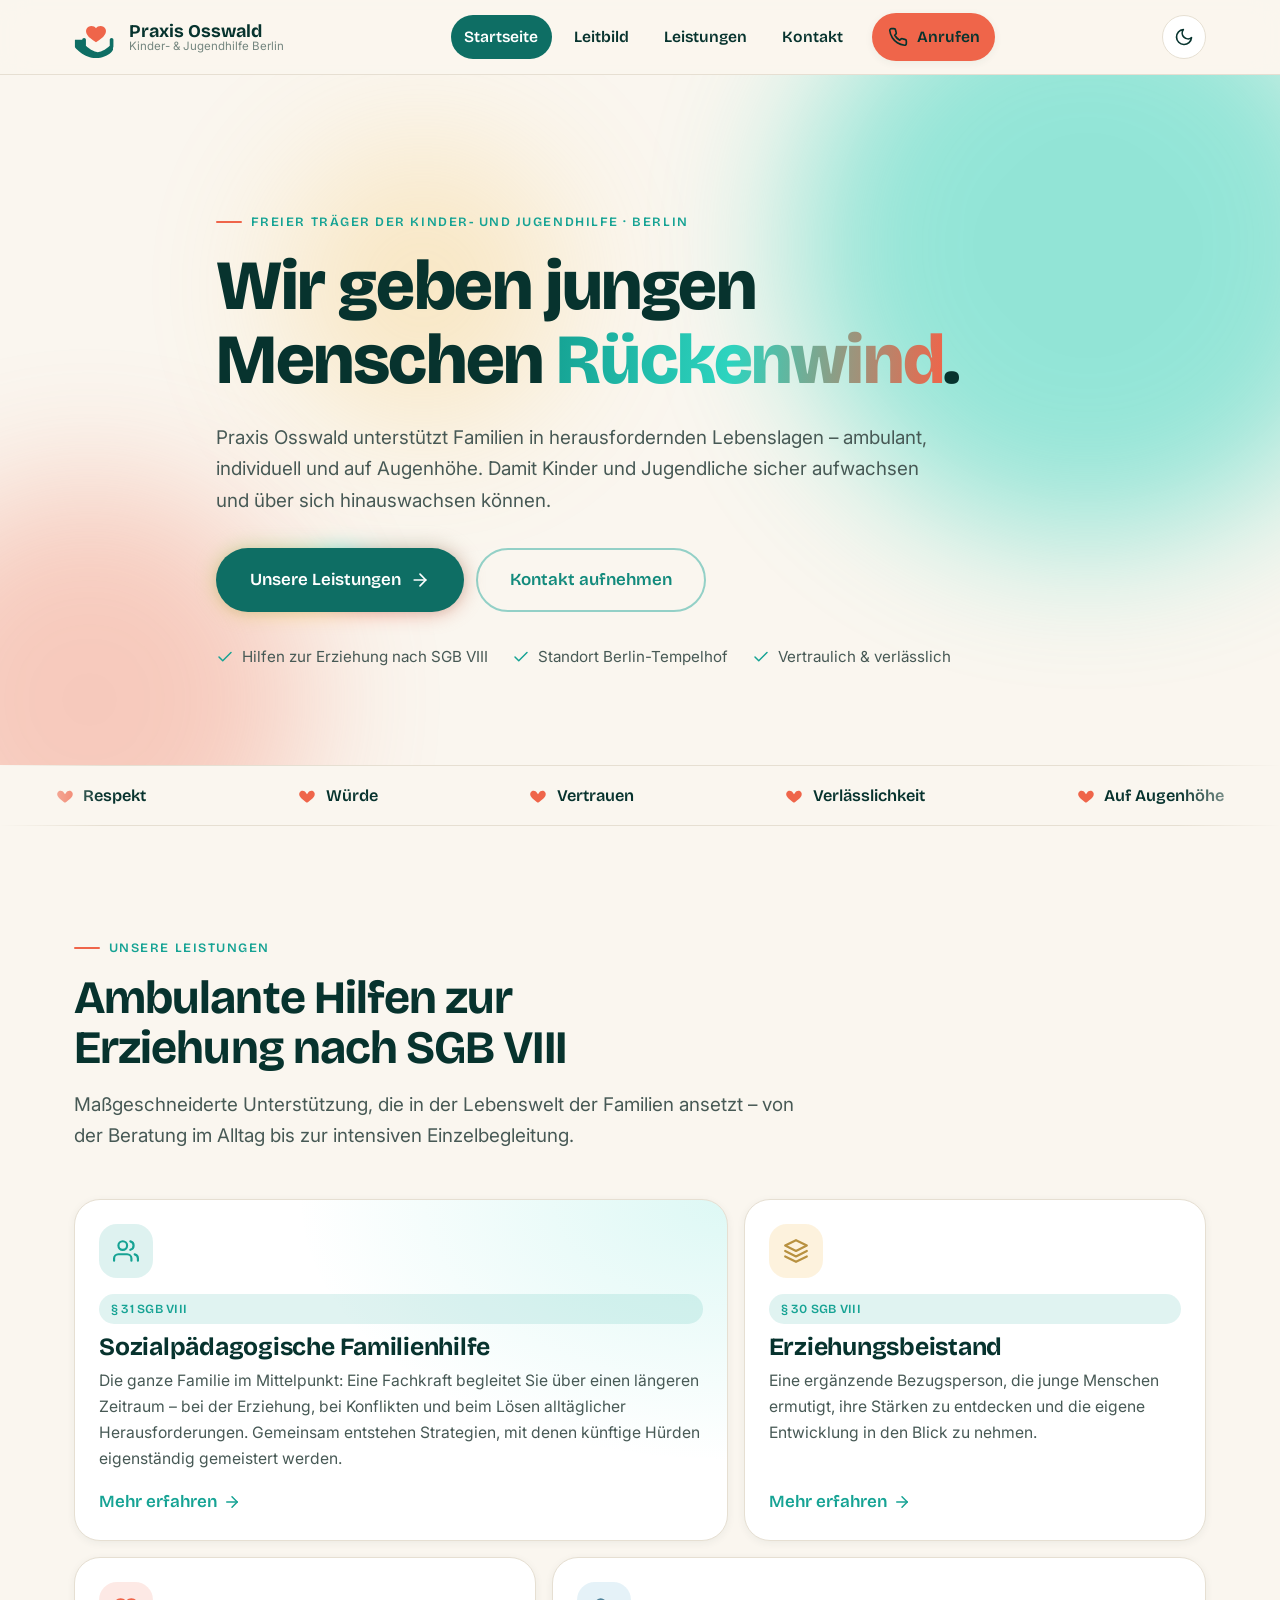
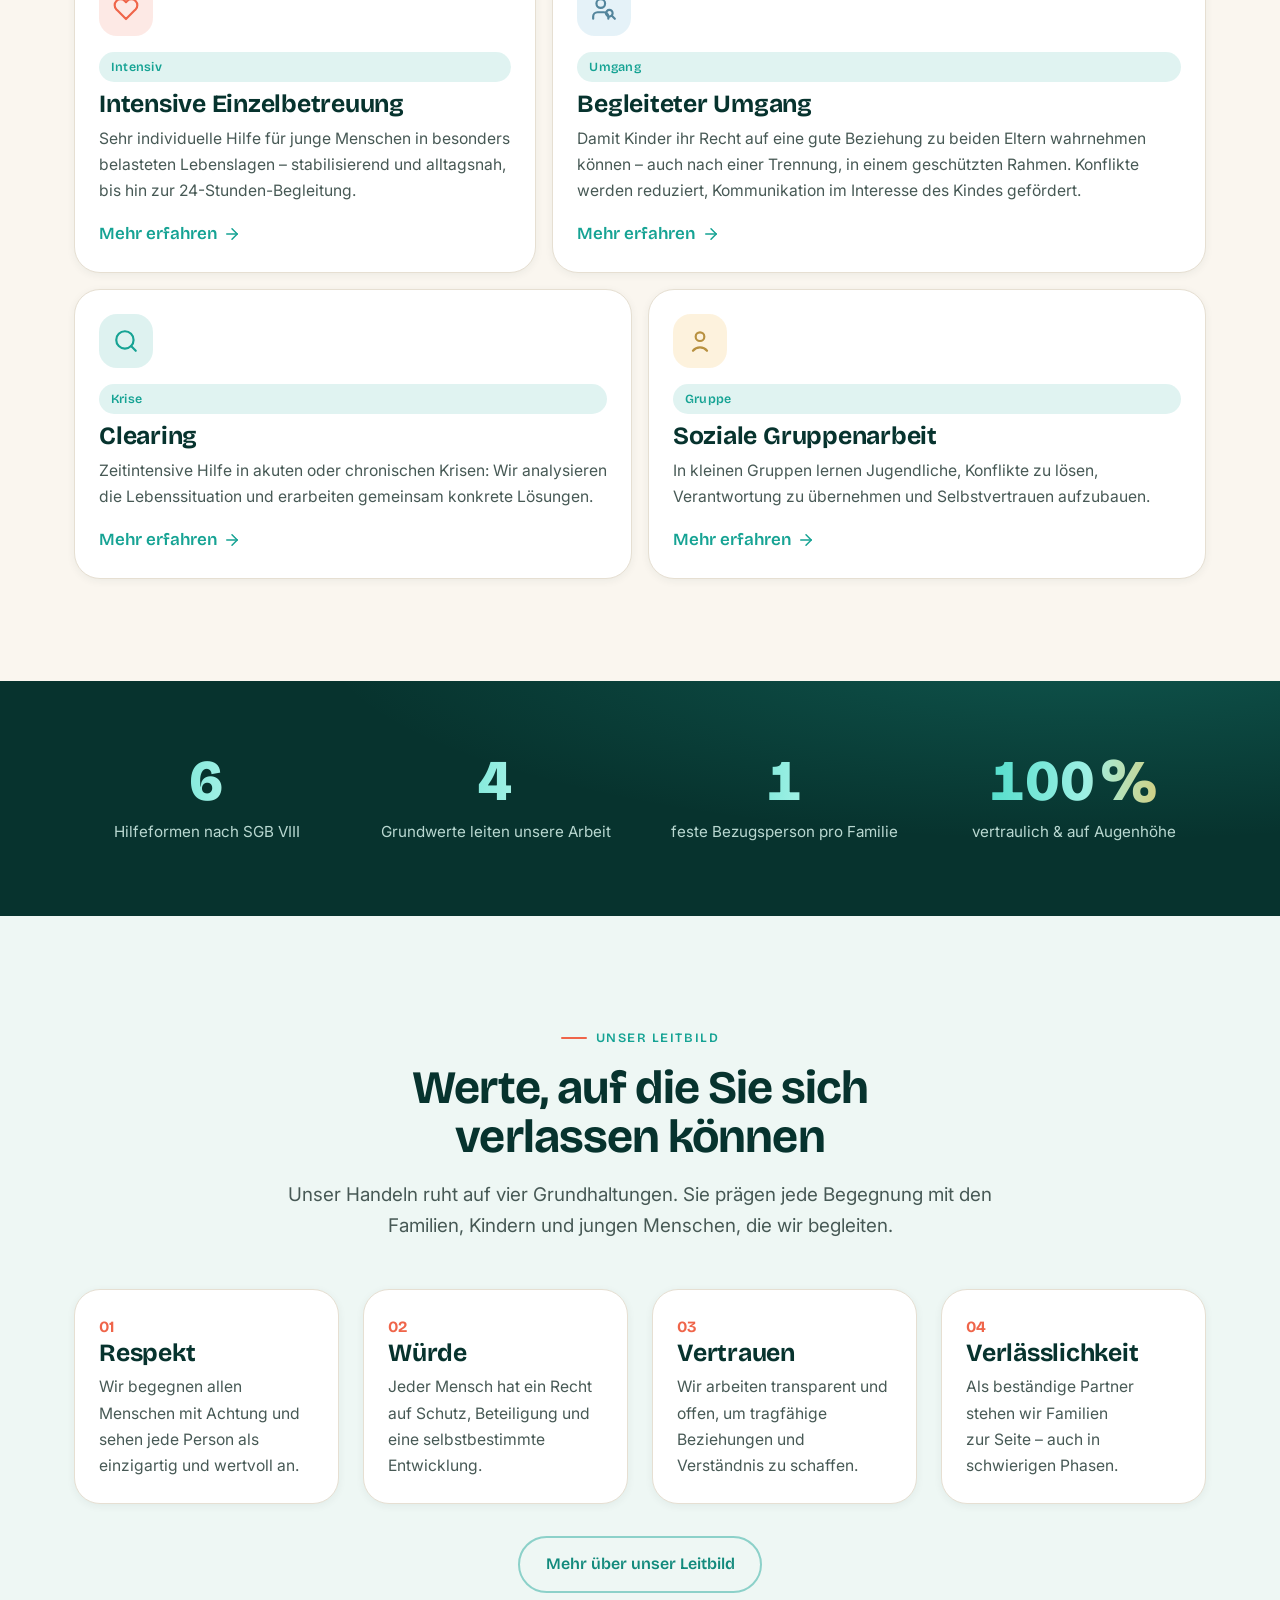
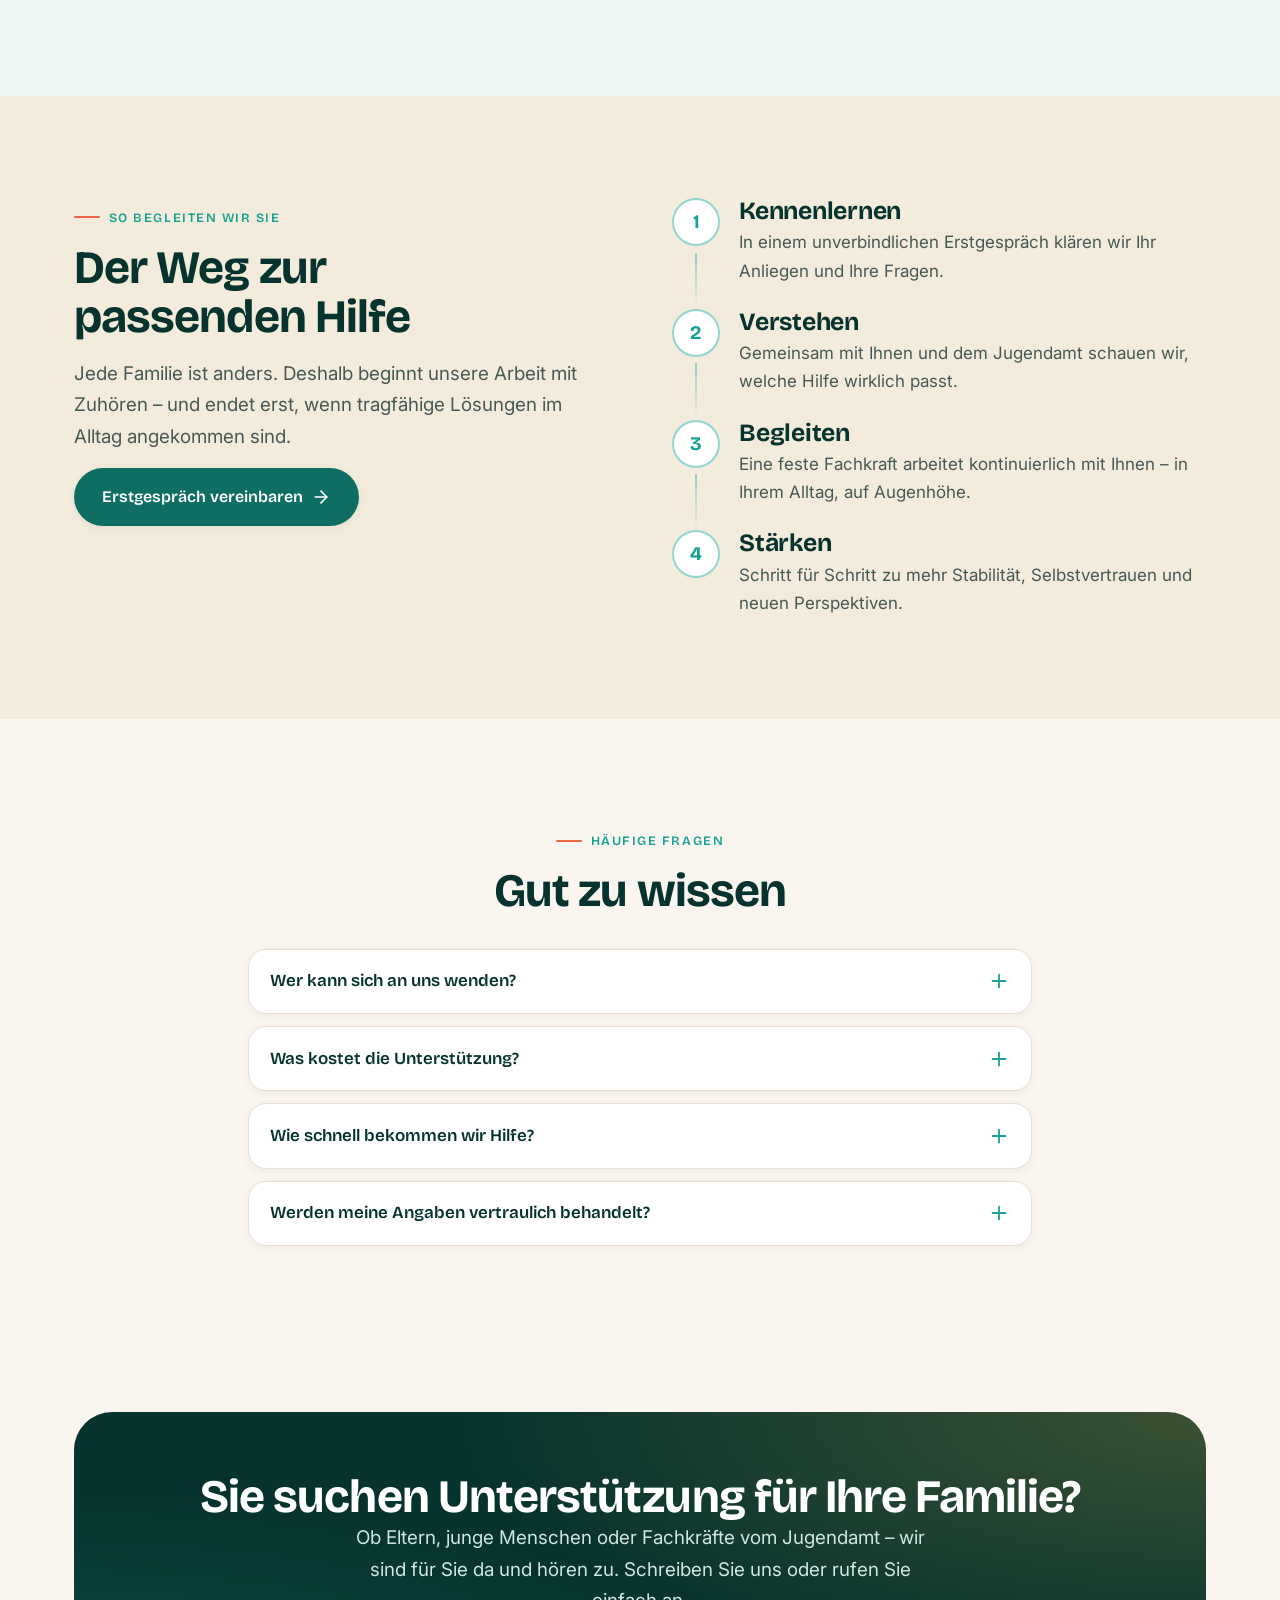
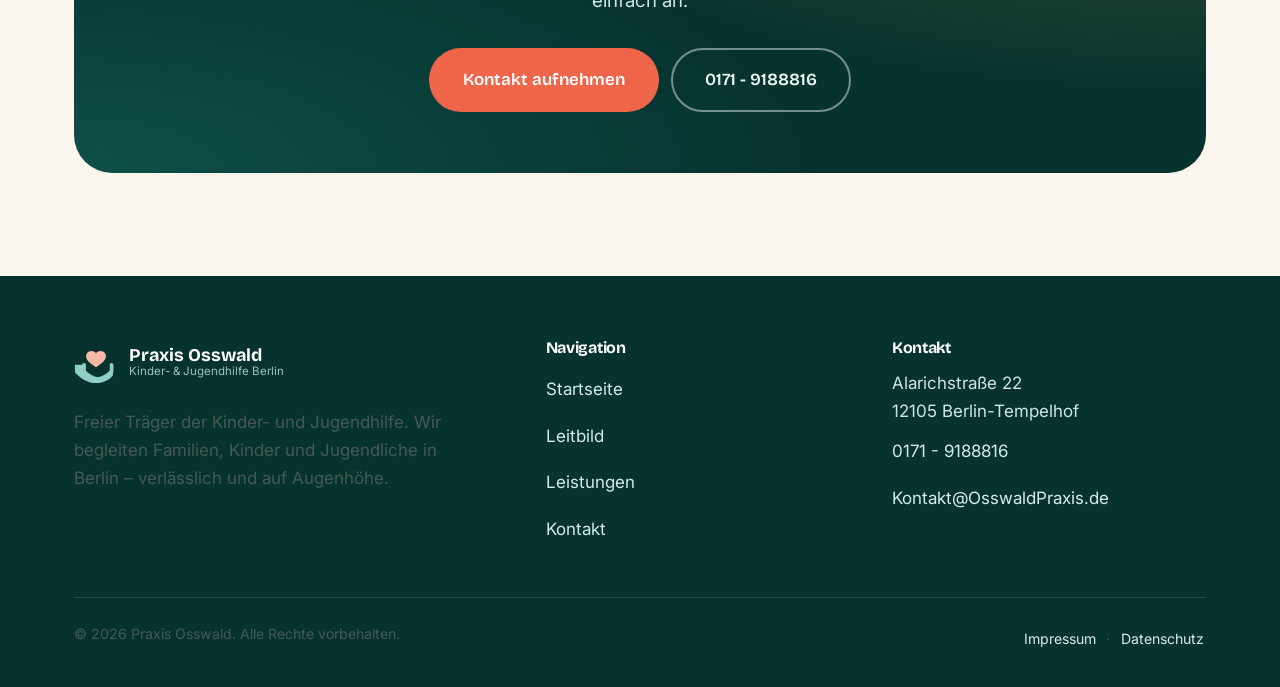
<file: index.html>
<!DOCTYPE html>
<html lang="de">
<head>
  <meta charset="UTF-8" />
  <meta name="viewport" content="width=device-width, initial-scale=1" />
  <title>Praxis Osswald – freier Träger der Kinder- und Jugendhilfe in Berlin</title>
  <meta name="description" content="Praxis Osswald ist ein freier Träger der Kinder- und Jugendhilfe in Berlin-Tempelhof. Wir bieten ambulante Hilfen zur Erziehung nach SGB VIII und begleiten Familien, Kinder und Jugendliche verlässlich und auf Augenhöhe." />
  <link rel="icon" href="assets/img/favicon.svg" type="image/svg+xml" />
  <link rel="preconnect" href="https://fonts.googleapis.com" />
  <link rel="preconnect" href="https://fonts.gstatic.com" crossorigin />
  <link href="https://fonts.googleapis.com/css2?family=Bricolage+Grotesque:opsz,wght@12..96,500;12..96,600;12..96,700;12..96,800&family=Inter:wght@400;500;600&display=swap" rel="stylesheet" />
  <script>document.documentElement.classList.add("js");try{var t=localStorage.getItem("theme");if(t)document.documentElement.setAttribute("data-theme",t)}catch(e){}</script>
  <link rel="stylesheet" href="assets/css/styles.css" />
</head>
<body>
  <a class="skip-link" href="#main">Zum Inhalt springen</a>

  <!-- ============ HEADER ============ -->
  <header class="site-header">
    <div class="container site-header__inner site-nav">
      <a class="brand" href="index.html" aria-label="Praxis Osswald – Startseite">
        <svg class="brand__mark" viewBox="0 0 48 48" fill="none" aria-hidden="true" xmlns="http://www.w3.org/2000/svg">
          <path d="M24 14.5c2.2-3.6 8.6-3.4 10.4.8 1.6 3.7-1.1 7.4-4 9.9-1.9 1.6-4.3 3.2-6.4 4.6-2.1-1.4-4.5-3-6.4-4.6-2.9-2.5-5.6-6.2-4-9.9 1.8-4.2 8.2-4.4 10.4-.8Z" fill="#ef654a"/>
          <path d="M9 27c0-1.1.9-2 2-2s2 .9 2 2v6.5c1.6 1.7 4.7 4 8 5.6 2.3 1.1 4 1.4 5 1.4s2.7-.3 5-1.4c3.3-1.6 6.4-3.9 8-5.6V27c0-1.1.9-2 2-2s2 .9 2 2v7.4c0 .6-.2 1.1-.6 1.5C44 38.6 38.7 43 33 45.4c-3 1.2-5.2 1.6-9 1.6s-6-.4-9-1.6C9.3 43 4 38.6 1.6 35.9 1.2 35.5 1 35 1 34.4V27" fill="#0e6e64"/>
        </svg>
        <span class="brand__text">
          <span class="brand__name">Praxis Osswald</span>
          <span class="brand__tag">Kinder- &amp; Jugendhilfe Berlin</span>
        </span>
      </a>

      <nav class="nav" aria-label="Hauptnavigation">
        <a href="index.html" aria-current="page">Startseite</a>
        <a href="leitbild.html">Leitbild</a>
        <a href="leistungen.html">Leistungen</a>
        <a href="kontakt.html">Kontakt</a>
        <a class="btn btn--accent nav__cta" href="tel:+491719188816">
          <svg class="icon" viewBox="0 0 24 24" fill="none" stroke="currentColor" stroke-width="2" stroke-linecap="round" stroke-linejoin="round" aria-hidden="true"><path d="M22 16.92v3a2 2 0 0 1-2.18 2 19.79 19.79 0 0 1-8.63-3.07 19.5 19.5 0 0 1-6-6 19.79 19.79 0 0 1-3.07-8.67A2 2 0 0 1 4.11 2h3a2 2 0 0 1 2 1.72c.13.96.36 1.9.7 2.81a2 2 0 0 1-.45 2.11L8.09 9.91a16 16 0 0 0 6 6l1.27-1.27a2 2 0 0 1 2.11-.45c.9.34 1.85.57 2.81.7A2 2 0 0 1 22 16.92Z"/></svg>
          Anrufen
        </a>
      </nav>

      <div class="header-tools">
        <button class="theme-toggle" type="button" data-theme-toggle aria-label="Zwischen hellem und dunklem Design wechseln">
          <svg class="icon icon--moon" viewBox="0 0 24 24" fill="none" stroke="currentColor" stroke-width="2" stroke-linecap="round" stroke-linejoin="round" aria-hidden="true"><path d="M21 12.79A9 9 0 1 1 11.21 3 7 7 0 0 0 21 12.79Z"/></svg>
          <svg class="icon icon--sun" viewBox="0 0 24 24" fill="none" stroke="currentColor" stroke-width="2" stroke-linecap="round" stroke-linejoin="round" aria-hidden="true"><circle cx="12" cy="12" r="4"/><path d="M12 2v2m0 16v2M4.93 4.93l1.41 1.41m11.32 11.32 1.41 1.41M2 12h2m16 0h2M6.34 17.66l-1.41 1.41M19.07 4.93l-1.41 1.41"/></svg>
        </button>
        <button class="nav-toggle" type="button" aria-label="Menü öffnen" aria-expanded="false">
          <svg class="icon" viewBox="0 0 24 24" fill="none" stroke="currentColor" stroke-width="2" stroke-linecap="round" aria-hidden="true"><line x1="3" y1="6" x2="21" y2="6"/><line x1="3" y1="12" x2="21" y2="12"/><line x1="3" y1="18" x2="21" y2="18"/></svg>
        </button>
      </div>
    </div>
    <div class="scroll-progress" aria-hidden="true"></div>
  </header>

  <main id="main">
    <!-- ============ HERO ============ -->
    <section class="hero">
      <div class="hero__mesh" aria-hidden="true">
        <span class="mesh mesh--1"></span>
        <span class="mesh mesh--2"></span>
        <span class="mesh mesh--3"></span>
      </div>
      <div class="container hero__inner">
        <span class="eyebrow">Freier Träger der Kinder- und Jugendhilfe · Berlin</span>
        <h1>Wir geben jungen Menschen <span class="grad">Rückenwind</span>.</h1>
        <p class="lead measure">Praxis Osswald unterstützt Familien in herausfordernden Lebenslagen – ambulant, individuell und auf Augenhöhe. Damit Kinder und Jugendliche sicher aufwachsen und über sich hinauswachsen können.</p>
        <div class="hero__actions">
          <a class="btn btn--glow btn--lg" href="leistungen.html">Unsere Leistungen
            <svg class="icon" viewBox="0 0 24 24" fill="none" stroke="currentColor" stroke-width="2" stroke-linecap="round" stroke-linejoin="round" aria-hidden="true"><line x1="5" y1="12" x2="19" y2="12"/><polyline points="12 5 19 12 12 19"/></svg>
          </a>
          <a class="btn btn--ghost btn--lg" href="kontakt.html">Kontakt aufnehmen</a>
        </div>
        <ul class="hero__trust">
          <li><svg class="icon" viewBox="0 0 24 24" fill="none" stroke="currentColor" stroke-width="2" stroke-linecap="round" stroke-linejoin="round" aria-hidden="true"><path d="M20 6 9 17l-5-5"/></svg> Hilfen zur Erziehung nach SGB VIII</li>
          <li><svg class="icon" viewBox="0 0 24 24" fill="none" stroke="currentColor" stroke-width="2" stroke-linecap="round" stroke-linejoin="round" aria-hidden="true"><path d="M20 6 9 17l-5-5"/></svg> Standort Berlin-Tempelhof</li>
          <li><svg class="icon" viewBox="0 0 24 24" fill="none" stroke="currentColor" stroke-width="2" stroke-linecap="round" stroke-linejoin="round" aria-hidden="true"><path d="M20 6 9 17l-5-5"/></svg> Vertraulich &amp; verlässlich</li>
        </ul>
      </div>
    </section>

    <!-- ============ VALUES MARQUEE ============ -->
    <div class="marquee" aria-label="Unsere Grundwerte">
      <div class="marquee__track">
        <span class="marquee__item"><svg class="icon" viewBox="0 0 24 24" fill="currentColor" aria-hidden="true"><path d="M12 21s-7.5-4.6-9.8-9C.6 8.6 2.6 5 6.1 5c2 0 3.4 1 4.2 2.3l1.7 2.4 1.7-2.4C14.5 6 15.9 5 17.9 5c3.5 0 5.5 3.6 3.9 7-2.3 4.4-9.8 9-9.8 9Z"/></svg> Respekt</span>
        <span class="marquee__item"><svg class="icon" viewBox="0 0 24 24" fill="currentColor" aria-hidden="true"><path d="M12 21s-7.5-4.6-9.8-9C.6 8.6 2.6 5 6.1 5c2 0 3.4 1 4.2 2.3l1.7 2.4 1.7-2.4C14.5 6 15.9 5 17.9 5c3.5 0 5.5 3.6 3.9 7-2.3 4.4-9.8 9-9.8 9Z"/></svg> Würde</span>
        <span class="marquee__item"><svg class="icon" viewBox="0 0 24 24" fill="currentColor" aria-hidden="true"><path d="M12 21s-7.5-4.6-9.8-9C.6 8.6 2.6 5 6.1 5c2 0 3.4 1 4.2 2.3l1.7 2.4 1.7-2.4C14.5 6 15.9 5 17.9 5c3.5 0 5.5 3.6 3.9 7-2.3 4.4-9.8 9-9.8 9Z"/></svg> Vertrauen</span>
        <span class="marquee__item"><svg class="icon" viewBox="0 0 24 24" fill="currentColor" aria-hidden="true"><path d="M12 21s-7.5-4.6-9.8-9C.6 8.6 2.6 5 6.1 5c2 0 3.4 1 4.2 2.3l1.7 2.4 1.7-2.4C14.5 6 15.9 5 17.9 5c3.5 0 5.5 3.6 3.9 7-2.3 4.4-9.8 9-9.8 9Z"/></svg> Verlässlichkeit</span>
        <span class="marquee__item"><svg class="icon" viewBox="0 0 24 24" fill="currentColor" aria-hidden="true"><path d="M12 21s-7.5-4.6-9.8-9C.6 8.6 2.6 5 6.1 5c2 0 3.4 1 4.2 2.3l1.7 2.4 1.7-2.4C14.5 6 15.9 5 17.9 5c3.5 0 5.5 3.6 3.9 7-2.3 4.4-9.8 9-9.8 9Z"/></svg> Auf Augenhöhe</span>
      </div>
      <div class="marquee__track" aria-hidden="true">
        <span class="marquee__item"><svg class="icon" viewBox="0 0 24 24" fill="currentColor"><path d="M12 21s-7.5-4.6-9.8-9C.6 8.6 2.6 5 6.1 5c2 0 3.4 1 4.2 2.3l1.7 2.4 1.7-2.4C14.5 6 15.9 5 17.9 5c3.5 0 5.5 3.6 3.9 7-2.3 4.4-9.8 9-9.8 9Z"/></svg> Respekt</span>
        <span class="marquee__item"><svg class="icon" viewBox="0 0 24 24" fill="currentColor"><path d="M12 21s-7.5-4.6-9.8-9C.6 8.6 2.6 5 6.1 5c2 0 3.4 1 4.2 2.3l1.7 2.4 1.7-2.4C14.5 6 15.9 5 17.9 5c3.5 0 5.5 3.6 3.9 7-2.3 4.4-9.8 9-9.8 9Z"/></svg> Würde</span>
        <span class="marquee__item"><svg class="icon" viewBox="0 0 24 24" fill="currentColor"><path d="M12 21s-7.5-4.6-9.8-9C.6 8.6 2.6 5 6.1 5c2 0 3.4 1 4.2 2.3l1.7 2.4 1.7-2.4C14.5 6 15.9 5 17.9 5c3.5 0 5.5 3.6 3.9 7-2.3 4.4-9.8 9-9.8 9Z"/></svg> Vertrauen</span>
        <span class="marquee__item"><svg class="icon" viewBox="0 0 24 24" fill="currentColor"><path d="M12 21s-7.5-4.6-9.8-9C.6 8.6 2.6 5 6.1 5c2 0 3.4 1 4.2 2.3l1.7 2.4 1.7-2.4C14.5 6 15.9 5 17.9 5c3.5 0 5.5 3.6 3.9 7-2.3 4.4-9.8 9-9.8 9Z"/></svg> Verlässlichkeit</span>
        <span class="marquee__item"><svg class="icon" viewBox="0 0 24 24" fill="currentColor"><path d="M12 21s-7.5-4.6-9.8-9C.6 8.6 2.6 5 6.1 5c2 0 3.4 1 4.2 2.3l1.7 2.4 1.7-2.4C14.5 6 15.9 5 17.9 5c3.5 0 5.5 3.6 3.9 7-2.3 4.4-9.8 9-9.8 9Z"/></svg> Auf Augenhöhe</span>
      </div>
    </div>

    <!-- ============ BENTO: LEISTUNGEN ============ -->
    <section class="section">
      <div class="container">
        <div class="stack" style="max-width:46rem;">
          <span class="eyebrow">Unsere Leistungen</span>
          <h2>Ambulante Hilfen zur Erziehung nach SGB&nbsp;VIII</h2>
          <p class="lead">Maßgeschneiderte Unterstützung, die in der Lebenswelt der Familien ansetzt – von der Beratung im Alltag bis zur intensiven Einzelbegleitung.</p>
        </div>

        <div class="bento">
          <a class="card card--link card--feature b-7 reveal" href="leistungen.html#familienhilfe">
            <span class="chip" aria-hidden="true"><svg class="icon" viewBox="0 0 24 24" fill="none" stroke="currentColor" stroke-width="2" stroke-linecap="round" stroke-linejoin="round"><path d="M17 21v-2a4 4 0 0 0-4-4H5a4 4 0 0 0-4 4v2"/><circle cx="9" cy="7" r="4"/><path d="M23 21v-2a4 4 0 0 0-3-3.87"/><path d="M16 3.13a4 4 0 0 1 0 7.75"/></svg></span>
            <span class="tag">§ 31 SGB VIII</span>
            <h3 style="margin-top:.6rem;">Sozialpädagogische Familienhilfe</h3>
            <p>Die ganze Familie im Mittelpunkt: Eine Fachkraft begleitet Sie über einen längeren Zeitraum – bei der Erziehung, bei Konflikten und beim Lösen alltäglicher Herausforderungen. Gemeinsam entstehen Strategien, mit denen künftige Hürden eigenständig gemeistert werden.</p>
            <span class="card__more">Mehr erfahren <svg class="icon" viewBox="0 0 24 24" fill="none" stroke="currentColor" stroke-width="2" stroke-linecap="round" stroke-linejoin="round"><line x1="5" y1="12" x2="19" y2="12"/><polyline points="12 5 19 12 12 19"/></svg></span>
          </a>

          <a class="card card--link b-5 reveal" href="leistungen.html#erziehungsbeistand">
            <span class="chip chip--sun" aria-hidden="true"><svg class="icon" viewBox="0 0 24 24" fill="none" stroke="currentColor" stroke-width="2" stroke-linecap="round" stroke-linejoin="round"><path d="M12 2 2 7l10 5 10-5-10-5Z"/><path d="m2 17 10 5 10-5"/><path d="m2 12 10 5 10-5"/></svg></span>
            <span class="tag">§ 30 SGB VIII</span>
            <h3 style="margin-top:.6rem;">Erziehungsbeistand</h3>
            <p>Eine ergänzende Bezugsperson, die junge Menschen ermutigt, ihre Stärken zu entdecken und die eigene Entwicklung in den Blick zu nehmen.</p>
            <span class="card__more">Mehr erfahren <svg class="icon" viewBox="0 0 24 24" fill="none" stroke="currentColor" stroke-width="2" stroke-linecap="round" stroke-linejoin="round"><line x1="5" y1="12" x2="19" y2="12"/><polyline points="12 5 19 12 12 19"/></svg></span>
          </a>

          <a class="card card--link b-5 reveal" href="leistungen.html#einzelbetreuung">
            <span class="chip chip--coral" aria-hidden="true"><svg class="icon" viewBox="0 0 24 24" fill="none" stroke="currentColor" stroke-width="2" stroke-linecap="round" stroke-linejoin="round"><path d="M20.84 4.61a5.5 5.5 0 0 0-7.78 0L12 5.67l-1.06-1.06a5.5 5.5 0 0 0-7.78 7.78l1.06 1.06L12 21.23l7.78-7.78 1.06-1.06a5.5 5.5 0 0 0 0-7.78Z"/></svg></span>
            <span class="tag">Intensiv</span>
            <h3 style="margin-top:.6rem;">Intensive Einzelbetreuung</h3>
            <p>Sehr individuelle Hilfe für junge Menschen in besonders belasteten Lebenslagen – stabilisierend und alltagsnah, bis hin zur 24-Stunden-Begleitung.</p>
            <span class="card__more">Mehr erfahren <svg class="icon" viewBox="0 0 24 24" fill="none" stroke="currentColor" stroke-width="2" stroke-linecap="round" stroke-linejoin="round"><line x1="5" y1="12" x2="19" y2="12"/><polyline points="12 5 19 12 12 19"/></svg></span>
          </a>

          <a class="card card--link b-7 reveal" href="leistungen.html#begleiteter-umgang">
            <span class="chip chip--sky" aria-hidden="true"><svg class="icon" viewBox="0 0 24 24" fill="none" stroke="currentColor" stroke-width="2" stroke-linecap="round" stroke-linejoin="round"><path d="M16 21v-2a4 4 0 0 0-4-4H6a4 4 0 0 0-4 4v2"/><circle cx="9" cy="7" r="4"/><path d="m22 21-3-3m0 0a3 3 0 1 0-4.24-4.24A3 3 0 0 0 19 18Z"/></svg></span>
            <span class="tag">Umgang</span>
            <h3 style="margin-top:.6rem;">Begleiteter Umgang</h3>
            <p>Damit Kinder ihr Recht auf eine gute Beziehung zu beiden Eltern wahrnehmen können – auch nach einer Trennung, in einem geschützten Rahmen. Konflikte werden reduziert, Kommunikation im Interesse des Kindes gefördert.</p>
            <span class="card__more">Mehr erfahren <svg class="icon" viewBox="0 0 24 24" fill="none" stroke="currentColor" stroke-width="2" stroke-linecap="round" stroke-linejoin="round"><line x1="5" y1="12" x2="19" y2="12"/><polyline points="12 5 19 12 12 19"/></svg></span>
          </a>

          <a class="card card--link b-6 reveal" href="leistungen.html#clearing">
            <span class="chip" aria-hidden="true"><svg class="icon" viewBox="0 0 24 24" fill="none" stroke="currentColor" stroke-width="2" stroke-linecap="round" stroke-linejoin="round"><circle cx="11" cy="11" r="8"/><path d="m21 21-4.3-4.3"/></svg></span>
            <span class="tag">Krise</span>
            <h3 style="margin-top:.6rem;">Clearing</h3>
            <p>Zeitintensive Hilfe in akuten oder chronischen Krisen: Wir analysieren die Lebenssituation und erarbeiten gemeinsam konkrete Lösungen.</p>
            <span class="card__more">Mehr erfahren <svg class="icon" viewBox="0 0 24 24" fill="none" stroke="currentColor" stroke-width="2" stroke-linecap="round" stroke-linejoin="round"><line x1="5" y1="12" x2="19" y2="12"/><polyline points="12 5 19 12 12 19"/></svg></span>
          </a>

          <a class="card card--link b-6 reveal" href="leistungen.html#gruppenarbeit">
            <span class="chip chip--sun" aria-hidden="true"><svg class="icon" viewBox="0 0 24 24" fill="none" stroke="currentColor" stroke-width="2" stroke-linecap="round" stroke-linejoin="round"><circle cx="12" cy="8" r="4"/><path d="M5.5 21a8.38 8.38 0 0 1 13 0"/></svg></span>
            <span class="tag">Gruppe</span>
            <h3 style="margin-top:.6rem;">Soziale Gruppenarbeit</h3>
            <p>In kleinen Gruppen lernen Jugendliche, Konflikte zu lösen, Verantwortung zu übernehmen und Selbstvertrauen aufzubauen.</p>
            <span class="card__more">Mehr erfahren <svg class="icon" viewBox="0 0 24 24" fill="none" stroke="currentColor" stroke-width="2" stroke-linecap="round" stroke-linejoin="round"><line x1="5" y1="12" x2="19" y2="12"/><polyline points="12 5 19 12 12 19"/></svg></span>
          </a>
        </div>
      </div>
    </section>

    <!-- ============ STATS ============ -->
    <section class="stats" aria-label="Praxis Osswald in Zahlen">
      <div class="container stats__grid">
        <div class="stat reveal">
          <span class="stat__num" data-count="6">6</span>
          <span class="stat__label">Hilfeformen nach SGB VIII</span>
        </div>
        <div class="stat reveal">
          <span class="stat__num" data-count="4">4</span>
          <span class="stat__label">Grundwerte leiten unsere Arbeit</span>
        </div>
        <div class="stat reveal">
          <span class="stat__num" data-count="1">1</span>
          <span class="stat__label">feste Bezugsperson pro Familie</span>
        </div>
        <div class="stat reveal">
          <span class="stat__num" data-count="100" data-suffix="&thinsp;%">100&thinsp;%</span>
          <span class="stat__label">vertraulich &amp; auf Augenhöhe</span>
        </div>
      </div>
    </section>

    <!-- ============ VALUES ============ -->
    <section class="section bg-soft">
      <div class="container">
        <div class="center stack" style="margin-inline:auto; max-width:46rem;">
          <span class="eyebrow" style="margin-inline:auto;">Unser Leitbild</span>
          <h2>Werte, auf die Sie sich verlassen können</h2>
          <p class="lead">Unser Handeln ruht auf vier Grundhaltungen. Sie prägen jede Begegnung mit den Familien, Kindern und jungen Menschen, die wir begleiten.</p>
        </div>
        <div class="grid grid--4" style="margin-top: var(--space-7);">
          <div class="card value reveal">
            <p class="value__num">01</p>
            <h3>Respekt</h3>
            <p>Wir begegnen allen Menschen mit Achtung und sehen jede Person als einzigartig und wertvoll an.</p>
          </div>
          <div class="card value reveal">
            <p class="value__num">02</p>
            <h3>Würde</h3>
            <p>Jeder Mensch hat ein Recht auf Schutz, Beteiligung und eine selbstbestimmte Entwicklung.</p>
          </div>
          <div class="card value reveal">
            <p class="value__num">03</p>
            <h3>Vertrauen</h3>
            <p>Wir arbeiten transparent und offen, um tragfähige Beziehungen und Verständnis zu schaffen.</p>
          </div>
          <div class="card value reveal">
            <p class="value__num">04</p>
            <h3>Verlässlichkeit</h3>
            <p>Als beständige Partner stehen wir Familien zur Seite – auch in schwierigen Phasen.</p>
          </div>
        </div>
        <p class="center" style="margin-top: var(--space-6);">
          <a class="btn btn--ghost" href="leitbild.html">Mehr über unser Leitbild</a>
        </p>
      </div>
    </section>

    <!-- ============ PROCESS ============ -->
    <section class="section bg-sand">
      <div class="container">
        <div class="grid grid--2" style="align-items:start; gap: clamp(2rem,5vw,4rem);">
          <div class="stack">
            <span class="eyebrow">So begleiten wir Sie</span>
            <h2>Der Weg zur passenden Hilfe</h2>
            <p class="lead">Jede Familie ist anders. Deshalb beginnt unsere Arbeit mit Zuhören – und endet erst, wenn tragfähige Lösungen im Alltag angekommen sind.</p>
            <p><a class="btn" href="kontakt.html">Erstgespräch vereinbaren
              <svg class="icon" viewBox="0 0 24 24" fill="none" stroke="currentColor" stroke-width="2" stroke-linecap="round" stroke-linejoin="round" aria-hidden="true"><line x1="5" y1="12" x2="19" y2="12"/><polyline points="12 5 19 12 12 19"/></svg></a></p>
          </div>
          <div class="steps">
            <div class="step reveal"><h3>Kennenlernen</h3><p>In einem unverbindlichen Erstgespräch klären wir Ihr Anliegen und Ihre Fragen.</p></div>
            <div class="step reveal"><h3>Verstehen</h3><p>Gemeinsam mit Ihnen und dem Jugendamt schauen wir, welche Hilfe wirklich passt.</p></div>
            <div class="step reveal"><h3>Begleiten</h3><p>Eine feste Fachkraft arbeitet kontinuierlich mit Ihnen – in Ihrem Alltag, auf Augenhöhe.</p></div>
            <div class="step reveal"><h3>Stärken</h3><p>Schritt für Schritt zu mehr Stabilität, Selbstvertrauen und neuen Perspektiven.</p></div>
          </div>
        </div>
      </div>
    </section>

    <!-- ============ FAQ ============ -->
    <section class="section">
      <div class="container" style="max-width:52rem;">
        <div class="center stack">
          <span class="eyebrow" style="margin-inline:auto;">Häufige Fragen</span>
          <h2>Gut zu wissen</h2>
        </div>
        <div class="faq-list">
          <details class="faq reveal" name="faq">
            <summary>Wer kann sich an uns wenden?
              <svg class="icon" viewBox="0 0 24 24" fill="none" stroke="currentColor" stroke-width="2" stroke-linecap="round" aria-hidden="true"><line x1="12" y1="5" x2="12" y2="19"/><line x1="5" y1="12" x2="19" y2="12"/></svg>
            </summary>
            <div class="faq__body">
              <p>Eltern und Sorgeberechtigte, Kinder und Jugendliche sowie Fachkräfte der Jugendämter. Auch wenn Sie unsicher sind, ob eine Hilfe zur Erziehung das Richtige ist: Rufen Sie uns einfach an – wir hören zu und denken mit.</p>
            </div>
          </details>
          <details class="faq reveal" name="faq">
            <summary>Was kostet die Unterstützung?
              <svg class="icon" viewBox="0 0 24 24" fill="none" stroke="currentColor" stroke-width="2" stroke-linecap="round" aria-hidden="true"><line x1="12" y1="5" x2="12" y2="19"/><line x1="5" y1="12" x2="19" y2="12"/></svg>
            </summary>
            <div class="faq__body">
              <p>Hilfen zur Erziehung nach SGB VIII werden über das zuständige Jugendamt bewilligt und finanziert. Für Familien entstehen in der Regel keine Kosten.</p>
            </div>
          </details>
          <details class="faq reveal" name="faq">
            <summary>Wie schnell bekommen wir Hilfe?
              <svg class="icon" viewBox="0 0 24 24" fill="none" stroke="currentColor" stroke-width="2" stroke-linecap="round" aria-hidden="true"><line x1="12" y1="5" x2="12" y2="19"/><line x1="5" y1="12" x2="19" y2="12"/></svg>
            </summary>
            <div class="faq__body">
              <p>Ein Erstgespräch ist meist kurzfristig möglich. Den Weg über den Hilfeplan mit dem Jugendamt gehen wir gemeinsam mit Ihnen – in Krisensituationen (z.&nbsp;B. beim Clearing) handeln wir besonders zeitnah.</p>
            </div>
          </details>
          <details class="faq reveal" name="faq">
            <summary>Werden meine Angaben vertraulich behandelt?
              <svg class="icon" viewBox="0 0 24 24" fill="none" stroke="currentColor" stroke-width="2" stroke-linecap="round" aria-hidden="true"><line x1="12" y1="5" x2="12" y2="19"/><line x1="5" y1="12" x2="19" y2="12"/></svg>
            </summary>
            <div class="faq__body">
              <p>Ja. Vertraulichkeit und Datenschutz sind für uns selbstverständlich. Informationen werden nur mit Ihrem Einverständnis weitergegeben – Transparenz Ihnen gegenüber ist Teil unseres Leitbilds.</p>
            </div>
          </details>
        </div>
      </div>
    </section>

    <!-- ============ CTA ============ -->
    <section class="section--tight" style="padding-bottom: clamp(3.5rem,8vw,6.5rem);">
      <div class="container">
        <div class="cta-band reveal">
          <h2>Sie suchen Unterstützung für Ihre Familie?</h2>
          <p class="lead measure" style="max-width:48ch;">Ob Eltern, junge Menschen oder Fachkräfte vom Jugendamt – wir sind für Sie da und hören zu. Schreiben Sie uns oder rufen Sie einfach an.</p>
          <div class="hero__actions">
            <a class="btn btn--accent btn--lg" href="kontakt.html">Kontakt aufnehmen</a>
            <a class="btn btn--ghost btn--lg" href="tel:+491719188816" style="color:#eaf5f2; border-color:rgba(255,255,255,.45);">0171 - 9188816</a>
          </div>
        </div>
      </div>
    </section>
  </main>

  <!-- ============ FOOTER ============ -->
  <footer class="site-footer">
    <div class="container">
      <div class="footer__grid">
        <div class="footer__brand">
          <a class="brand" href="index.html" aria-label="Praxis Osswald – Startseite">
            <svg class="brand__mark" viewBox="0 0 48 48" fill="none" aria-hidden="true" xmlns="http://www.w3.org/2000/svg">
              <path d="M24 14.5c2.2-3.6 8.6-3.4 10.4.8 1.6 3.7-1.1 7.4-4 9.9-1.9 1.6-4.3 3.2-6.4 4.6-2.1-1.4-4.5-3-6.4-4.6-2.9-2.5-5.6-6.2-4-9.9 1.8-4.2 8.2-4.4 10.4-.8Z" fill="#f6b9a6"/>
              <path d="M9 27c0-1.1.9-2 2-2s2 .9 2 2v6.5c1.6 1.7 4.7 4 8 5.6 2.3 1.1 4 1.4 5 1.4s2.7-.3 5-1.4c3.3-1.6 6.4-3.9 8-5.6V27c0-1.1.9-2 2-2s2 .9 2 2v7.4c0 .6-.2 1.1-.6 1.5C44 38.6 38.7 43 33 45.4c-3 1.2-5.2 1.6-9 1.6s-6-.4-9-1.6C9.3 43 4 38.6 1.6 35.9 1.2 35.5 1 35 1 34.4V27" fill="#8fcfc6"/>
            </svg>
            <span class="brand__text">
              <span class="brand__name">Praxis Osswald</span>
              <span class="brand__tag">Kinder- &amp; Jugendhilfe Berlin</span>
            </span>
          </a>
          <p style="margin-top: var(--space-4); max-width: 34ch;">Freier Träger der Kinder- und Jugendhilfe. Wir begleiten Familien, Kinder und Jugendliche in Berlin – verlässlich und auf Augenhöhe.</p>
        </div>

        <div class="footer__nav">
          <h4>Navigation</h4>
          <ul>
            <li><a href="index.html">Startseite</a></li>
            <li><a href="leitbild.html">Leitbild</a></li>
            <li><a href="leistungen.html">Leistungen</a></li>
            <li><a href="kontakt.html">Kontakt</a></li>
          </ul>
        </div>

        <div class="footer__contact">
          <h4>Kontakt</h4>
          <ul>
            <li>Alarichstraße 22<br>12105 Berlin-Tempelhof</li>
            <li><a href="tel:+491719188816">0171 - 9188816</a></li>
            <li><a href="mailto:Kontakt@OsswaldPraxis.de">Kontakt@OsswaldPraxis.de</a></li>
          </ul>
        </div>
      </div>

      <div class="footer__bottom">
        <p>© <span data-year>2026</span> Praxis Osswald. Alle Rechte vorbehalten.</p>
        <p><a href="impressum.html">Impressum</a> &nbsp;·&nbsp; <a href="datenschutz.html">Datenschutz</a></p>
      </div>
    </div>
  </footer>

  <script src="assets/js/main.js" defer></script>
</body>
</html>
</file>
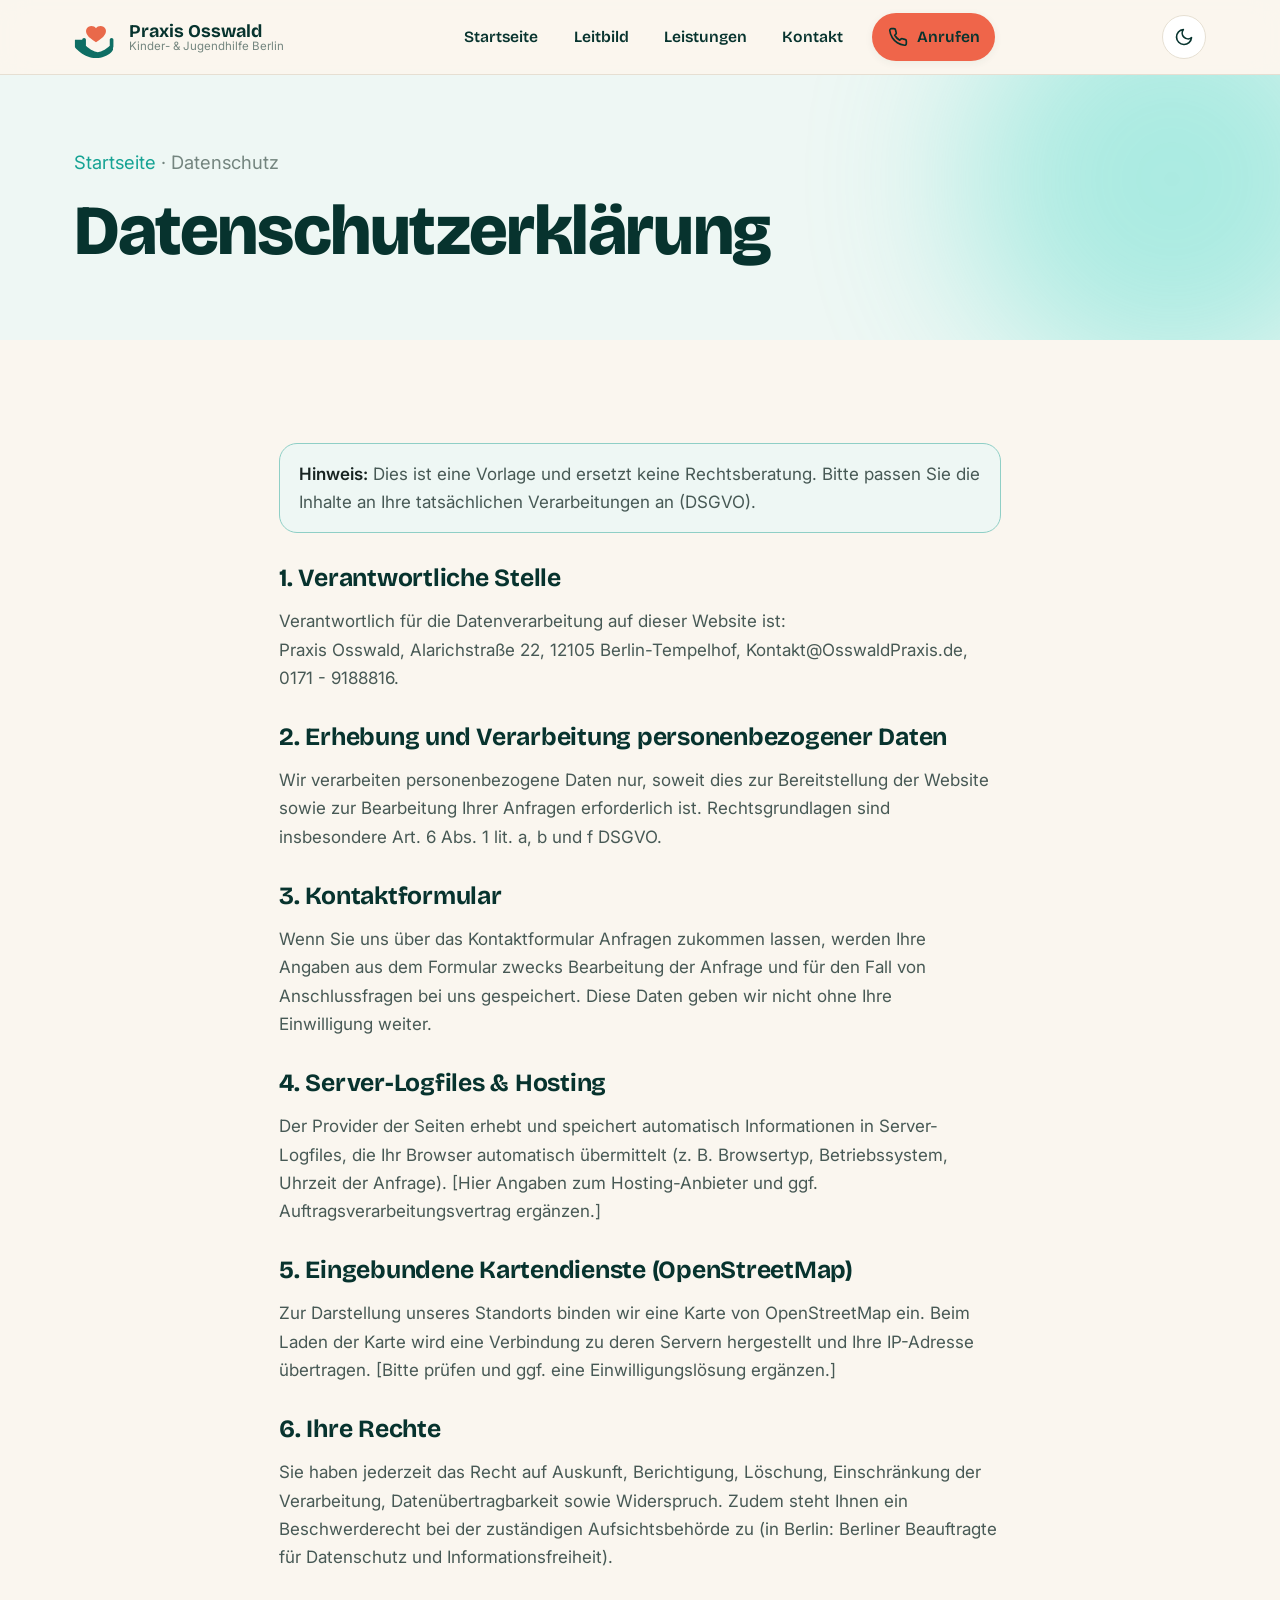
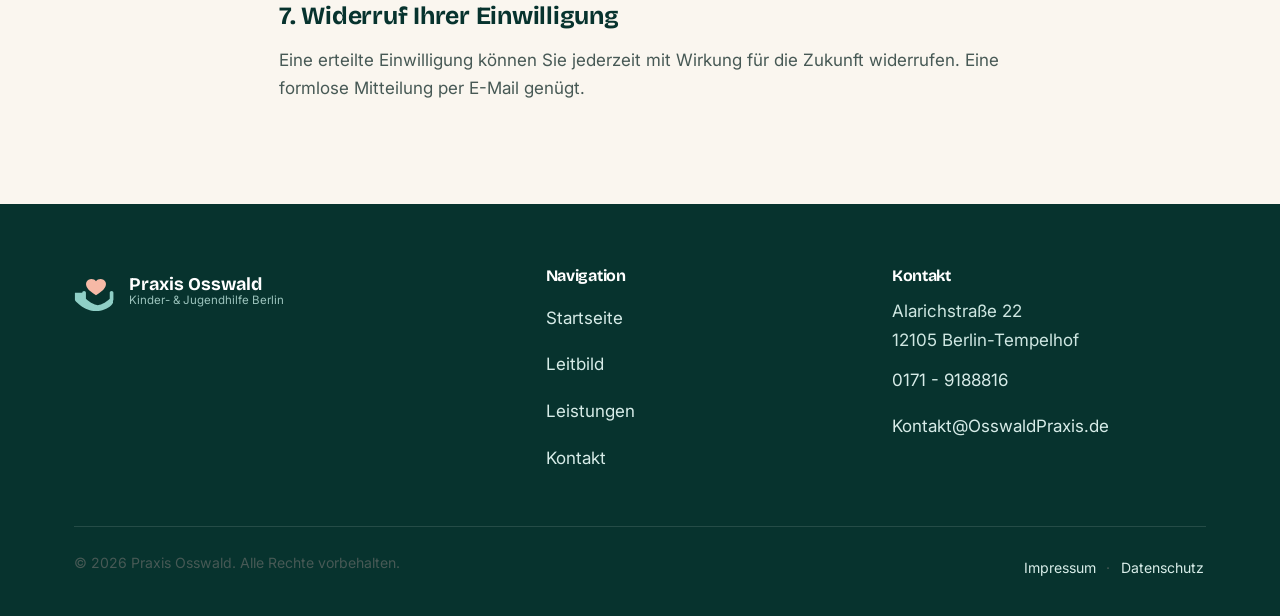
<file: datenschutz.html>
<!DOCTYPE html>
<html lang="de">
<head>
  <meta charset="UTF-8" />
  <meta name="viewport" content="width=device-width, initial-scale=1" />
  <title>Datenschutzerklärung – Praxis Osswald</title>
  <meta name="description" content="Datenschutzerklärung der Praxis Osswald, freier Träger der Kinder- und Jugendhilfe in Berlin." />
  <meta name="robots" content="noindex" />
  <link rel="icon" href="assets/img/favicon.svg" type="image/svg+xml" />
  <link rel="preconnect" href="https://fonts.googleapis.com" />
  <link rel="preconnect" href="https://fonts.gstatic.com" crossorigin />
  <link href="https://fonts.googleapis.com/css2?family=Bricolage+Grotesque:opsz,wght@12..96,500;12..96,600;12..96,700&family=Inter:wght@400;500;600&display=swap" rel="stylesheet" />
  <script>document.documentElement.classList.add("js");try{var t=localStorage.getItem("theme");if(t)document.documentElement.setAttribute("data-theme",t)}catch(e){}</script>
  <link rel="stylesheet" href="assets/css/styles.css" />
</head>
<body>
  <a class="skip-link" href="#main">Zum Inhalt springen</a>

  <header class="site-header">
    <div class="container site-header__inner site-nav">
      <a class="brand" href="index.html" aria-label="Praxis Osswald – Startseite">
        <svg class="brand__mark" viewBox="0 0 48 48" fill="none" aria-hidden="true" xmlns="http://www.w3.org/2000/svg">
          <path d="M24 14.5c2.2-3.6 8.6-3.4 10.4.8 1.6 3.7-1.1 7.4-4 9.9-1.9 1.6-4.3 3.2-6.4 4.6-2.1-1.4-4.5-3-6.4-4.6-2.9-2.5-5.6-6.2-4-9.9 1.8-4.2 8.2-4.4 10.4-.8Z" fill="#e9694a"/>
          <path d="M9 27c0-1.1.9-2 2-2s2 .9 2 2v6.5c1.6 1.7 4.7 4 8 5.6 2.3 1.1 4 1.4 5 1.4s2.7-.3 5-1.4c3.3-1.6 6.4-3.9 8-5.6V27c0-1.1.9-2 2-2s2 .9 2 2v7.4c0 .6-.2 1.1-.6 1.5C44 38.6 38.7 43 33 45.4c-3 1.2-5.2 1.6-9 1.6s-6-.4-9-1.6C9.3 43 4 38.6 1.6 35.9 1.2 35.5 1 35 1 34.4V27" fill="#0e6e64"/>
        </svg>
        <span class="brand__text"><span class="brand__name">Praxis Osswald</span><span class="brand__tag">Kinder- &amp; Jugendhilfe Berlin</span></span>
      </a>
      <nav class="nav" aria-label="Hauptnavigation">
        <a href="index.html">Startseite</a>
        <a href="leitbild.html">Leitbild</a>
        <a href="leistungen.html">Leistungen</a>
        <a href="kontakt.html">Kontakt</a>
        <a class="btn btn--accent nav__cta" href="tel:+491719188816">
          <svg class="icon" viewBox="0 0 24 24" fill="none" stroke="currentColor" stroke-width="2" stroke-linecap="round" stroke-linejoin="round" aria-hidden="true"><path d="M22 16.92v3a2 2 0 0 1-2.18 2 19.79 19.79 0 0 1-8.63-3.07 19.5 19.5 0 0 1-6-6 19.79 19.79 0 0 1-3.07-8.67A2 2 0 0 1 4.11 2h3a2 2 0 0 1 2 1.72c.13.96.36 1.9.7 2.81a2 2 0 0 1-.45 2.11L8.09 9.91a16 16 0 0 0 6 6l1.27-1.27a2 2 0 0 1 2.11-.45c.9.34 1.85.57 2.81.7A2 2 0 0 1 22 16.92Z"/></svg>
          Anrufen
        </a>
      </nav>
      <div class="header-tools">
        <button class="theme-toggle" type="button" data-theme-toggle aria-label="Zwischen hellem und dunklem Design wechseln">
          <svg class="icon icon--moon" viewBox="0 0 24 24" fill="none" stroke="currentColor" stroke-width="2" stroke-linecap="round" stroke-linejoin="round" aria-hidden="true"><path d="M21 12.79A9 9 0 1 1 11.21 3 7 7 0 0 0 21 12.79Z"/></svg>
          <svg class="icon icon--sun" viewBox="0 0 24 24" fill="none" stroke="currentColor" stroke-width="2" stroke-linecap="round" stroke-linejoin="round" aria-hidden="true"><circle cx="12" cy="12" r="4"/><path d="M12 2v2m0 16v2M4.93 4.93l1.41 1.41m11.32 11.32 1.41 1.41M2 12h2m16 0h2M6.34 17.66l-1.41 1.41M19.07 4.93l-1.41 1.41"/></svg>
        </button>
        <button class="nav-toggle" type="button" aria-label="Menü öffnen" aria-expanded="false">
          <svg class="icon" viewBox="0 0 24 24" fill="none" stroke="currentColor" stroke-width="2" stroke-linecap="round" aria-hidden="true"><line x1="3" y1="6" x2="21" y2="6"/><line x1="3" y1="12" x2="21" y2="12"/><line x1="3" y1="18" x2="21" y2="18"/></svg>
        </button>
      </div>
    </div>
    <div class="scroll-progress" aria-hidden="true"></div>
  </header>

  <main id="main">
    <section class="page-hero">
      <div class="container">
        <p class="breadcrumb"><a href="index.html">Startseite</a> · Datenschutz</p>
        <h1 style="margin:.4rem 0 0;">Datenschutzerklärung</h1>
      </div>
    </section>

    <section class="section">
      <div class="container prose stack measure" style="max-width:70ch;">
        <p style="background:var(--teal-50); border:1px solid var(--teal-300); border-radius:var(--r-md); padding:1rem 1.2rem;"><strong>Hinweis:</strong> Dies ist eine Vorlage und ersetzt keine Rechtsberatung. Bitte passen Sie die Inhalte an Ihre tatsächlichen Verarbeitungen an (DSGVO).</p>

        <h3>1. Verantwortliche Stelle</h3>
        <p>Verantwortlich für die Datenverarbeitung auf dieser Website ist:<br>
          Praxis Osswald, Alarichstraße 22, 12105 Berlin-Tempelhof, Kontakt@OsswaldPraxis.de, 0171 - 9188816.</p>

        <h3>2. Erhebung und Verarbeitung personenbezogener Daten</h3>
        <p>Wir verarbeiten personenbezogene Daten nur, soweit dies zur Bereitstellung der Website sowie zur Bearbeitung Ihrer Anfragen erforderlich ist. Rechtsgrundlagen sind insbesondere Art. 6 Abs. 1 lit. a, b und f DSGVO.</p>

        <h3>3. Kontaktformular</h3>
        <p>Wenn Sie uns über das Kontaktformular Anfragen zukommen lassen, werden Ihre Angaben aus dem Formular zwecks Bearbeitung der Anfrage und für den Fall von Anschlussfragen bei uns gespeichert. Diese Daten geben wir nicht ohne Ihre Einwilligung weiter.</p>

        <h3>4. Server-Logfiles &amp; Hosting</h3>
        <p>Der Provider der Seiten erhebt und speichert automatisch Informationen in Server-Logfiles, die Ihr Browser automatisch übermittelt (z. B. Browsertyp, Betriebssystem, Uhrzeit der Anfrage). [Hier Angaben zum Hosting-Anbieter und ggf. Auftragsverarbeitungsvertrag ergänzen.]</p>

        <h3>5. Eingebundene Kartendienste (OpenStreetMap)</h3>
        <p>Zur Darstellung unseres Standorts binden wir eine Karte von OpenStreetMap ein. Beim Laden der Karte wird eine Verbindung zu deren Servern hergestellt und Ihre IP-Adresse übertragen. [Bitte prüfen und ggf. eine Einwilligungslösung ergänzen.]</p>

        <h3>6. Ihre Rechte</h3>
        <p>Sie haben jederzeit das Recht auf Auskunft, Berichtigung, Löschung, Einschränkung der Verarbeitung, Datenübertragbarkeit sowie Widerspruch. Zudem steht Ihnen ein Beschwerderecht bei der zuständigen Aufsichtsbehörde zu (in Berlin: Berliner Beauftragte für Datenschutz und Informationsfreiheit).</p>

        <h3>7. Widerruf Ihrer Einwilligung</h3>
        <p>Eine erteilte Einwilligung können Sie jederzeit mit Wirkung für die Zukunft widerrufen. Eine formlose Mitteilung per E-Mail genügt.</p>
      </div>
    </section>
  </main>

  <footer class="site-footer">
    <div class="container">
      <div class="footer__grid">
        <div class="footer__brand">
          <a class="brand" href="index.html" aria-label="Praxis Osswald – Startseite">
            <svg class="brand__mark" viewBox="0 0 48 48" fill="none" aria-hidden="true" xmlns="http://www.w3.org/2000/svg">
              <path d="M24 14.5c2.2-3.6 8.6-3.4 10.4.8 1.6 3.7-1.1 7.4-4 9.9-1.9 1.6-4.3 3.2-6.4 4.6-2.1-1.4-4.5-3-6.4-4.6-2.9-2.5-5.6-6.2-4-9.9 1.8-4.2 8.2-4.4 10.4-.8Z" fill="#f6b9a6"/>
              <path d="M9 27c0-1.1.9-2 2-2s2 .9 2 2v6.5c1.6 1.7 4.7 4 8 5.6 2.3 1.1 4 1.4 5 1.4s2.7-.3 5-1.4c3.3-1.6 6.4-3.9 8-5.6V27c0-1.1.9-2 2-2s2 .9 2 2v7.4c0 .6-.2 1.1-.6 1.5C44 38.6 38.7 43 33 45.4c-3 1.2-5.2 1.6-9 1.6s-6-.4-9-1.6C9.3 43 4 38.6 1.6 35.9 1.2 35.5 1 35 1 34.4V27" fill="#8fcfc6"/>
            </svg>
            <span class="brand__text"><span class="brand__name">Praxis Osswald</span><span class="brand__tag">Kinder- &amp; Jugendhilfe Berlin</span></span>
          </a>
        </div>
        <div class="footer__nav">
          <h4>Navigation</h4>
          <ul>
            <li><a href="index.html">Startseite</a></li>
            <li><a href="leitbild.html">Leitbild</a></li>
            <li><a href="leistungen.html">Leistungen</a></li>
            <li><a href="kontakt.html">Kontakt</a></li>
          </ul>
        </div>
        <div class="footer__contact">
          <h4>Kontakt</h4>
          <ul>
            <li>Alarichstraße 22<br>12105 Berlin-Tempelhof</li>
            <li><a href="tel:+491719188816">0171 - 9188816</a></li>
            <li><a href="mailto:Kontakt@OsswaldPraxis.de">Kontakt@OsswaldPraxis.de</a></li>
          </ul>
        </div>
      </div>
      <div class="footer__bottom">
        <p>© <span data-year>2026</span> Praxis Osswald. Alle Rechte vorbehalten.</p>
        <p><a href="impressum.html">Impressum</a> &nbsp;·&nbsp; <a href="datenschutz.html">Datenschutz</a></p>
      </div>
    </div>
  </footer>

  <script src="assets/js/main.js" defer></script>
</body>
</html>
</file>
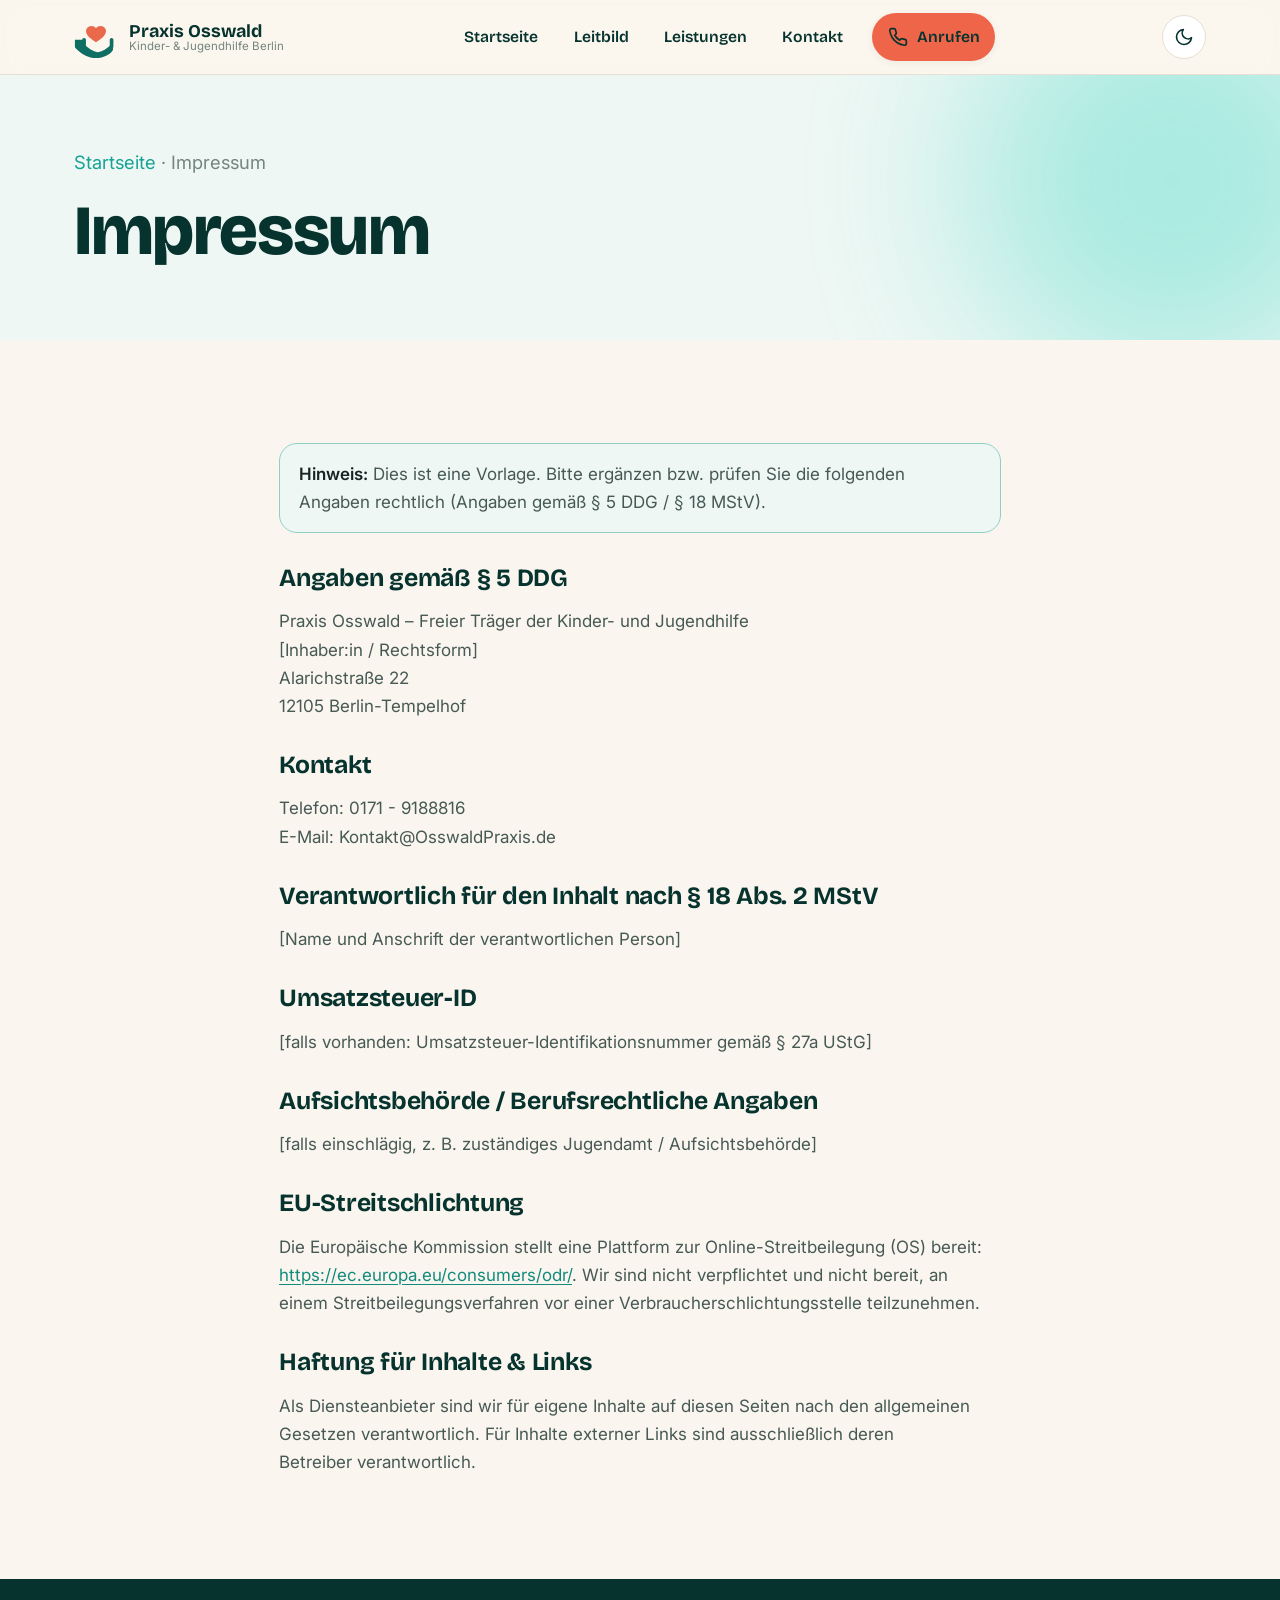
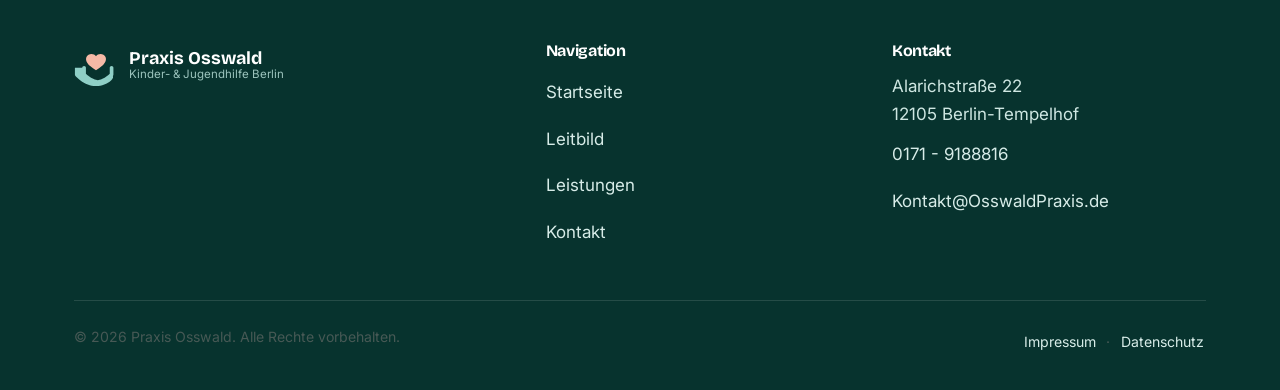
<file: impressum.html>
<!DOCTYPE html>
<html lang="de">
<head>
  <meta charset="UTF-8" />
  <meta name="viewport" content="width=device-width, initial-scale=1" />
  <title>Impressum – Praxis Osswald</title>
  <meta name="description" content="Impressum der Praxis Osswald, freier Träger der Kinder- und Jugendhilfe in Berlin." />
  <meta name="robots" content="noindex" />
  <link rel="icon" href="assets/img/favicon.svg" type="image/svg+xml" />
  <link rel="preconnect" href="https://fonts.googleapis.com" />
  <link rel="preconnect" href="https://fonts.gstatic.com" crossorigin />
  <link href="https://fonts.googleapis.com/css2?family=Bricolage+Grotesque:opsz,wght@12..96,500;12..96,600;12..96,700&family=Inter:wght@400;500;600&display=swap" rel="stylesheet" />
  <script>document.documentElement.classList.add("js");try{var t=localStorage.getItem("theme");if(t)document.documentElement.setAttribute("data-theme",t)}catch(e){}</script>
  <link rel="stylesheet" href="assets/css/styles.css" />
</head>
<body>
  <a class="skip-link" href="#main">Zum Inhalt springen</a>

  <header class="site-header">
    <div class="container site-header__inner site-nav">
      <a class="brand" href="index.html" aria-label="Praxis Osswald – Startseite">
        <svg class="brand__mark" viewBox="0 0 48 48" fill="none" aria-hidden="true" xmlns="http://www.w3.org/2000/svg">
          <path d="M24 14.5c2.2-3.6 8.6-3.4 10.4.8 1.6 3.7-1.1 7.4-4 9.9-1.9 1.6-4.3 3.2-6.4 4.6-2.1-1.4-4.5-3-6.4-4.6-2.9-2.5-5.6-6.2-4-9.9 1.8-4.2 8.2-4.4 10.4-.8Z" fill="#e9694a"/>
          <path d="M9 27c0-1.1.9-2 2-2s2 .9 2 2v6.5c1.6 1.7 4.7 4 8 5.6 2.3 1.1 4 1.4 5 1.4s2.7-.3 5-1.4c3.3-1.6 6.4-3.9 8-5.6V27c0-1.1.9-2 2-2s2 .9 2 2v7.4c0 .6-.2 1.1-.6 1.5C44 38.6 38.7 43 33 45.4c-3 1.2-5.2 1.6-9 1.6s-6-.4-9-1.6C9.3 43 4 38.6 1.6 35.9 1.2 35.5 1 35 1 34.4V27" fill="#0e6e64"/>
        </svg>
        <span class="brand__text"><span class="brand__name">Praxis Osswald</span><span class="brand__tag">Kinder- &amp; Jugendhilfe Berlin</span></span>
      </a>
      <nav class="nav" aria-label="Hauptnavigation">
        <a href="index.html">Startseite</a>
        <a href="leitbild.html">Leitbild</a>
        <a href="leistungen.html">Leistungen</a>
        <a href="kontakt.html">Kontakt</a>
        <a class="btn btn--accent nav__cta" href="tel:+491719188816">
          <svg class="icon" viewBox="0 0 24 24" fill="none" stroke="currentColor" stroke-width="2" stroke-linecap="round" stroke-linejoin="round" aria-hidden="true"><path d="M22 16.92v3a2 2 0 0 1-2.18 2 19.79 19.79 0 0 1-8.63-3.07 19.5 19.5 0 0 1-6-6 19.79 19.79 0 0 1-3.07-8.67A2 2 0 0 1 4.11 2h3a2 2 0 0 1 2 1.72c.13.96.36 1.9.7 2.81a2 2 0 0 1-.45 2.11L8.09 9.91a16 16 0 0 0 6 6l1.27-1.27a2 2 0 0 1 2.11-.45c.9.34 1.85.57 2.81.7A2 2 0 0 1 22 16.92Z"/></svg>
          Anrufen
        </a>
      </nav>
      <div class="header-tools">
        <button class="theme-toggle" type="button" data-theme-toggle aria-label="Zwischen hellem und dunklem Design wechseln">
          <svg class="icon icon--moon" viewBox="0 0 24 24" fill="none" stroke="currentColor" stroke-width="2" stroke-linecap="round" stroke-linejoin="round" aria-hidden="true"><path d="M21 12.79A9 9 0 1 1 11.21 3 7 7 0 0 0 21 12.79Z"/></svg>
          <svg class="icon icon--sun" viewBox="0 0 24 24" fill="none" stroke="currentColor" stroke-width="2" stroke-linecap="round" stroke-linejoin="round" aria-hidden="true"><circle cx="12" cy="12" r="4"/><path d="M12 2v2m0 16v2M4.93 4.93l1.41 1.41m11.32 11.32 1.41 1.41M2 12h2m16 0h2M6.34 17.66l-1.41 1.41M19.07 4.93l-1.41 1.41"/></svg>
        </button>
        <button class="nav-toggle" type="button" aria-label="Menü öffnen" aria-expanded="false">
          <svg class="icon" viewBox="0 0 24 24" fill="none" stroke="currentColor" stroke-width="2" stroke-linecap="round" aria-hidden="true"><line x1="3" y1="6" x2="21" y2="6"/><line x1="3" y1="12" x2="21" y2="12"/><line x1="3" y1="18" x2="21" y2="18"/></svg>
        </button>
      </div>
    </div>
    <div class="scroll-progress" aria-hidden="true"></div>
  </header>

  <main id="main">
    <section class="page-hero">
      <div class="container">
        <p class="breadcrumb"><a href="index.html">Startseite</a> · Impressum</p>
        <h1 style="margin:.4rem 0 0;">Impressum</h1>
      </div>
    </section>

    <section class="section">
      <div class="container prose stack measure" style="max-width:70ch;">
        <p style="background:var(--teal-50); border:1px solid var(--teal-300); border-radius:var(--r-md); padding:1rem 1.2rem;"><strong>Hinweis:</strong> Dies ist eine Vorlage. Bitte ergänzen bzw. prüfen Sie die folgenden Angaben rechtlich (Angaben gemäß § 5 DDG / § 18 MStV).</p>

        <h3>Angaben gemäß § 5 DDG</h3>
        <p>
          Praxis Osswald – Freier Träger der Kinder- und Jugendhilfe<br>
          [Inhaber:in / Rechtsform]<br>
          Alarichstraße 22<br>
          12105 Berlin-Tempelhof
        </p>

        <h3>Kontakt</h3>
        <p>
          Telefon: 0171 - 9188816<br>
          E-Mail: Kontakt@OsswaldPraxis.de
        </p>

        <h3>Verantwortlich für den Inhalt nach § 18 Abs. 2 MStV</h3>
        <p>[Name und Anschrift der verantwortlichen Person]</p>

        <h3>Umsatzsteuer-ID</h3>
        <p>[falls vorhanden: Umsatzsteuer-Identifikationsnummer gemäß § 27a UStG]</p>

        <h3>Aufsichtsbehörde / Berufsrechtliche Angaben</h3>
        <p>[falls einschlägig, z. B. zuständiges Jugendamt / Aufsichtsbehörde]</p>

        <h3>EU-Streitschlichtung</h3>
        <p>Die Europäische Kommission stellt eine Plattform zur Online-Streitbeilegung (OS) bereit: <a href="https://ec.europa.eu/consumers/odr/" target="_blank" rel="noopener">https://ec.europa.eu/consumers/odr/</a>. Wir sind nicht verpflichtet und nicht bereit, an einem Streitbeilegungsverfahren vor einer Verbraucherschlichtungsstelle teilzunehmen.</p>

        <h3>Haftung für Inhalte &amp; Links</h3>
        <p>Als Diensteanbieter sind wir für eigene Inhalte auf diesen Seiten nach den allgemeinen Gesetzen verantwortlich. Für Inhalte externer Links sind ausschließlich deren Betreiber verantwortlich.</p>
      </div>
    </section>
  </main>

  <footer class="site-footer">
    <div class="container">
      <div class="footer__grid">
        <div class="footer__brand">
          <a class="brand" href="index.html" aria-label="Praxis Osswald – Startseite">
            <svg class="brand__mark" viewBox="0 0 48 48" fill="none" aria-hidden="true" xmlns="http://www.w3.org/2000/svg">
              <path d="M24 14.5c2.2-3.6 8.6-3.4 10.4.8 1.6 3.7-1.1 7.4-4 9.9-1.9 1.6-4.3 3.2-6.4 4.6-2.1-1.4-4.5-3-6.4-4.6-2.9-2.5-5.6-6.2-4-9.9 1.8-4.2 8.2-4.4 10.4-.8Z" fill="#f6b9a6"/>
              <path d="M9 27c0-1.1.9-2 2-2s2 .9 2 2v6.5c1.6 1.7 4.7 4 8 5.6 2.3 1.1 4 1.4 5 1.4s2.7-.3 5-1.4c3.3-1.6 6.4-3.9 8-5.6V27c0-1.1.9-2 2-2s2 .9 2 2v7.4c0 .6-.2 1.1-.6 1.5C44 38.6 38.7 43 33 45.4c-3 1.2-5.2 1.6-9 1.6s-6-.4-9-1.6C9.3 43 4 38.6 1.6 35.9 1.2 35.5 1 35 1 34.4V27" fill="#8fcfc6"/>
            </svg>
            <span class="brand__text"><span class="brand__name">Praxis Osswald</span><span class="brand__tag">Kinder- &amp; Jugendhilfe Berlin</span></span>
          </a>
        </div>
        <div class="footer__nav">
          <h4>Navigation</h4>
          <ul>
            <li><a href="index.html">Startseite</a></li>
            <li><a href="leitbild.html">Leitbild</a></li>
            <li><a href="leistungen.html">Leistungen</a></li>
            <li><a href="kontakt.html">Kontakt</a></li>
          </ul>
        </div>
        <div class="footer__contact">
          <h4>Kontakt</h4>
          <ul>
            <li>Alarichstraße 22<br>12105 Berlin-Tempelhof</li>
            <li><a href="tel:+491719188816">0171 - 9188816</a></li>
            <li><a href="mailto:Kontakt@OsswaldPraxis.de">Kontakt@OsswaldPraxis.de</a></li>
          </ul>
        </div>
      </div>
      <div class="footer__bottom">
        <p>© <span data-year>2026</span> Praxis Osswald. Alle Rechte vorbehalten.</p>
        <p><a href="impressum.html">Impressum</a> &nbsp;·&nbsp; <a href="datenschutz.html">Datenschutz</a></p>
      </div>
    </div>
  </footer>

  <script src="assets/js/main.js" defer></script>
</body>
</html>
</file>
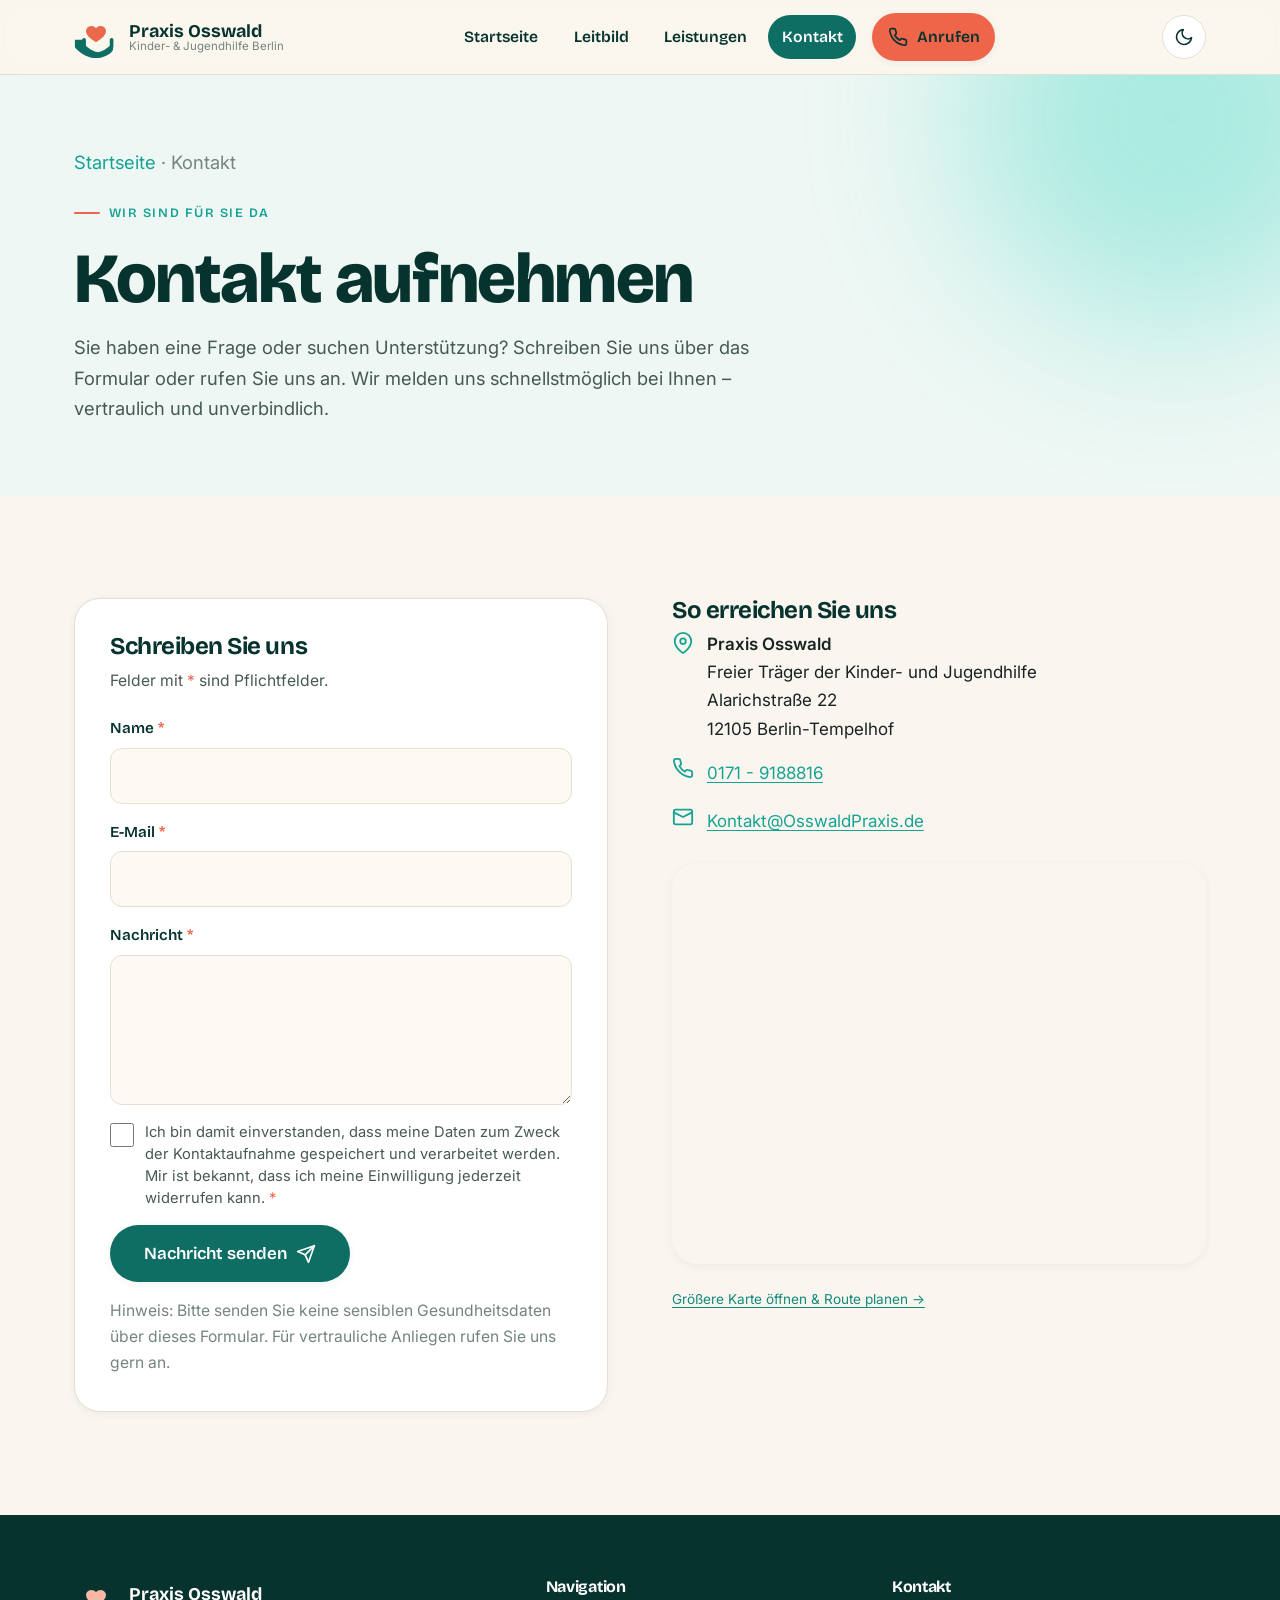
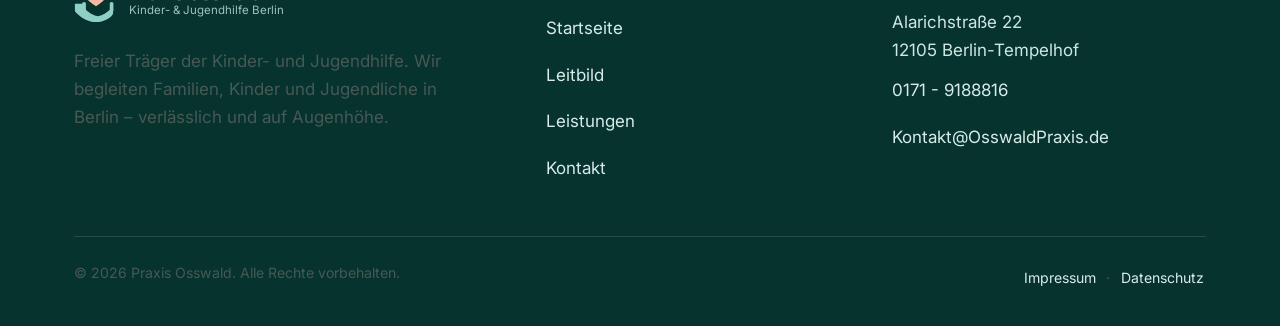
<file: kontakt.html>
<!DOCTYPE html>
<html lang="de">
<head>
  <meta charset="UTF-8" />
  <meta name="viewport" content="width=device-width, initial-scale=1" />
  <title>Kontakt – Praxis Osswald | Kinder- und Jugendhilfe Berlin-Tempelhof</title>
  <meta name="description" content="Kontaktieren Sie Praxis Osswald, freier Träger der Kinder- und Jugendhilfe in Berlin-Tempelhof. Telefon 0171-9188816, Alarichstraße 22, 12105 Berlin." />
  <link rel="icon" href="assets/img/favicon.svg" type="image/svg+xml" />
  <link rel="preconnect" href="https://fonts.googleapis.com" />
  <link rel="preconnect" href="https://fonts.gstatic.com" crossorigin />
  <link href="https://fonts.googleapis.com/css2?family=Bricolage+Grotesque:opsz,wght@12..96,500;12..96,600;12..96,700;12..96,800&family=Inter:wght@400;500;600&display=swap" rel="stylesheet" />
  <script>document.documentElement.classList.add("js");try{var t=localStorage.getItem("theme");if(t)document.documentElement.setAttribute("data-theme",t)}catch(e){}</script>
  <link rel="stylesheet" href="assets/css/styles.css" />
</head>
<body>
  <a class="skip-link" href="#main">Zum Inhalt springen</a>

  <header class="site-header">
    <div class="container site-header__inner site-nav">
      <a class="brand" href="index.html" aria-label="Praxis Osswald – Startseite">
        <svg class="brand__mark" viewBox="0 0 48 48" fill="none" aria-hidden="true" xmlns="http://www.w3.org/2000/svg">
          <path d="M24 14.5c2.2-3.6 8.6-3.4 10.4.8 1.6 3.7-1.1 7.4-4 9.9-1.9 1.6-4.3 3.2-6.4 4.6-2.1-1.4-4.5-3-6.4-4.6-2.9-2.5-5.6-6.2-4-9.9 1.8-4.2 8.2-4.4 10.4-.8Z" fill="#e9694a"/>
          <path d="M9 27c0-1.1.9-2 2-2s2 .9 2 2v6.5c1.6 1.7 4.7 4 8 5.6 2.3 1.1 4 1.4 5 1.4s2.7-.3 5-1.4c3.3-1.6 6.4-3.9 8-5.6V27c0-1.1.9-2 2-2s2 .9 2 2v7.4c0 .6-.2 1.1-.6 1.5C44 38.6 38.7 43 33 45.4c-3 1.2-5.2 1.6-9 1.6s-6-.4-9-1.6C9.3 43 4 38.6 1.6 35.9 1.2 35.5 1 35 1 34.4V27" fill="#0e6e64"/>
        </svg>
        <span class="brand__text"><span class="brand__name">Praxis Osswald</span><span class="brand__tag">Kinder- &amp; Jugendhilfe Berlin</span></span>
      </a>
      <nav class="nav" aria-label="Hauptnavigation">
        <a href="index.html">Startseite</a>
        <a href="leitbild.html">Leitbild</a>
        <a href="leistungen.html">Leistungen</a>
        <a href="kontakt.html" aria-current="page">Kontakt</a>
        <a class="btn btn--accent nav__cta" href="tel:+491719188816">
          <svg class="icon" viewBox="0 0 24 24" fill="none" stroke="currentColor" stroke-width="2" stroke-linecap="round" stroke-linejoin="round" aria-hidden="true"><path d="M22 16.92v3a2 2 0 0 1-2.18 2 19.79 19.79 0 0 1-8.63-3.07 19.5 19.5 0 0 1-6-6 19.79 19.79 0 0 1-3.07-8.67A2 2 0 0 1 4.11 2h3a2 2 0 0 1 2 1.72c.13.96.36 1.9.7 2.81a2 2 0 0 1-.45 2.11L8.09 9.91a16 16 0 0 0 6 6l1.27-1.27a2 2 0 0 1 2.11-.45c.9.34 1.85.57 2.81.7A2 2 0 0 1 22 16.92Z"/></svg>
          Anrufen
        </a>
      </nav>
      <div class="header-tools">
        <button class="theme-toggle" type="button" data-theme-toggle aria-label="Zwischen hellem und dunklem Design wechseln">
          <svg class="icon icon--moon" viewBox="0 0 24 24" fill="none" stroke="currentColor" stroke-width="2" stroke-linecap="round" stroke-linejoin="round" aria-hidden="true"><path d="M21 12.79A9 9 0 1 1 11.21 3 7 7 0 0 0 21 12.79Z"/></svg>
          <svg class="icon icon--sun" viewBox="0 0 24 24" fill="none" stroke="currentColor" stroke-width="2" stroke-linecap="round" stroke-linejoin="round" aria-hidden="true"><circle cx="12" cy="12" r="4"/><path d="M12 2v2m0 16v2M4.93 4.93l1.41 1.41m11.32 11.32 1.41 1.41M2 12h2m16 0h2M6.34 17.66l-1.41 1.41M19.07 4.93l-1.41 1.41"/></svg>
        </button>
        <button class="nav-toggle" type="button" aria-label="Menü öffnen" aria-expanded="false">
          <svg class="icon" viewBox="0 0 24 24" fill="none" stroke="currentColor" stroke-width="2" stroke-linecap="round" aria-hidden="true"><line x1="3" y1="6" x2="21" y2="6"/><line x1="3" y1="12" x2="21" y2="12"/><line x1="3" y1="18" x2="21" y2="18"/></svg>
        </button>
      </div>
    </div>
    <div class="scroll-progress" aria-hidden="true"></div>
  </header>

  <main id="main">
    <section class="page-hero">
      <div class="container">
        <p class="breadcrumb"><a href="index.html">Startseite</a> · Kontakt</p>
        <span class="eyebrow">Wir sind für Sie da</span>
        <h1 style="margin:.4rem 0 1rem;">Kontakt aufnehmen</h1>
        <p class="lead measure">Sie haben eine Frage oder suchen Unterstützung? Schreiben Sie uns über das Formular oder rufen Sie uns an. Wir melden uns schnellstmöglich bei Ihnen – vertraulich und unverbindlich.</p>
      </div>
    </section>

    <section class="section">
      <div class="container grid grid--2" style="gap: clamp(2rem,5vw,4rem); align-items:start;">

        <!-- Form -->
        <div class="card" style="padding: clamp(1.4rem,3vw,2.2rem);">
          <h2 style="font-size:1.5rem;">Schreiben Sie uns</h2>
          <p style="margin:.5rem 0 1.4rem;">Felder mit <span style="color:var(--coral)">*</span> sind Pflichtfelder.</p>
          <form class="form" data-contact-form novalidate>
            <div class="field">
              <label for="name">Name <span class="req" aria-hidden="true">*</span></label>
              <input id="name" name="name" type="text" autocomplete="name" required />
            </div>
            <div class="field">
              <label for="email">E-Mail <span class="req" aria-hidden="true">*</span></label>
              <input id="email" name="email" type="email" autocomplete="email" required />
            </div>
            <div class="field">
              <label for="message">Nachricht <span class="req" aria-hidden="true">*</span></label>
              <textarea id="message" name="message" required></textarea>
            </div>
            <div class="checkbox">
              <input id="consent" name="consent" type="checkbox" required />
              <label for="consent">Ich bin damit einverstanden, dass meine Daten zum Zweck der Kontaktaufnahme gespeichert und verarbeitet werden. Mir ist bekannt, dass ich meine Einwilligung jederzeit widerrufen kann. <span style="color:var(--coral)">*</span></label>
            </div>
            <div class="form__status form__status--ok" role="status" aria-live="polite" tabindex="-1"></div>
            <div>
              <button class="btn btn--lg" type="submit">Nachricht senden
                <svg class="icon" viewBox="0 0 24 24" fill="none" stroke="currentColor" stroke-width="2" stroke-linecap="round" stroke-linejoin="round" aria-hidden="true"><line x1="22" y1="2" x2="11" y2="13"/><polygon points="22 2 15 22 11 13 2 9 22 2"/></svg>
              </button>
            </div>
            <p class="form__note">Hinweis: Bitte senden Sie keine sensiblen Gesundheitsdaten über dieses Formular. Für vertrauliche Anliegen rufen Sie uns gern an.</p>
          </form>
        </div>

        <!-- Contact info -->
        <div class="stack">
          <h2 style="font-size:1.5rem;">So erreichen Sie uns</h2>
          <ul class="contact-meta" style="margin-top:.4rem;">
            <li>
              <svg class="icon" viewBox="0 0 24 24" fill="none" stroke="currentColor" stroke-width="2" stroke-linecap="round" stroke-linejoin="round" aria-hidden="true"><path d="M21 10c0 7-9 13-9 13s-9-6-9-13a9 9 0 0 1 18 0Z"/><circle cx="12" cy="10" r="3"/></svg>
              <span><strong>Praxis Osswald</strong><br>Freier Träger der Kinder- und Jugendhilfe<br>Alarichstraße 22<br>12105 Berlin-Tempelhof</span>
            </li>
            <li>
              <svg class="icon" viewBox="0 0 24 24" fill="none" stroke="currentColor" stroke-width="2" stroke-linecap="round" stroke-linejoin="round" aria-hidden="true"><path d="M22 16.92v3a2 2 0 0 1-2.18 2 19.79 19.79 0 0 1-8.63-3.07 19.5 19.5 0 0 1-6-6 19.79 19.79 0 0 1-3.07-8.67A2 2 0 0 1 4.11 2h3a2 2 0 0 1 2 1.72c.13.96.36 1.9.7 2.81a2 2 0 0 1-.45 2.11L8.09 9.91a16 16 0 0 0 6 6l1.27-1.27a2 2 0 0 1 2.11-.45c.9.34 1.85.57 2.81.7A2 2 0 0 1 22 16.92Z"/></svg>
              <span><a href="tel:+491719188816">0171 - 9188816</a></span>
            </li>
            <li>
              <svg class="icon" viewBox="0 0 24 24" fill="none" stroke="currentColor" stroke-width="2" stroke-linecap="round" stroke-linejoin="round" aria-hidden="true"><rect x="2" y="4" width="20" height="16" rx="2"/><path d="m22 7-10 5L2 7"/></svg>
              <span><a href="mailto:Kontakt@OsswaldPraxis.de">Kontakt@OsswaldPraxis.de</a></span>
            </li>
          </ul>

          <iframe
            class="map-frame"
            title="Karte: Standort Praxis Osswald, Alarichstraße 22, 12105 Berlin"
            loading="lazy"
            src="https://www.openstreetmap.org/export/embed.html?bbox=13.3760%2C52.4385%2C13.3990%2C52.4490&layer=mapnik&marker=52.4438%2C13.3875">
          </iframe>
          <p class="form__note"><a href="https://www.openstreetmap.org/?mlat=52.4438&mlon=13.3875#map=16/52.4438/13.3875" target="_blank" rel="noopener">Größere Karte öffnen &amp; Route planen →</a></p>
        </div>
      </div>
    </section>
  </main>

  <footer class="site-footer">
    <div class="container">
      <div class="footer__grid">
        <div class="footer__brand">
          <a class="brand" href="index.html" aria-label="Praxis Osswald – Startseite">
            <svg class="brand__mark" viewBox="0 0 48 48" fill="none" aria-hidden="true" xmlns="http://www.w3.org/2000/svg">
              <path d="M24 14.5c2.2-3.6 8.6-3.4 10.4.8 1.6 3.7-1.1 7.4-4 9.9-1.9 1.6-4.3 3.2-6.4 4.6-2.1-1.4-4.5-3-6.4-4.6-2.9-2.5-5.6-6.2-4-9.9 1.8-4.2 8.2-4.4 10.4-.8Z" fill="#f6b9a6"/>
              <path d="M9 27c0-1.1.9-2 2-2s2 .9 2 2v6.5c1.6 1.7 4.7 4 8 5.6 2.3 1.1 4 1.4 5 1.4s2.7-.3 5-1.4c3.3-1.6 6.4-3.9 8-5.6V27c0-1.1.9-2 2-2s2 .9 2 2v7.4c0 .6-.2 1.1-.6 1.5C44 38.6 38.7 43 33 45.4c-3 1.2-5.2 1.6-9 1.6s-6-.4-9-1.6C9.3 43 4 38.6 1.6 35.9 1.2 35.5 1 35 1 34.4V27" fill="#8fcfc6"/>
            </svg>
            <span class="brand__text"><span class="brand__name">Praxis Osswald</span><span class="brand__tag">Kinder- &amp; Jugendhilfe Berlin</span></span>
          </a>
          <p style="margin-top: var(--space-4); max-width: 34ch;">Freier Träger der Kinder- und Jugendhilfe. Wir begleiten Familien, Kinder und Jugendliche in Berlin – verlässlich und auf Augenhöhe.</p>
        </div>
        <div class="footer__nav">
          <h4>Navigation</h4>
          <ul>
            <li><a href="index.html">Startseite</a></li>
            <li><a href="leitbild.html">Leitbild</a></li>
            <li><a href="leistungen.html">Leistungen</a></li>
            <li><a href="kontakt.html">Kontakt</a></li>
          </ul>
        </div>
        <div class="footer__contact">
          <h4>Kontakt</h4>
          <ul>
            <li>Alarichstraße 22<br>12105 Berlin-Tempelhof</li>
            <li><a href="tel:+491719188816">0171 - 9188816</a></li>
            <li><a href="mailto:Kontakt@OsswaldPraxis.de">Kontakt@OsswaldPraxis.de</a></li>
          </ul>
        </div>
      </div>
      <div class="footer__bottom">
        <p>© <span data-year>2026</span> Praxis Osswald. Alle Rechte vorbehalten.</p>
        <p><a href="impressum.html">Impressum</a> &nbsp;·&nbsp; <a href="datenschutz.html">Datenschutz</a></p>
      </div>
    </div>
  </footer>

  <script src="assets/js/main.js" defer></script>
</body>
</html>
</file>
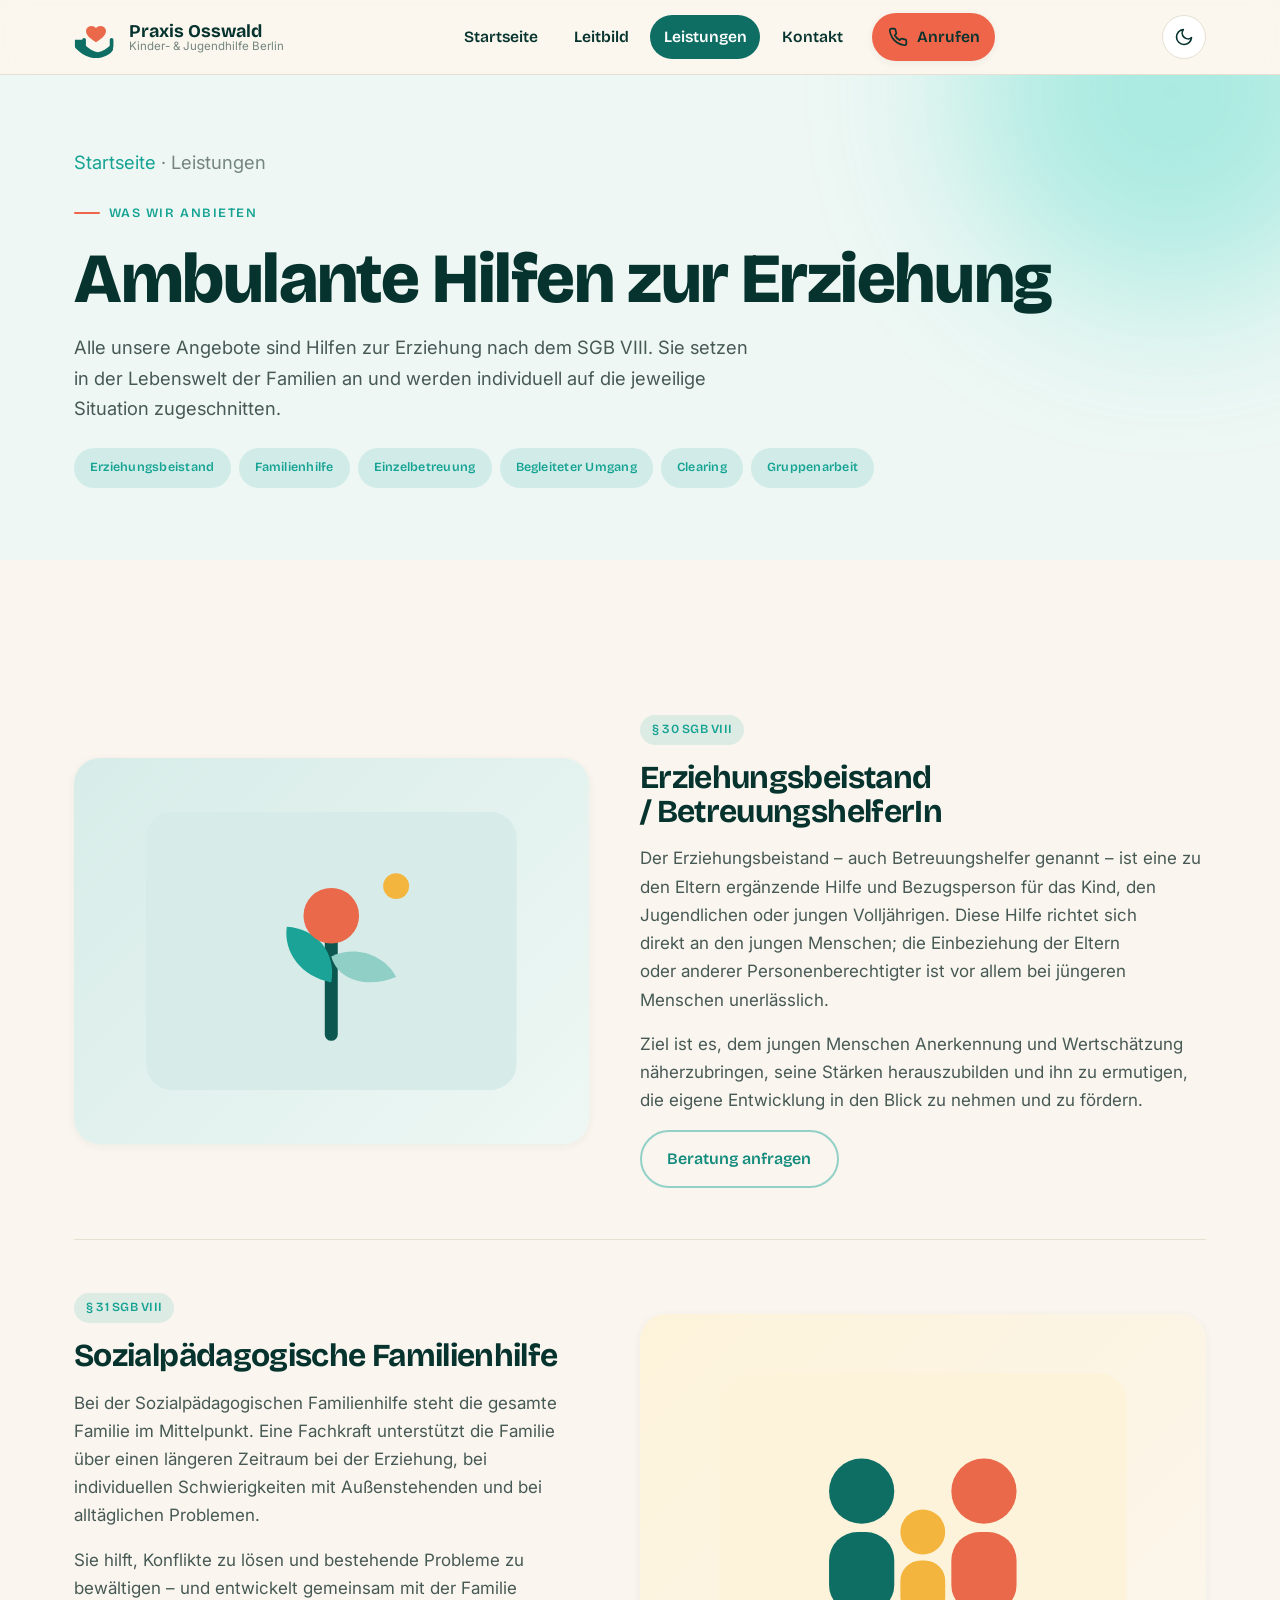
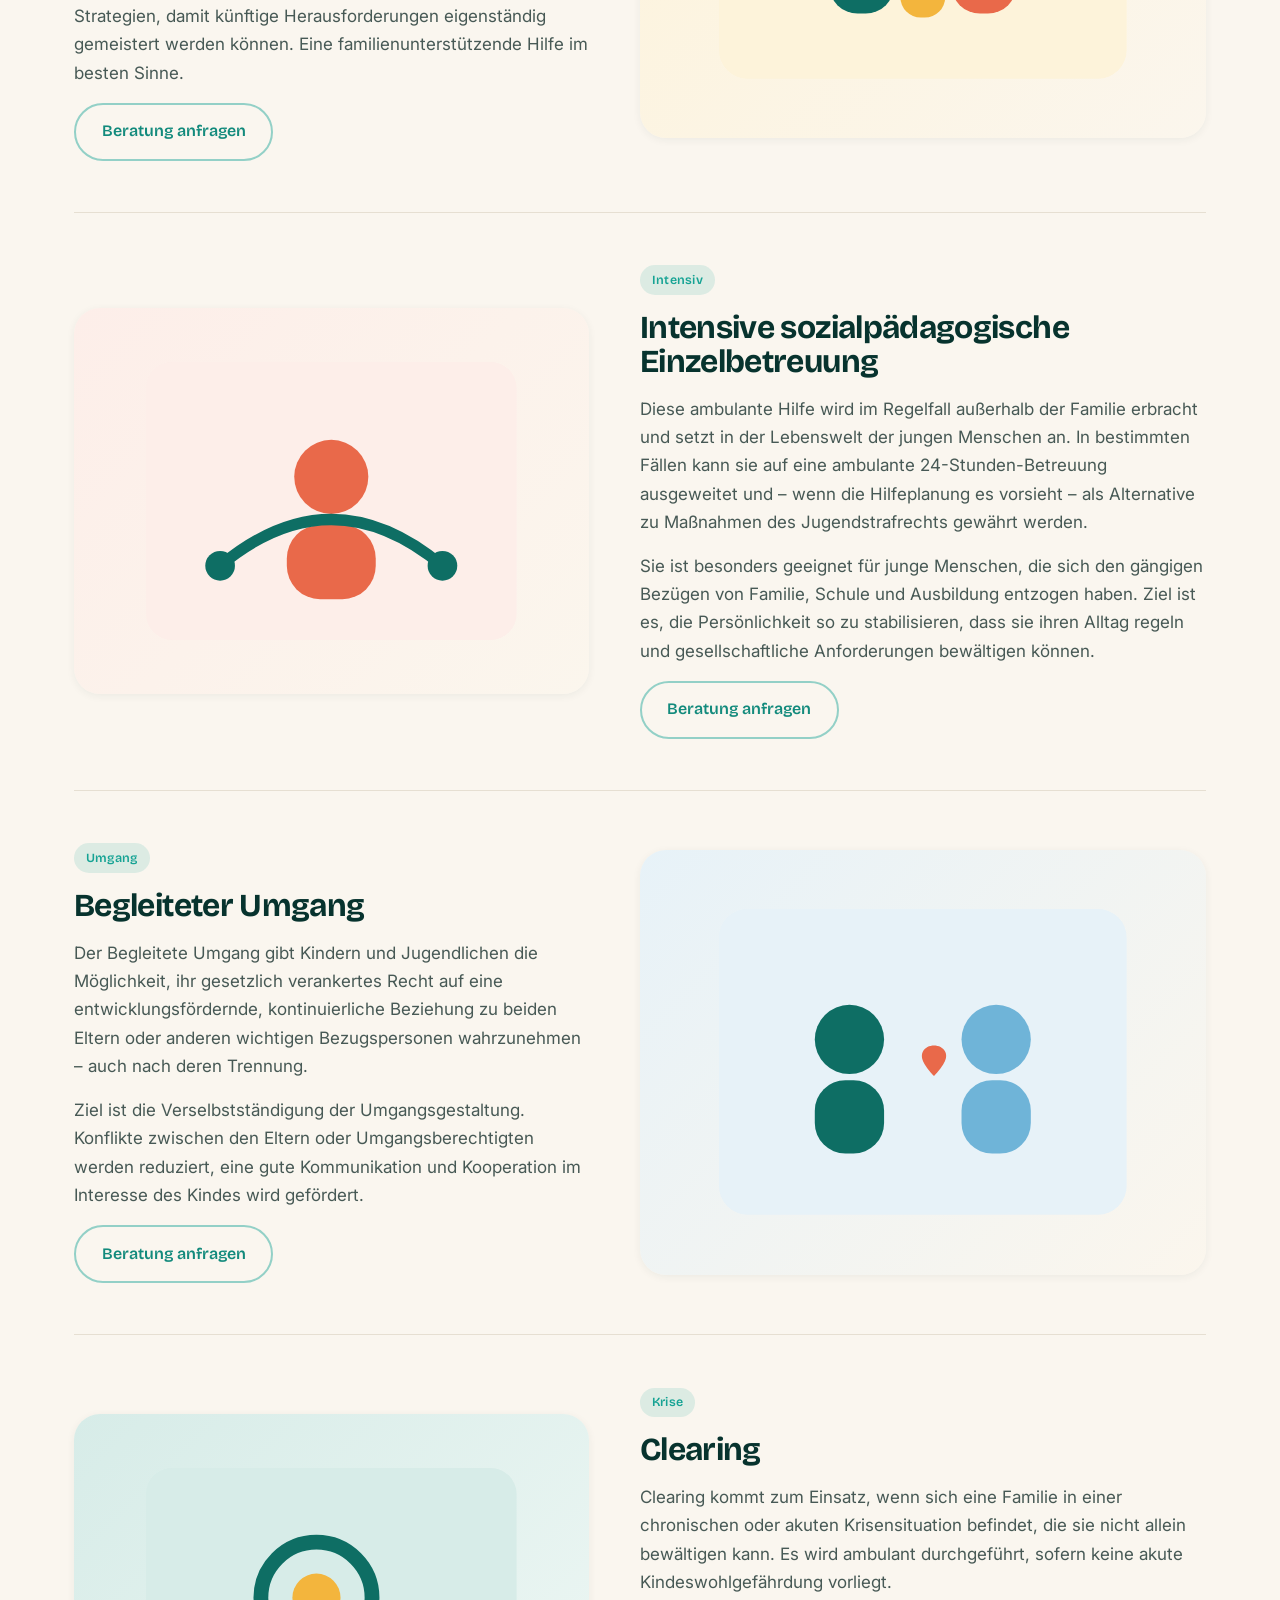
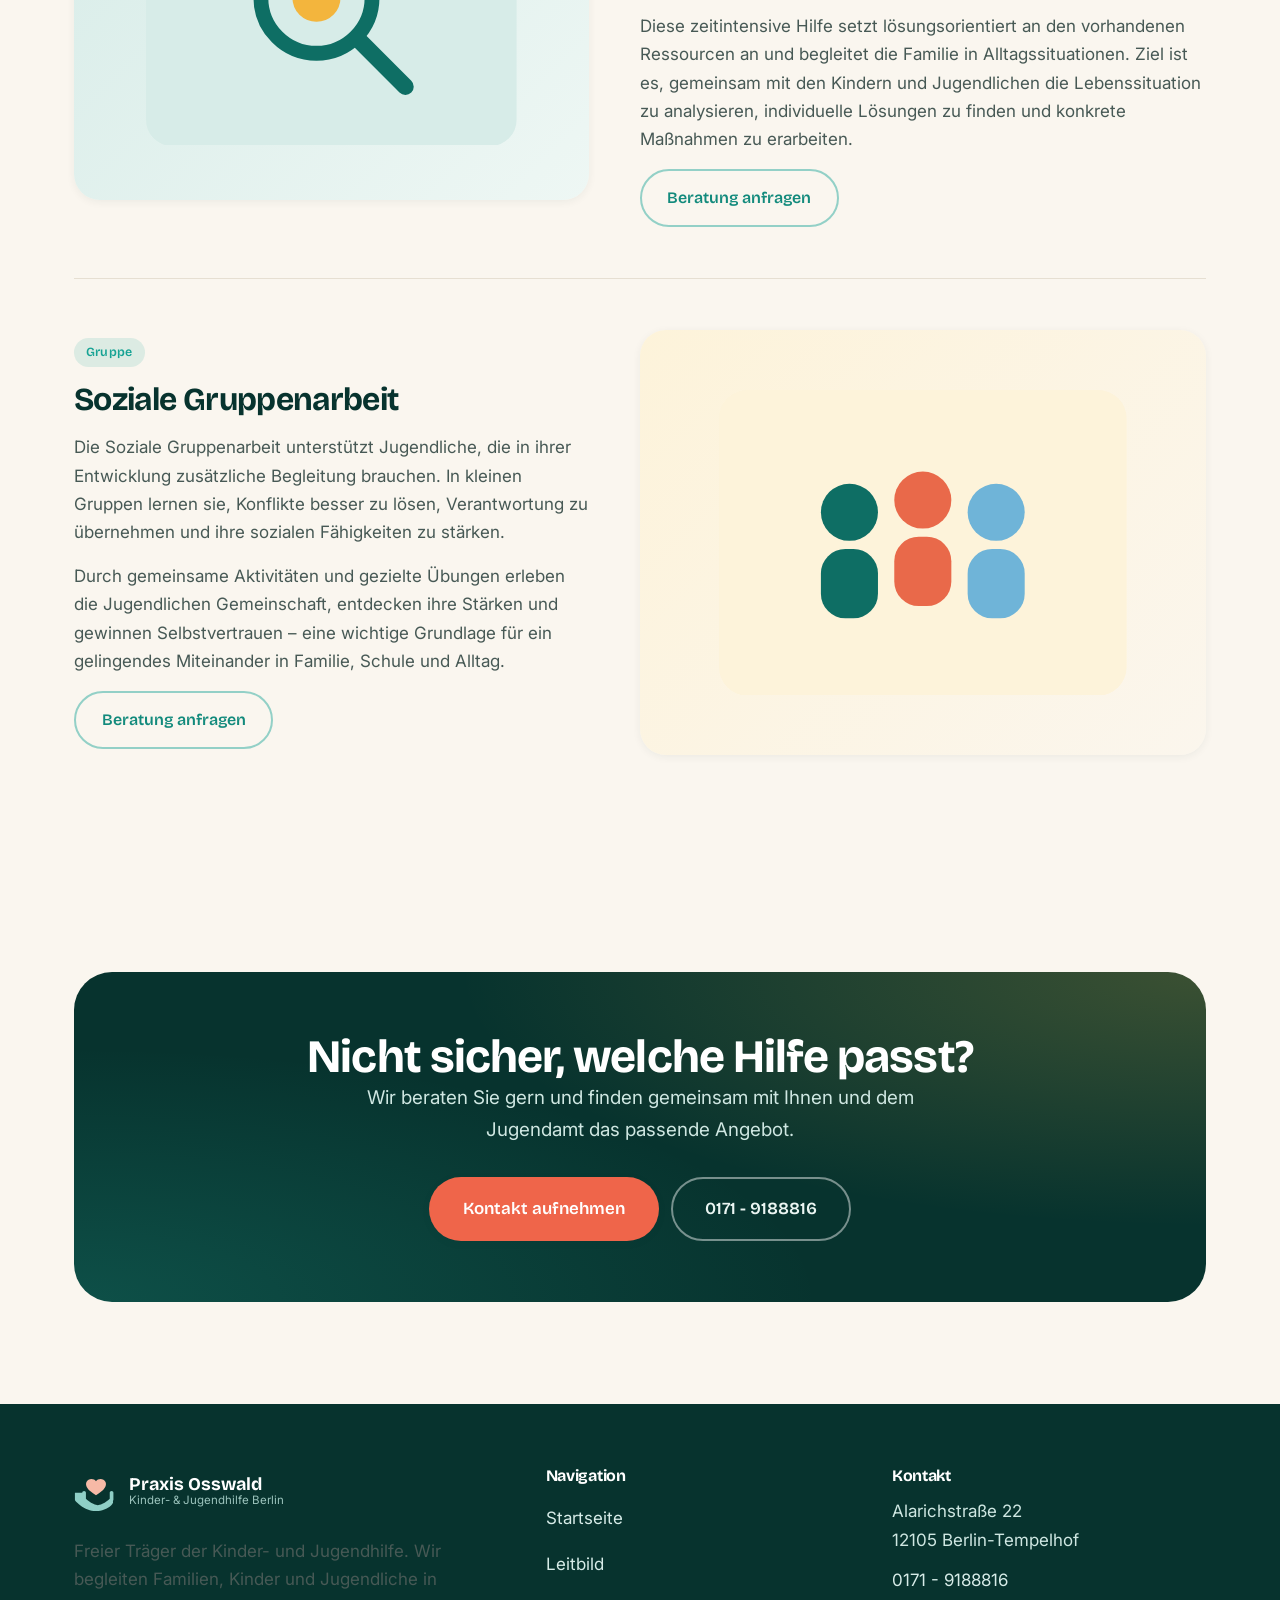
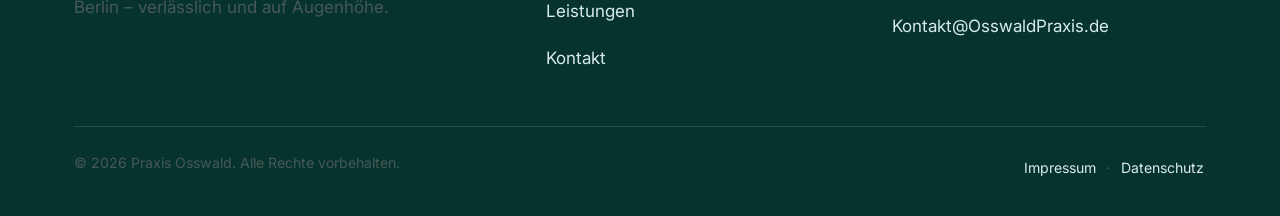
<file: leistungen.html>
<!DOCTYPE html>
<html lang="de">
<head>
  <meta charset="UTF-8" />
  <meta name="viewport" content="width=device-width, initial-scale=1" />
  <title>Leistungen – Ambulante Hilfen zur Erziehung | Praxis Osswald Berlin</title>
  <meta name="description" content="Unsere ambulanten Hilfen zur Erziehung nach SGB VIII: Erziehungsbeistand, Sozialpädagogische Familienhilfe, Intensive Einzelbetreuung, Begleiteter Umgang, Clearing und Soziale Gruppenarbeit." />
  <link rel="icon" href="assets/img/favicon.svg" type="image/svg+xml" />
  <link rel="preconnect" href="https://fonts.googleapis.com" />
  <link rel="preconnect" href="https://fonts.gstatic.com" crossorigin />
  <link href="https://fonts.googleapis.com/css2?family=Bricolage+Grotesque:opsz,wght@12..96,500;12..96,600;12..96,700;12..96,800&family=Inter:wght@400;500;600&display=swap" rel="stylesheet" />
  <script>document.documentElement.classList.add("js");try{var t=localStorage.getItem("theme");if(t)document.documentElement.setAttribute("data-theme",t)}catch(e){}</script>
  <link rel="stylesheet" href="assets/css/styles.css" />
</head>
<body>
  <a class="skip-link" href="#main">Zum Inhalt springen</a>

  <header class="site-header">
    <div class="container site-header__inner site-nav">
      <a class="brand" href="index.html" aria-label="Praxis Osswald – Startseite">
        <svg class="brand__mark" viewBox="0 0 48 48" fill="none" aria-hidden="true" xmlns="http://www.w3.org/2000/svg">
          <path d="M24 14.5c2.2-3.6 8.6-3.4 10.4.8 1.6 3.7-1.1 7.4-4 9.9-1.9 1.6-4.3 3.2-6.4 4.6-2.1-1.4-4.5-3-6.4-4.6-2.9-2.5-5.6-6.2-4-9.9 1.8-4.2 8.2-4.4 10.4-.8Z" fill="#e9694a"/>
          <path d="M9 27c0-1.1.9-2 2-2s2 .9 2 2v6.5c1.6 1.7 4.7 4 8 5.6 2.3 1.1 4 1.4 5 1.4s2.7-.3 5-1.4c3.3-1.6 6.4-3.9 8-5.6V27c0-1.1.9-2 2-2s2 .9 2 2v7.4c0 .6-.2 1.1-.6 1.5C44 38.6 38.7 43 33 45.4c-3 1.2-5.2 1.6-9 1.6s-6-.4-9-1.6C9.3 43 4 38.6 1.6 35.9 1.2 35.5 1 35 1 34.4V27" fill="#0e6e64"/>
        </svg>
        <span class="brand__text"><span class="brand__name">Praxis Osswald</span><span class="brand__tag">Kinder- &amp; Jugendhilfe Berlin</span></span>
      </a>
      <nav class="nav" aria-label="Hauptnavigation">
        <a href="index.html">Startseite</a>
        <a href="leitbild.html">Leitbild</a>
        <a href="leistungen.html" aria-current="page">Leistungen</a>
        <a href="kontakt.html">Kontakt</a>
        <a class="btn btn--accent nav__cta" href="tel:+491719188816">
          <svg class="icon" viewBox="0 0 24 24" fill="none" stroke="currentColor" stroke-width="2" stroke-linecap="round" stroke-linejoin="round" aria-hidden="true"><path d="M22 16.92v3a2 2 0 0 1-2.18 2 19.79 19.79 0 0 1-8.63-3.07 19.5 19.5 0 0 1-6-6 19.79 19.79 0 0 1-3.07-8.67A2 2 0 0 1 4.11 2h3a2 2 0 0 1 2 1.72c.13.96.36 1.9.7 2.81a2 2 0 0 1-.45 2.11L8.09 9.91a16 16 0 0 0 6 6l1.27-1.27a2 2 0 0 1 2.11-.45c.9.34 1.85.57 2.81.7A2 2 0 0 1 22 16.92Z"/></svg>
          Anrufen
        </a>
      </nav>
      <div class="header-tools">
        <button class="theme-toggle" type="button" data-theme-toggle aria-label="Zwischen hellem und dunklem Design wechseln">
          <svg class="icon icon--moon" viewBox="0 0 24 24" fill="none" stroke="currentColor" stroke-width="2" stroke-linecap="round" stroke-linejoin="round" aria-hidden="true"><path d="M21 12.79A9 9 0 1 1 11.21 3 7 7 0 0 0 21 12.79Z"/></svg>
          <svg class="icon icon--sun" viewBox="0 0 24 24" fill="none" stroke="currentColor" stroke-width="2" stroke-linecap="round" stroke-linejoin="round" aria-hidden="true"><circle cx="12" cy="12" r="4"/><path d="M12 2v2m0 16v2M4.93 4.93l1.41 1.41m11.32 11.32 1.41 1.41M2 12h2m16 0h2M6.34 17.66l-1.41 1.41M19.07 4.93l-1.41 1.41"/></svg>
        </button>
        <button class="nav-toggle" type="button" aria-label="Menü öffnen" aria-expanded="false">
          <svg class="icon" viewBox="0 0 24 24" fill="none" stroke="currentColor" stroke-width="2" stroke-linecap="round" aria-hidden="true"><line x1="3" y1="6" x2="21" y2="6"/><line x1="3" y1="12" x2="21" y2="12"/><line x1="3" y1="18" x2="21" y2="18"/></svg>
        </button>
      </div>
    </div>
    <div class="scroll-progress" aria-hidden="true"></div>
  </header>

  <main id="main">
    <section class="page-hero">
      <div class="container">
        <p class="breadcrumb"><a href="index.html">Startseite</a> · Leistungen</p>
        <span class="eyebrow">Was wir anbieten</span>
        <h1 style="margin:.4rem 0 1rem;">Ambulante Hilfen zur Erziehung</h1>
        <p class="lead measure">Alle unsere Angebote sind Hilfen zur Erziehung nach dem SGB&nbsp;VIII. Sie setzen in der Lebenswelt der Familien an und werden individuell auf die jeweilige Situation zugeschnitten.</p>
        <nav aria-label="Übersicht der Leistungen" style="margin-top: var(--space-5); display:flex; flex-wrap:wrap; gap:.5rem;">
          <a class="tag" href="#erziehungsbeistand" style="text-decoration:none;">Erziehungsbeistand</a>
          <a class="tag" href="#familienhilfe" style="text-decoration:none;">Familienhilfe</a>
          <a class="tag" href="#einzelbetreuung" style="text-decoration:none;">Einzelbetreuung</a>
          <a class="tag" href="#begleiteter-umgang" style="text-decoration:none;">Begleiteter Umgang</a>
          <a class="tag" href="#clearing" style="text-decoration:none;">Clearing</a>
          <a class="tag" href="#gruppenarbeit" style="text-decoration:none;">Gruppenarbeit</a>
        </nav>
      </div>
    </section>

    <section class="section">
      <div class="container">

        <!-- 1 -->
        <article class="service" id="erziehungsbeistand">
          <div class="service__media reveal" aria-hidden="true">
            <svg class="illus" viewBox="0 0 200 150" xmlns="http://www.w3.org/2000/svg"><rect width="200" height="150" rx="14" fill="#d7ece8"/><path d="M100 120V70" stroke="#0c574f" stroke-width="7" stroke-linecap="round"/><path d="M100 92c-16-3-26-16-24-30 16 1 27 14 24 30Z" fill="#1aa396"/><path d="M100 78c12-6 28-2 35 11-14 6-31 3-35-11Z" fill="#8fcfc6"/><circle cx="100" cy="56" r="15" fill="#e9694a"/><circle cx="135" cy="40" r="7" fill="#f3b53d"/></svg>
          </div>
          <div class="prose stack">
            <span class="tag">§ 30 SGB VIII</span>
            <h2>Erziehungsbeistand / BetreuungshelferIn</h2>
            <p>Der Erziehungsbeistand – auch Betreuungshelfer genannt – ist eine zu den Eltern ergänzende Hilfe und Bezugsperson für das Kind, den Jugendlichen oder jungen Volljährigen. Diese Hilfe richtet sich direkt an den jungen Menschen; die Einbeziehung der Eltern oder anderer Personenberechtigter ist vor allem bei jüngeren Menschen unerlässlich.</p>
            <p>Ziel ist es, dem jungen Menschen Anerkennung und Wertschätzung näherzubringen, seine Stärken herauszubilden und ihn zu ermutigen, die eigene Entwicklung in den Blick zu nehmen und zu fördern.</p>
            <p><a class="btn btn--ghost" href="kontakt.html">Beratung anfragen</a></p>
          </div>
        </article>

        <!-- 2 -->
        <article class="service" id="familienhilfe">
          <div class="service__media reveal" aria-hidden="true" style="background:linear-gradient(135deg,#fdf3da,#fbf6ed);">
            <svg class="illus" viewBox="0 0 200 150" xmlns="http://www.w3.org/2000/svg"><rect width="200" height="150" rx="14" fill="#fdf3da"/><circle cx="70" cy="58" r="16" fill="#0e6e64"/><rect x="54" y="78" width="32" height="40" rx="14" fill="#0e6e64"/><circle cx="130" cy="58" r="16" fill="#e9694a"/><rect x="114" y="78" width="32" height="40" rx="14" fill="#e9694a"/><circle cx="100" cy="78" r="11" fill="#f3b53d"/><rect x="89" y="92" width="22" height="28" rx="10" fill="#f3b53d"/></svg>
          </div>
          <div class="prose stack">
            <span class="tag">§ 31 SGB VIII</span>
            <h2>Sozialpädagogische Familienhilfe</h2>
            <p>Bei der Sozialpädagogischen Familienhilfe steht die gesamte Familie im Mittelpunkt. Eine Fachkraft unterstützt die Familie über einen längeren Zeitraum bei der Erziehung, bei individuellen Schwierigkeiten mit Außenstehenden und bei alltäglichen Problemen.</p>
            <p>Sie hilft, Konflikte zu lösen und bestehende Probleme zu bewältigen – und entwickelt gemeinsam mit der Familie Strategien, damit künftige Herausforderungen eigenständig gemeistert werden können. Eine familienunterstützende Hilfe im besten Sinne.</p>
            <p><a class="btn btn--ghost" href="kontakt.html">Beratung anfragen</a></p>
          </div>
        </article>

        <!-- 3 -->
        <article class="service" id="einzelbetreuung">
          <div class="service__media reveal" aria-hidden="true" style="background:linear-gradient(135deg,#fdeee9,#fbf6ed);">
            <svg class="illus" viewBox="0 0 200 150" xmlns="http://www.w3.org/2000/svg"><rect width="200" height="150" rx="14" fill="#fdeee9"/><circle cx="100" cy="62" r="20" fill="#e9694a"/><rect x="76" y="88" width="48" height="40" rx="18" fill="#e9694a"/><path d="M40 110q60-50 120 0" stroke="#0e6e64" stroke-width="6" fill="none" stroke-linecap="round"/><circle cx="40" cy="110" r="8" fill="#0e6e64"/><circle cx="160" cy="110" r="8" fill="#0e6e64"/></svg>
          </div>
          <div class="prose stack">
            <span class="tag">Intensiv</span>
            <h2>Intensive sozialpädagogische Einzelbetreuung</h2>
            <p>Diese ambulante Hilfe wird im Regelfall außerhalb der Familie erbracht und setzt in der Lebenswelt der jungen Menschen an. In bestimmten Fällen kann sie auf eine ambulante 24-Stunden-Betreuung ausgeweitet und – wenn die Hilfeplanung es vorsieht – als Alternative zu Maßnahmen des Jugendstrafrechts gewährt werden.</p>
            <p>Sie ist besonders geeignet für junge Menschen, die sich den gängigen Bezügen von Familie, Schule und Ausbildung entzogen haben. Ziel ist es, die Persönlichkeit so zu stabilisieren, dass sie ihren Alltag regeln und gesellschaftliche Anforderungen bewältigen können.</p>
            <p><a class="btn btn--ghost" href="kontakt.html">Beratung anfragen</a></p>
          </div>
        </article>

        <!-- 4 -->
        <article class="service" id="begleiteter-umgang">
          <div class="service__media reveal" aria-hidden="true" style="background:linear-gradient(135deg,#e7f2f8,#fbf6ed);">
            <svg class="illus" viewBox="0 0 200 150" xmlns="http://www.w3.org/2000/svg"><rect width="200" height="150" rx="14" fill="#e7f2f8"/><circle cx="64" cy="64" r="17" fill="#0e6e64"/><rect x="47" y="84" width="34" height="36" rx="15" fill="#0e6e64"/><circle cx="136" cy="64" r="17" fill="#6fb4d8"/><rect x="119" y="84" width="34" height="36" rx="15" fill="#6fb4d8"/><path d="M100 70c2-4 9-4 11 0 2 4-3 9-5.5 12-2.5-3-7.5-8-5.5-12Z" fill="#e9694a"/></svg>
          </div>
          <div class="prose stack">
            <span class="tag">Umgang</span>
            <h2>Begleiteter Umgang</h2>
            <p>Der Begleitete Umgang gibt Kindern und Jugendlichen die Möglichkeit, ihr gesetzlich verankertes Recht auf eine entwicklungsfördernde, kontinuierliche Beziehung zu beiden Eltern oder anderen wichtigen Bezugspersonen wahrzunehmen – auch nach deren Trennung.</p>
            <p>Ziel ist die Verselbstständigung der Umgangsgestaltung. Konflikte zwischen den Eltern oder Umgangsberechtigten werden reduziert, eine gute Kommunikation und Kooperation im Interesse des Kindes wird gefördert.</p>
            <p><a class="btn btn--ghost" href="kontakt.html">Beratung anfragen</a></p>
          </div>
        </article>

        <!-- 5 -->
        <article class="service" id="clearing">
          <div class="service__media reveal" aria-hidden="true">
            <svg class="illus" viewBox="0 0 200 150" xmlns="http://www.w3.org/2000/svg"><rect width="200" height="150" rx="14" fill="#d7ece8"/><circle cx="92" cy="70" r="30" fill="none" stroke="#0e6e64" stroke-width="8"/><line x1="114" y1="92" x2="140" y2="118" stroke="#0e6e64" stroke-width="9" stroke-linecap="round"/><circle cx="92" cy="70" r="13" fill="#f3b53d"/></svg>
          </div>
          <div class="prose stack">
            <span class="tag">Krise</span>
            <h2>Clearing</h2>
            <p>Clearing kommt zum Einsatz, wenn sich eine Familie in einer chronischen oder akuten Krisensituation befindet, die sie nicht allein bewältigen kann. Es wird ambulant durchgeführt, sofern keine akute Kindeswohlgefährdung vorliegt.</p>
            <p>Diese zeitintensive Hilfe setzt lösungsorientiert an den vorhandenen Ressourcen an und begleitet die Familie in Alltagssituationen. Ziel ist es, gemeinsam mit den Kindern und Jugendlichen die Lebenssituation zu analysieren, individuelle Lösungen zu finden und konkrete Maßnahmen zu erarbeiten.</p>
            <p><a class="btn btn--ghost" href="kontakt.html">Beratung anfragen</a></p>
          </div>
        </article>

        <!-- 6 -->
        <article class="service" id="gruppenarbeit">
          <div class="service__media reveal" aria-hidden="true" style="background:linear-gradient(135deg,#fdf3da,#fbf6ed);">
            <svg class="illus" viewBox="0 0 200 150" xmlns="http://www.w3.org/2000/svg"><rect width="200" height="150" rx="14" fill="#fdf3da"/><circle cx="64" cy="60" r="14" fill="#0e6e64"/><rect x="50" y="78" width="28" height="34" rx="12" fill="#0e6e64"/><circle cx="100" cy="54" r="14" fill="#e9694a"/><rect x="86" y="72" width="28" height="34" rx="12" fill="#e9694a"/><circle cx="136" cy="60" r="14" fill="#6fb4d8"/><rect x="122" y="78" width="28" height="34" rx="12" fill="#6fb4d8"/></svg>
          </div>
          <div class="prose stack">
            <span class="tag">Gruppe</span>
            <h2>Soziale Gruppenarbeit</h2>
            <p>Die Soziale Gruppenarbeit unterstützt Jugendliche, die in ihrer Entwicklung zusätzliche Begleitung brauchen. In kleinen Gruppen lernen sie, Konflikte besser zu lösen, Verantwortung zu übernehmen und ihre sozialen Fähigkeiten zu stärken.</p>
            <p>Durch gemeinsame Aktivitäten und gezielte Übungen erleben die Jugendlichen Gemeinschaft, entdecken ihre Stärken und gewinnen Selbstvertrauen – eine wichtige Grundlage für ein gelingendes Miteinander in Familie, Schule und Alltag.</p>
            <p><a class="btn btn--ghost" href="kontakt.html">Beratung anfragen</a></p>
          </div>
        </article>

      </div>
    </section>

    <section class="section--tight" style="padding-bottom: clamp(3.5rem,8vw,6.5rem);">
      <div class="container">
        <div class="cta-band reveal">
          <h2>Nicht sicher, welche Hilfe passt?</h2>
          <p class="lead" style="max-width:48ch;">Wir beraten Sie gern und finden gemeinsam mit Ihnen und dem Jugendamt das passende Angebot.</p>
          <div class="hero__actions">
            <a class="btn btn--accent btn--lg" href="kontakt.html">Kontakt aufnehmen</a>
            <a class="btn btn--ghost btn--lg" href="tel:+491719188816" style="color:#eaf5f2; border-color:rgba(255,255,255,.45);">0171 - 9188816</a>
          </div>
        </div>
      </div>
    </section>
  </main>

  <footer class="site-footer">
    <div class="container">
      <div class="footer__grid">
        <div class="footer__brand">
          <a class="brand" href="index.html" aria-label="Praxis Osswald – Startseite">
            <svg class="brand__mark" viewBox="0 0 48 48" fill="none" aria-hidden="true" xmlns="http://www.w3.org/2000/svg">
              <path d="M24 14.5c2.2-3.6 8.6-3.4 10.4.8 1.6 3.7-1.1 7.4-4 9.9-1.9 1.6-4.3 3.2-6.4 4.6-2.1-1.4-4.5-3-6.4-4.6-2.9-2.5-5.6-6.2-4-9.9 1.8-4.2 8.2-4.4 10.4-.8Z" fill="#f6b9a6"/>
              <path d="M9 27c0-1.1.9-2 2-2s2 .9 2 2v6.5c1.6 1.7 4.7 4 8 5.6 2.3 1.1 4 1.4 5 1.4s2.7-.3 5-1.4c3.3-1.6 6.4-3.9 8-5.6V27c0-1.1.9-2 2-2s2 .9 2 2v7.4c0 .6-.2 1.1-.6 1.5C44 38.6 38.7 43 33 45.4c-3 1.2-5.2 1.6-9 1.6s-6-.4-9-1.6C9.3 43 4 38.6 1.6 35.9 1.2 35.5 1 35 1 34.4V27" fill="#8fcfc6"/>
            </svg>
            <span class="brand__text"><span class="brand__name">Praxis Osswald</span><span class="brand__tag">Kinder- &amp; Jugendhilfe Berlin</span></span>
          </a>
          <p style="margin-top: var(--space-4); max-width: 34ch;">Freier Träger der Kinder- und Jugendhilfe. Wir begleiten Familien, Kinder und Jugendliche in Berlin – verlässlich und auf Augenhöhe.</p>
        </div>
        <div class="footer__nav">
          <h4>Navigation</h4>
          <ul>
            <li><a href="index.html">Startseite</a></li>
            <li><a href="leitbild.html">Leitbild</a></li>
            <li><a href="leistungen.html">Leistungen</a></li>
            <li><a href="kontakt.html">Kontakt</a></li>
          </ul>
        </div>
        <div class="footer__contact">
          <h4>Kontakt</h4>
          <ul>
            <li>Alarichstraße 22<br>12105 Berlin-Tempelhof</li>
            <li><a href="tel:+491719188816">0171 - 9188816</a></li>
            <li><a href="mailto:Kontakt@OsswaldPraxis.de">Kontakt@OsswaldPraxis.de</a></li>
          </ul>
        </div>
      </div>
      <div class="footer__bottom">
        <p>© <span data-year>2026</span> Praxis Osswald. Alle Rechte vorbehalten.</p>
        <p><a href="impressum.html">Impressum</a> &nbsp;·&nbsp; <a href="datenschutz.html">Datenschutz</a></p>
      </div>
    </div>
  </footer>

  <script src="assets/js/main.js" defer></script>
</body>
</html>
</file>
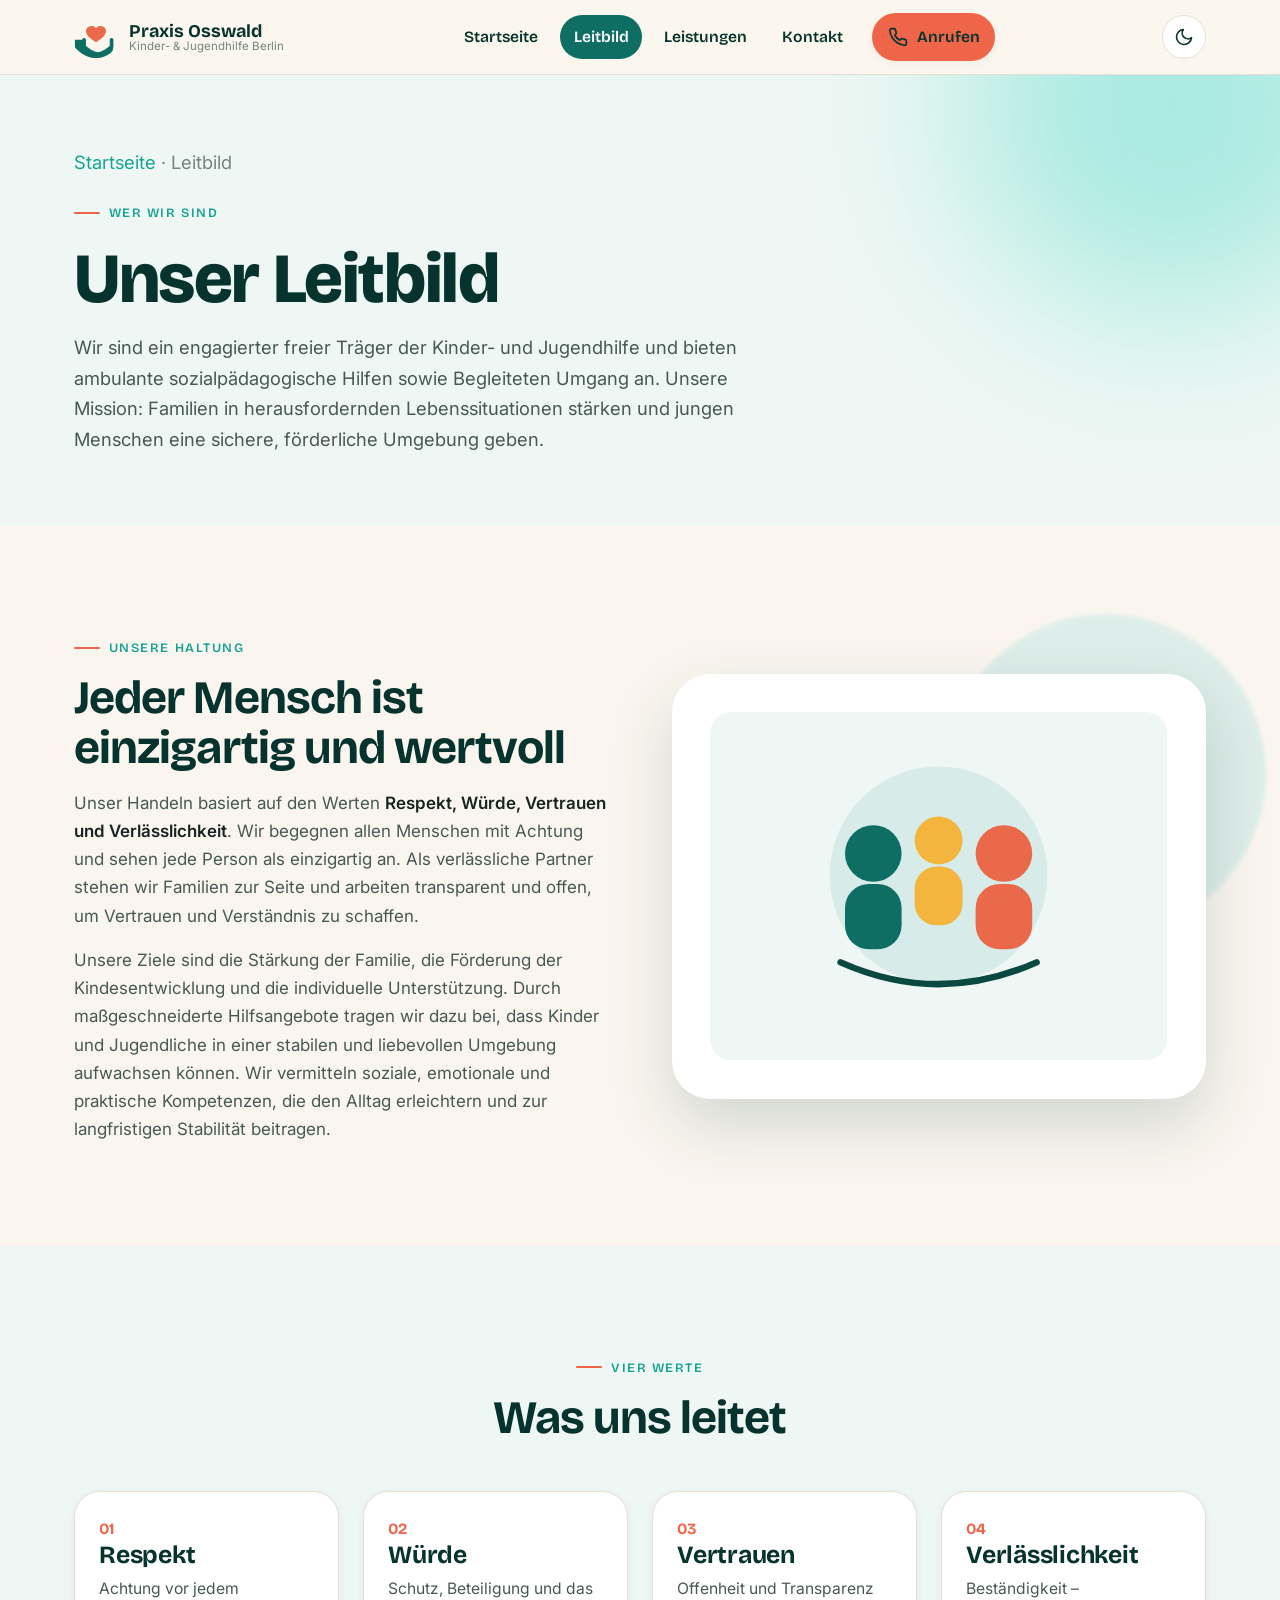
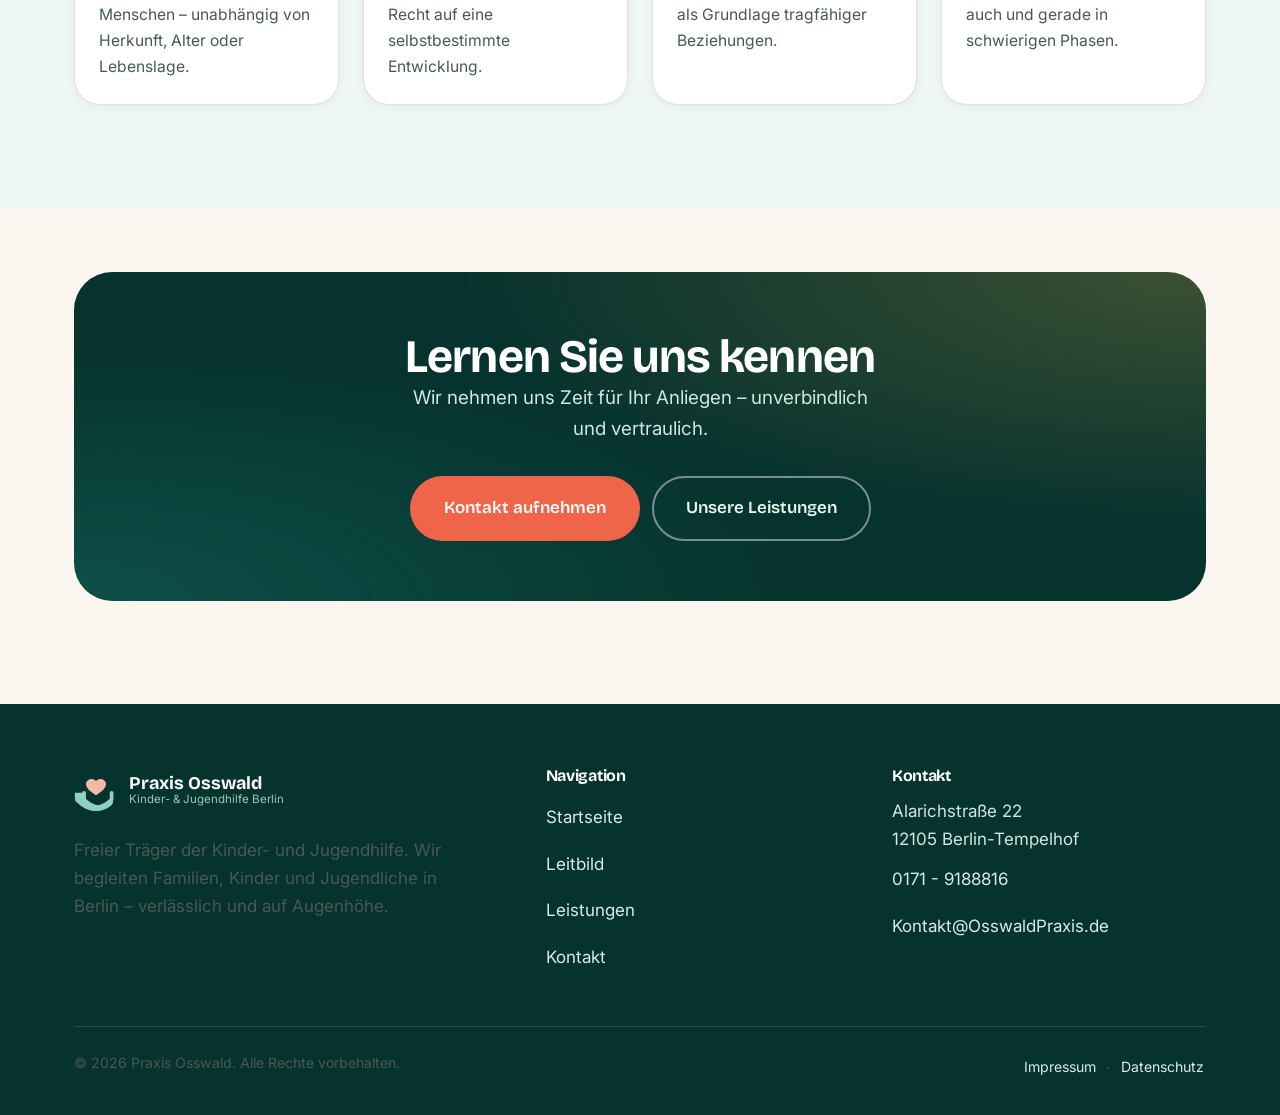
<file: leitbild.html>
<!DOCTYPE html>
<html lang="de">
<head>
  <meta charset="UTF-8" />
  <meta name="viewport" content="width=device-width, initial-scale=1" />
  <title>Leitbild – Praxis Osswald | Kinder- und Jugendhilfe Berlin</title>
  <meta name="description" content="Unser Leitbild: Wir begleiten Familien, Kinder und Jugendliche auf Basis von Respekt, Würde, Vertrauen und Verlässlichkeit – transparent und auf Augenhöhe." />
  <link rel="icon" href="assets/img/favicon.svg" type="image/svg+xml" />
  <link rel="preconnect" href="https://fonts.googleapis.com" />
  <link rel="preconnect" href="https://fonts.gstatic.com" crossorigin />
  <link href="https://fonts.googleapis.com/css2?family=Bricolage+Grotesque:opsz,wght@12..96,500;12..96,600;12..96,700;12..96,800&family=Inter:wght@400;500;600&display=swap" rel="stylesheet" />
  <script>document.documentElement.classList.add("js");try{var t=localStorage.getItem("theme");if(t)document.documentElement.setAttribute("data-theme",t)}catch(e){}</script>
  <link rel="stylesheet" href="assets/css/styles.css" />
</head>
<body>
  <a class="skip-link" href="#main">Zum Inhalt springen</a>

  <header class="site-header">
    <div class="container site-header__inner site-nav">
      <a class="brand" href="index.html" aria-label="Praxis Osswald – Startseite">
        <svg class="brand__mark" viewBox="0 0 48 48" fill="none" aria-hidden="true" xmlns="http://www.w3.org/2000/svg">
          <path d="M24 14.5c2.2-3.6 8.6-3.4 10.4.8 1.6 3.7-1.1 7.4-4 9.9-1.9 1.6-4.3 3.2-6.4 4.6-2.1-1.4-4.5-3-6.4-4.6-2.9-2.5-5.6-6.2-4-9.9 1.8-4.2 8.2-4.4 10.4-.8Z" fill="#e9694a"/>
          <path d="M9 27c0-1.1.9-2 2-2s2 .9 2 2v6.5c1.6 1.7 4.7 4 8 5.6 2.3 1.1 4 1.4 5 1.4s2.7-.3 5-1.4c3.3-1.6 6.4-3.9 8-5.6V27c0-1.1.9-2 2-2s2 .9 2 2v7.4c0 .6-.2 1.1-.6 1.5C44 38.6 38.7 43 33 45.4c-3 1.2-5.2 1.6-9 1.6s-6-.4-9-1.6C9.3 43 4 38.6 1.6 35.9 1.2 35.5 1 35 1 34.4V27" fill="#0e6e64"/>
        </svg>
        <span class="brand__text">
          <span class="brand__name">Praxis Osswald</span>
          <span class="brand__tag">Kinder- &amp; Jugendhilfe Berlin</span>
        </span>
      </a>
      <nav class="nav" aria-label="Hauptnavigation">
        <a href="index.html">Startseite</a>
        <a href="leitbild.html" aria-current="page">Leitbild</a>
        <a href="leistungen.html">Leistungen</a>
        <a href="kontakt.html">Kontakt</a>
        <a class="btn btn--accent nav__cta" href="tel:+491719188816">
          <svg class="icon" viewBox="0 0 24 24" fill="none" stroke="currentColor" stroke-width="2" stroke-linecap="round" stroke-linejoin="round" aria-hidden="true"><path d="M22 16.92v3a2 2 0 0 1-2.18 2 19.79 19.79 0 0 1-8.63-3.07 19.5 19.5 0 0 1-6-6 19.79 19.79 0 0 1-3.07-8.67A2 2 0 0 1 4.11 2h3a2 2 0 0 1 2 1.72c.13.96.36 1.9.7 2.81a2 2 0 0 1-.45 2.11L8.09 9.91a16 16 0 0 0 6 6l1.27-1.27a2 2 0 0 1 2.11-.45c.9.34 1.85.57 2.81.7A2 2 0 0 1 22 16.92Z"/></svg>
          Anrufen
        </a>
      </nav>
      <div class="header-tools">
        <button class="theme-toggle" type="button" data-theme-toggle aria-label="Zwischen hellem und dunklem Design wechseln">
          <svg class="icon icon--moon" viewBox="0 0 24 24" fill="none" stroke="currentColor" stroke-width="2" stroke-linecap="round" stroke-linejoin="round" aria-hidden="true"><path d="M21 12.79A9 9 0 1 1 11.21 3 7 7 0 0 0 21 12.79Z"/></svg>
          <svg class="icon icon--sun" viewBox="0 0 24 24" fill="none" stroke="currentColor" stroke-width="2" stroke-linecap="round" stroke-linejoin="round" aria-hidden="true"><circle cx="12" cy="12" r="4"/><path d="M12 2v2m0 16v2M4.93 4.93l1.41 1.41m11.32 11.32 1.41 1.41M2 12h2m16 0h2M6.34 17.66l-1.41 1.41M19.07 4.93l-1.41 1.41"/></svg>
        </button>
        <button class="nav-toggle" type="button" aria-label="Menü öffnen" aria-expanded="false">
          <svg class="icon" viewBox="0 0 24 24" fill="none" stroke="currentColor" stroke-width="2" stroke-linecap="round" aria-hidden="true"><line x1="3" y1="6" x2="21" y2="6"/><line x1="3" y1="12" x2="21" y2="12"/><line x1="3" y1="18" x2="21" y2="18"/></svg>
        </button>
      </div>
    </div>
    <div class="scroll-progress" aria-hidden="true"></div>
  </header>

  <main id="main">
    <section class="page-hero">
      <div class="container">
        <p class="breadcrumb"><a href="index.html">Startseite</a> · Leitbild</p>
        <span class="eyebrow">Wer wir sind</span>
        <h1 style="margin:.4rem 0 1rem;">Unser Leitbild</h1>
        <p class="lead measure">Wir sind ein engagierter freier Träger der Kinder- und Jugendhilfe und bieten ambulante sozialpädagogische Hilfen sowie Begleiteten Umgang an. Unsere Mission: Familien in herausfordernden Lebenssituationen stärken und jungen Menschen eine sichere, förderliche Umgebung geben.</p>
      </div>
    </section>

    <section class="section">
      <div class="container grid grid--2" style="gap: clamp(2rem,5vw,4rem); align-items:center;">
        <div class="prose stack">
          <span class="eyebrow">Unsere Haltung</span>
          <h2>Jeder Mensch ist einzigartig und wertvoll</h2>
          <p>Unser Handeln basiert auf den Werten <strong>Respekt, Würde, Vertrauen und Verlässlichkeit</strong>. Wir begegnen allen Menschen mit Achtung und sehen jede Person als einzigartig an. Als verlässliche Partner stehen wir Familien zur Seite und arbeiten transparent und offen, um Vertrauen und Verständnis zu schaffen.</p>
          <p>Unsere Ziele sind die Stärkung der Familie, die Förderung der Kindesentwicklung und die individuelle Unterstützung. Durch maßgeschneiderte Hilfsangebote tragen wir dazu bei, dass Kinder und Jugendliche in einer stabilen und liebevollen Umgebung aufwachsen können. Wir vermitteln soziale, emotionale und praktische Kompetenzen, die den Alltag erleichtern und zur langfristigen Stabilität beitragen.</p>
        </div>
        <div class="hero__art">
          <span class="blob blob--1" aria-hidden="true"></span>
          <div class="hero__card">
            <svg viewBox="0 0 420 320" role="img" aria-label="Illustration: Menschen, die einander Halt geben." xmlns="http://www.w3.org/2000/svg">
              <rect width="420" height="320" rx="20" fill="#eef7f4"/>
              <circle cx="210" cy="150" r="100" fill="#d7ece8"/>
              <g>
                <circle cx="150" cy="130" r="26" fill="#0e6e64"/><rect x="124" y="158" width="52" height="60" rx="22" fill="#0e6e64"/>
                <circle cx="270" cy="130" r="26" fill="#e9694a"/><rect x="244" y="158" width="52" height="60" rx="22" fill="#e9694a"/>
                <circle cx="210" cy="118" r="22" fill="#f3b53d"/><rect x="188" y="142" width="44" height="54" rx="20" fill="#f3b53d"/>
              </g>
              <path d="M120 230q90 40 180 0" stroke="#0a4842" stroke-width="6" fill="none" stroke-linecap="round"/>
            </svg>
          </div>
        </div>
      </div>
    </section>

    <section class="section bg-soft">
      <div class="container">
        <div class="stack center" style="margin-inline:auto; max-width:42rem;">
          <span class="eyebrow" style="margin-inline:auto;">Vier Werte</span>
          <h2>Was uns leitet</h2>
        </div>
        <div class="grid grid--4" style="margin-top: var(--space-7);">
          <div class="card value reveal"><p class="value__num">01</p><h3>Respekt</h3><p>Achtung vor jedem Menschen – unabhängig von Herkunft, Alter oder Lebenslage.</p></div>
          <div class="card value reveal"><p class="value__num">02</p><h3>Würde</h3><p>Schutz, Beteiligung und das Recht auf eine selbstbestimmte Entwicklung.</p></div>
          <div class="card value reveal"><p class="value__num">03</p><h3>Vertrauen</h3><p>Offenheit und Transparenz als Grundlage tragfähiger Beziehungen.</p></div>
          <div class="card value reveal"><p class="value__num">04</p><h3>Verlässlichkeit</h3><p>Beständigkeit – auch und gerade in schwierigen Phasen.</p></div>
        </div>
      </div>
    </section>

    <section class="section--tight" style="padding-bottom: clamp(3.5rem,8vw,6.5rem);">
      <div class="container">
        <div class="cta-band reveal">
          <h2>Lernen Sie uns kennen</h2>
          <p class="lead" style="max-width:46ch;">Wir nehmen uns Zeit für Ihr Anliegen – unverbindlich und vertraulich.</p>
          <div class="hero__actions">
            <a class="btn btn--accent btn--lg" href="kontakt.html">Kontakt aufnehmen</a>
            <a class="btn btn--ghost btn--lg" href="leistungen.html" style="color:#eaf5f2; border-color:rgba(255,255,255,.45);">Unsere Leistungen</a>
          </div>
        </div>
      </div>
    </section>
  </main>

  <footer class="site-footer">
    <div class="container">
      <div class="footer__grid">
        <div class="footer__brand">
          <a class="brand" href="index.html" aria-label="Praxis Osswald – Startseite">
            <svg class="brand__mark" viewBox="0 0 48 48" fill="none" aria-hidden="true" xmlns="http://www.w3.org/2000/svg">
              <path d="M24 14.5c2.2-3.6 8.6-3.4 10.4.8 1.6 3.7-1.1 7.4-4 9.9-1.9 1.6-4.3 3.2-6.4 4.6-2.1-1.4-4.5-3-6.4-4.6-2.9-2.5-5.6-6.2-4-9.9 1.8-4.2 8.2-4.4 10.4-.8Z" fill="#f6b9a6"/>
              <path d="M9 27c0-1.1.9-2 2-2s2 .9 2 2v6.5c1.6 1.7 4.7 4 8 5.6 2.3 1.1 4 1.4 5 1.4s2.7-.3 5-1.4c3.3-1.6 6.4-3.9 8-5.6V27c0-1.1.9-2 2-2s2 .9 2 2v7.4c0 .6-.2 1.1-.6 1.5C44 38.6 38.7 43 33 45.4c-3 1.2-5.2 1.6-9 1.6s-6-.4-9-1.6C9.3 43 4 38.6 1.6 35.9 1.2 35.5 1 35 1 34.4V27" fill="#8fcfc6"/>
            </svg>
            <span class="brand__text"><span class="brand__name">Praxis Osswald</span><span class="brand__tag">Kinder- &amp; Jugendhilfe Berlin</span></span>
          </a>
          <p style="margin-top: var(--space-4); max-width: 34ch;">Freier Träger der Kinder- und Jugendhilfe. Wir begleiten Familien, Kinder und Jugendliche in Berlin – verlässlich und auf Augenhöhe.</p>
        </div>
        <div class="footer__nav">
          <h4>Navigation</h4>
          <ul>
            <li><a href="index.html">Startseite</a></li>
            <li><a href="leitbild.html">Leitbild</a></li>
            <li><a href="leistungen.html">Leistungen</a></li>
            <li><a href="kontakt.html">Kontakt</a></li>
          </ul>
        </div>
        <div class="footer__contact">
          <h4>Kontakt</h4>
          <ul>
            <li>Alarichstraße 22<br>12105 Berlin-Tempelhof</li>
            <li><a href="tel:+491719188816">0171 - 9188816</a></li>
            <li><a href="mailto:Kontakt@OsswaldPraxis.de">Kontakt@OsswaldPraxis.de</a></li>
          </ul>
        </div>
      </div>
      <div class="footer__bottom">
        <p>© <span data-year>2026</span> Praxis Osswald. Alle Rechte vorbehalten.</p>
        <p><a href="impressum.html">Impressum</a> &nbsp;·&nbsp; <a href="datenschutz.html">Datenschutz</a></p>
      </div>
    </div>
  </footer>

  <script src="assets/js/main.js" defer></script>
</body>
</html>
</file>
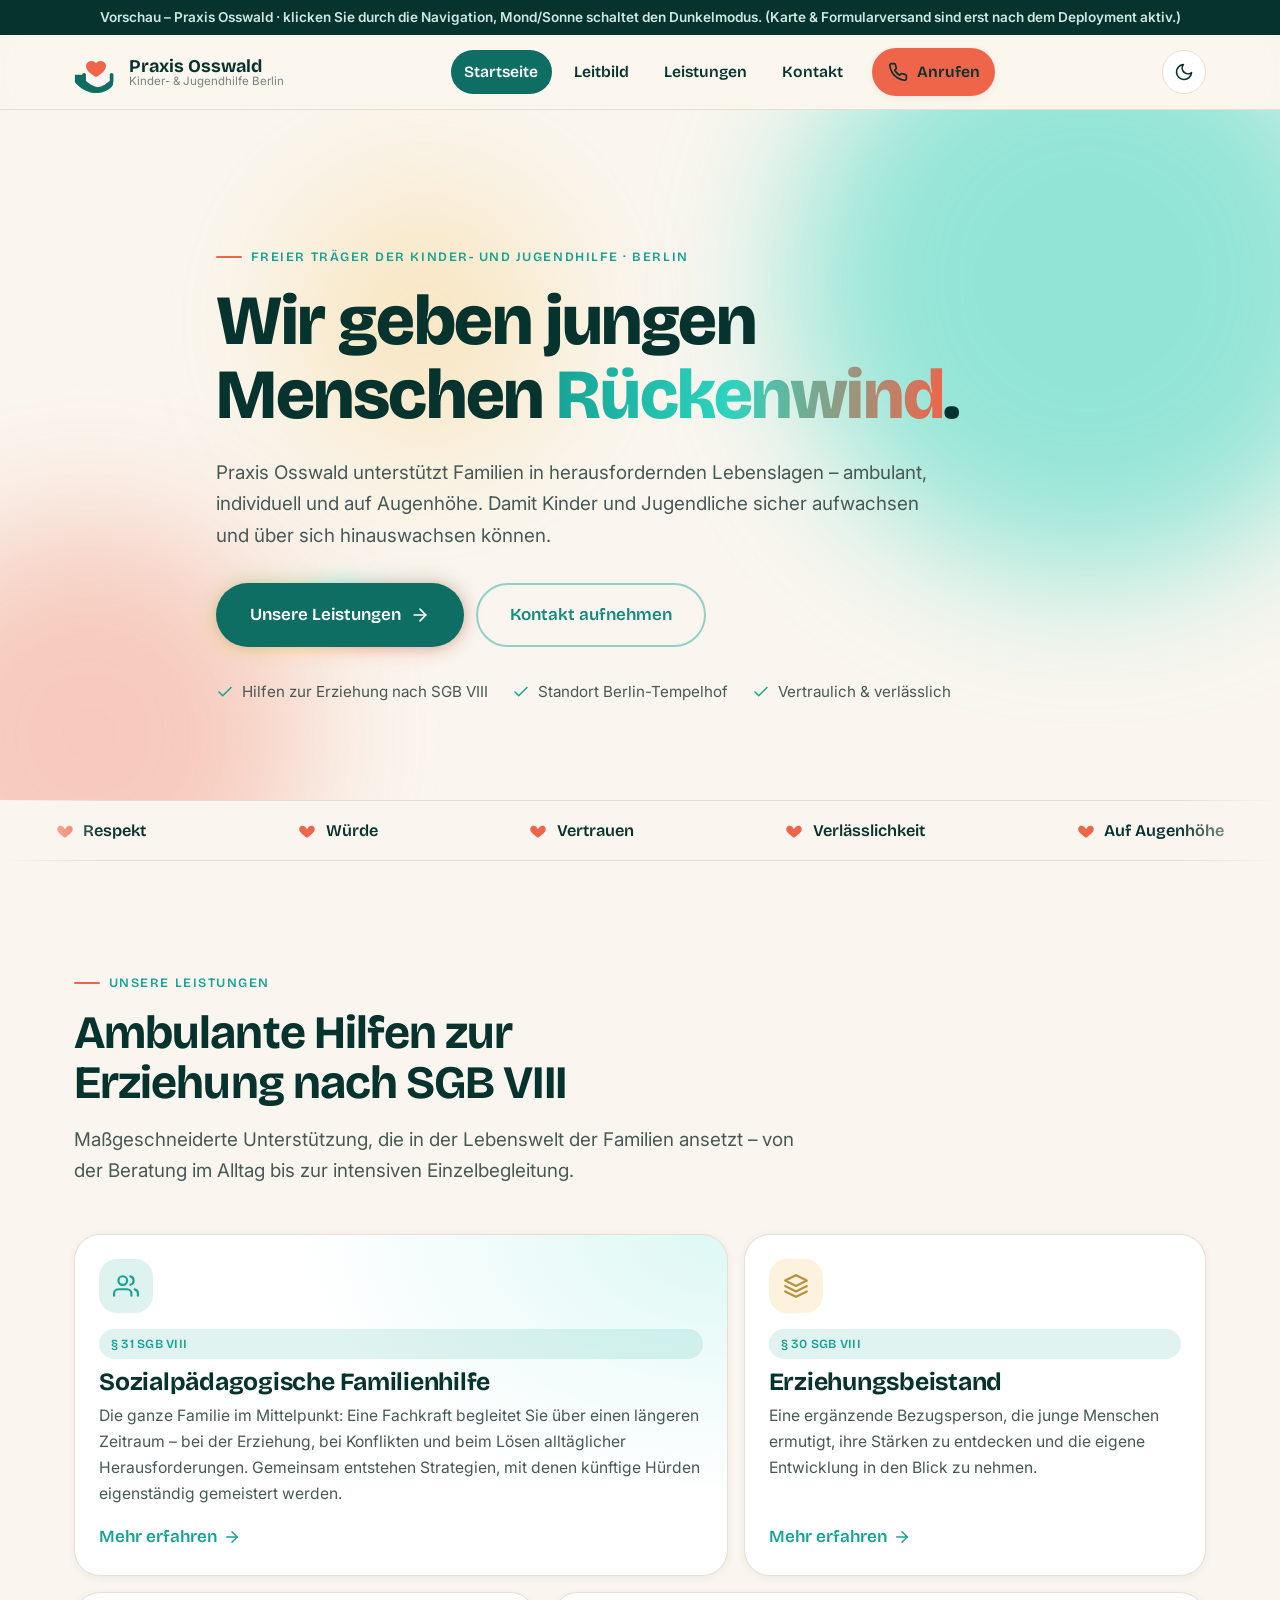
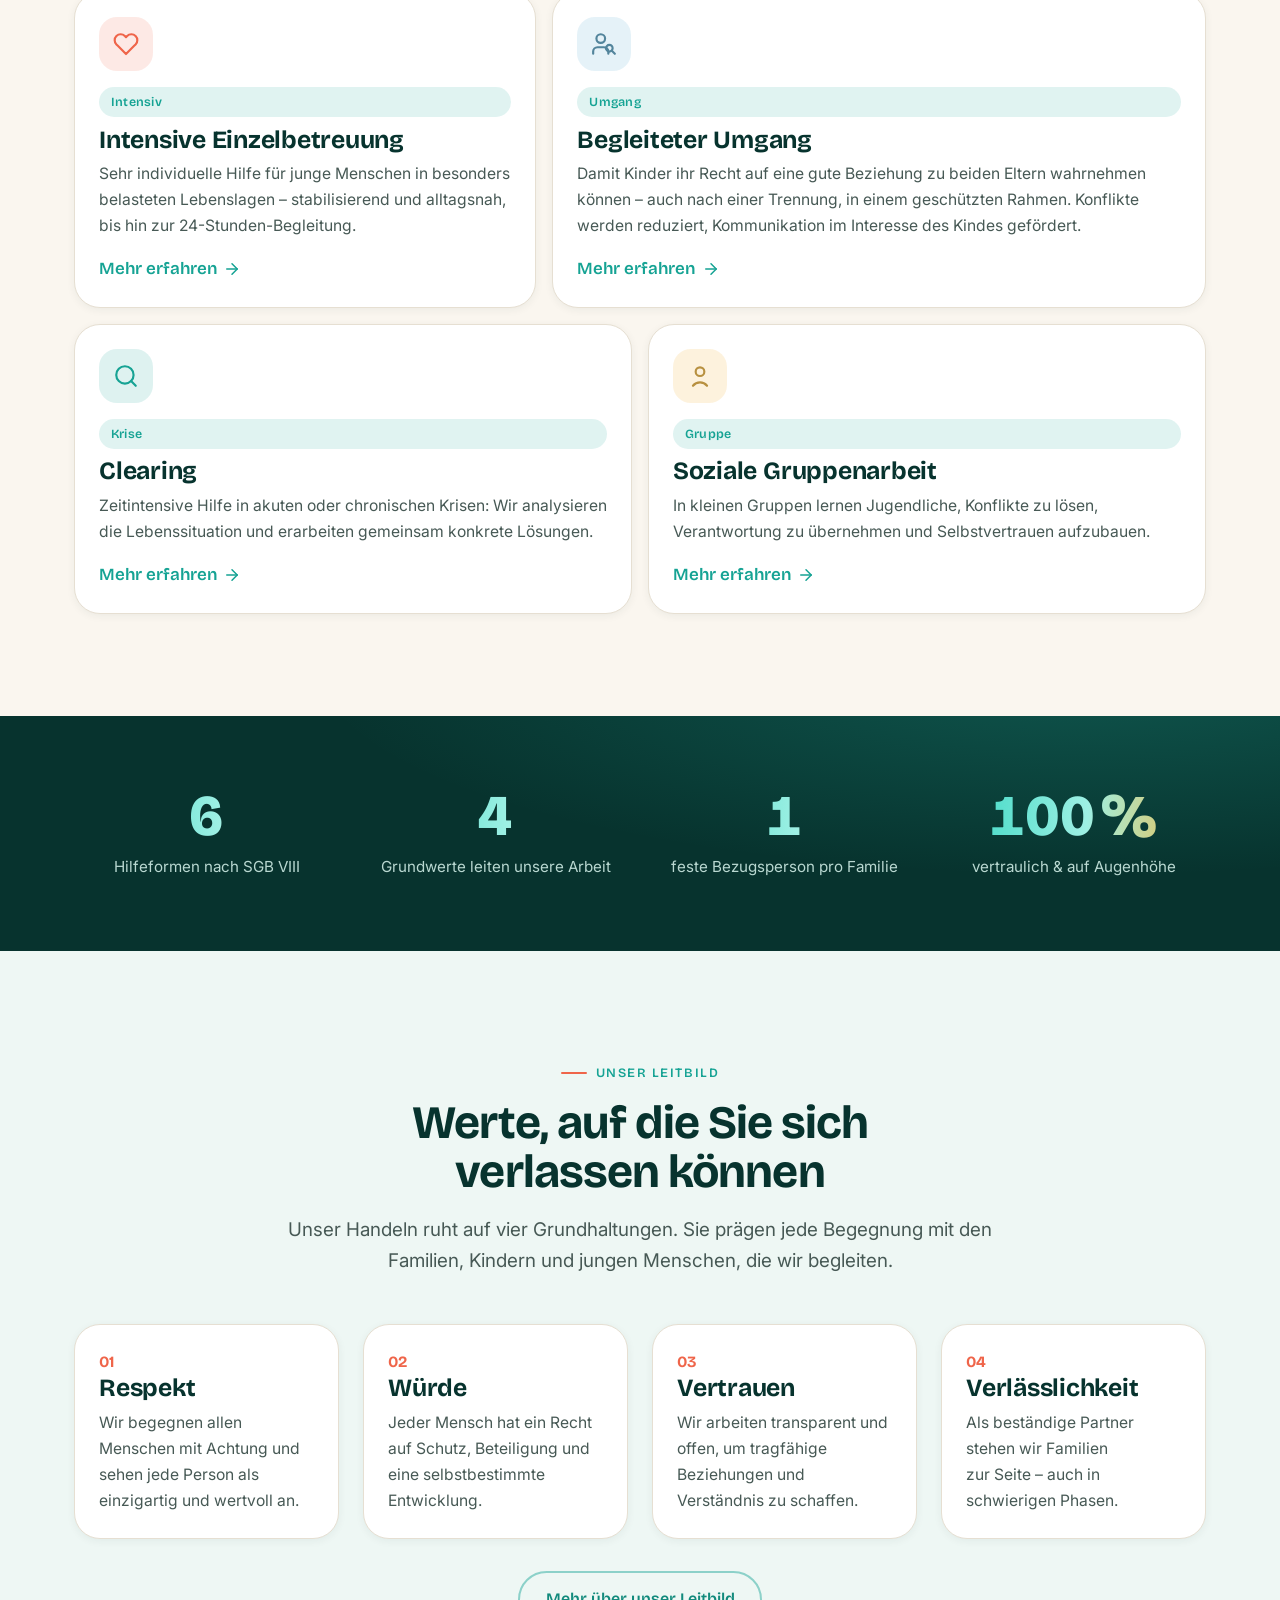
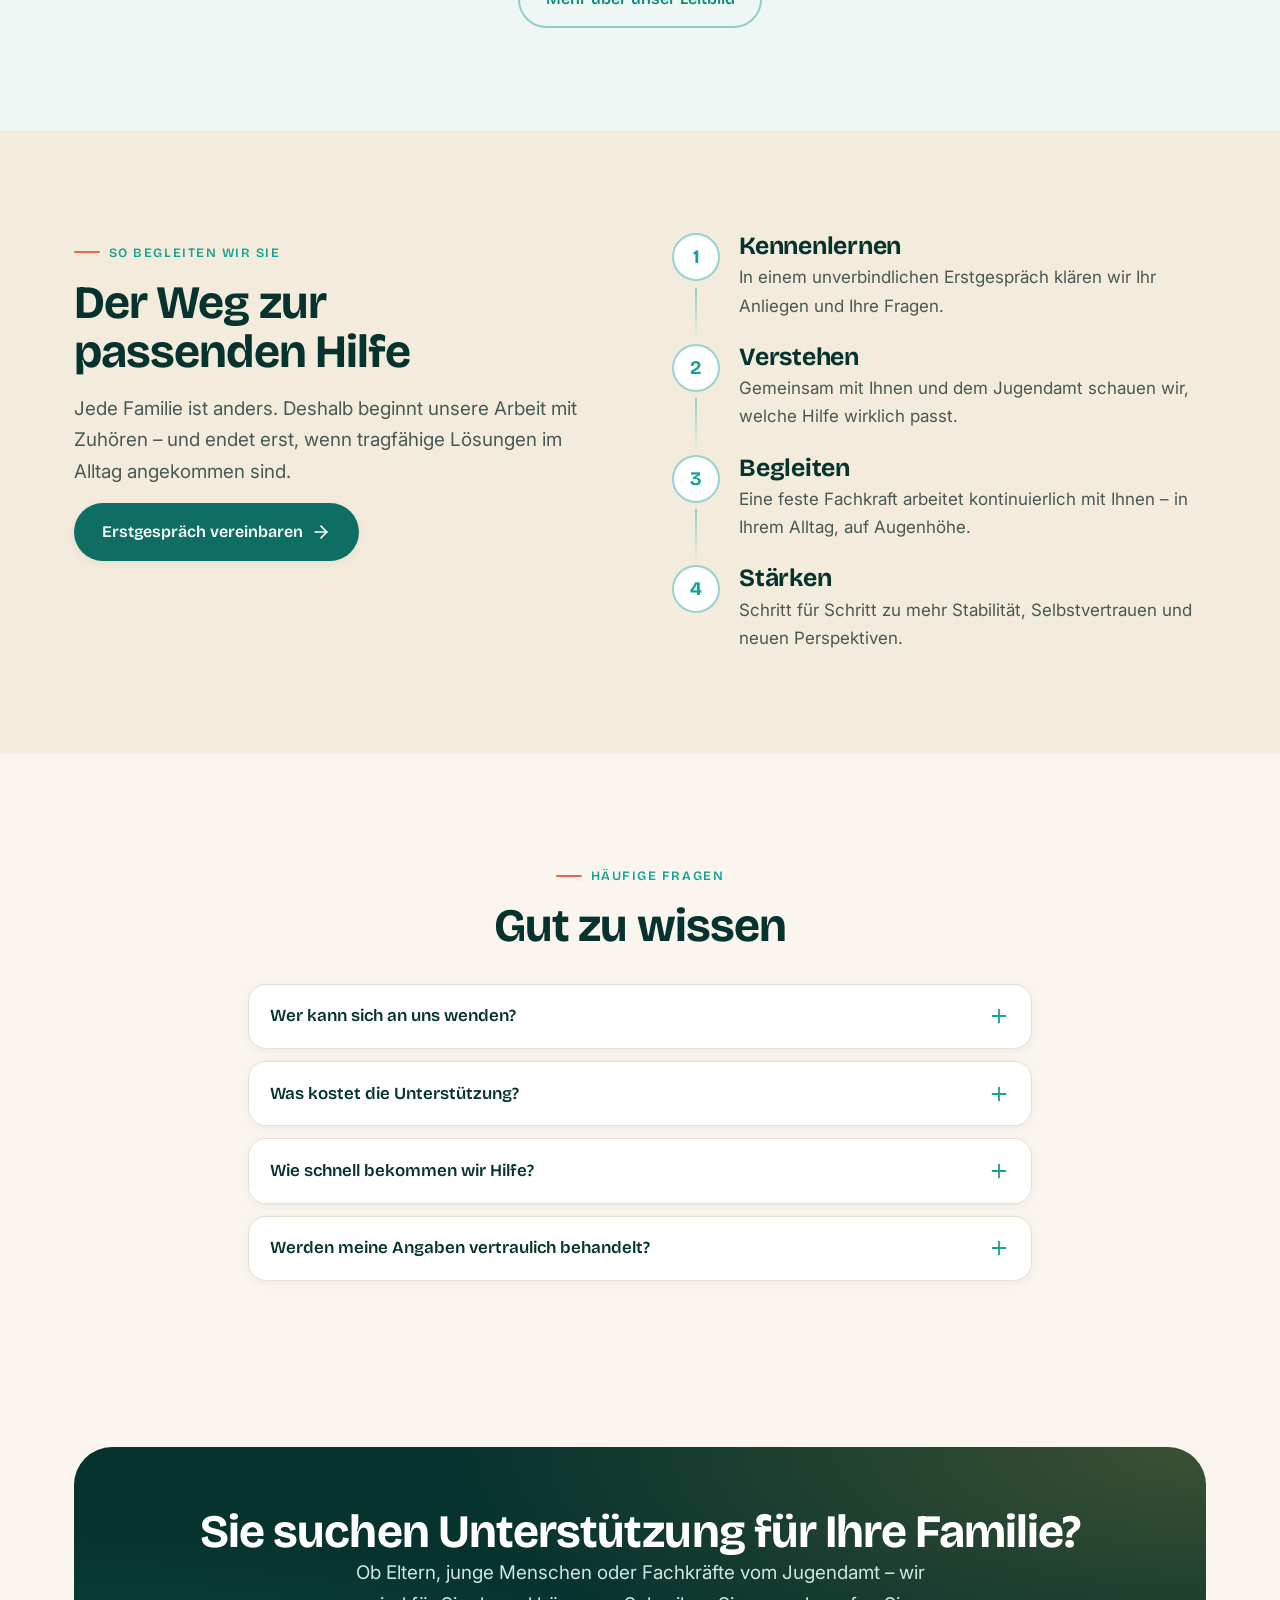
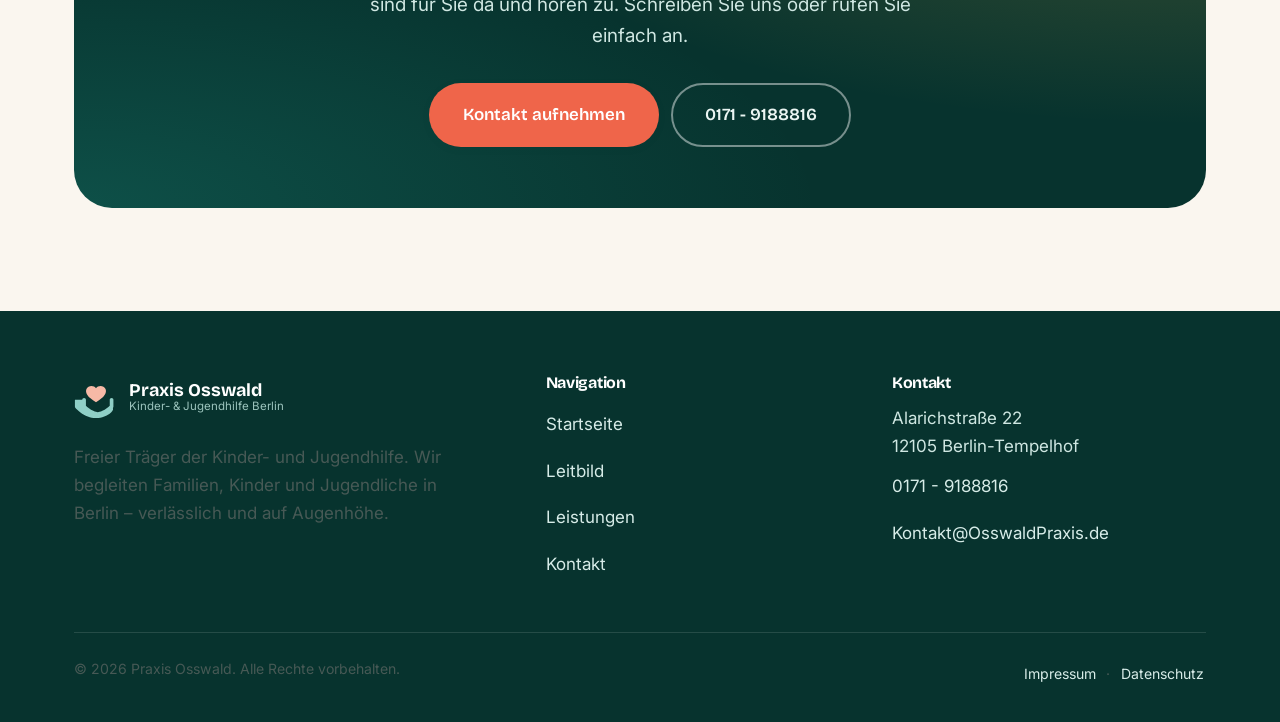
<file: vorschau.html>
<!DOCTYPE html>
<html lang="de"><head><meta charset="UTF-8"/><meta name="viewport" content="width=device-width, initial-scale=1"/><title>Vorschau – Praxis Osswald</title>
<link rel="preconnect" href="https://fonts.googleapis.com"/><link rel="preconnect" href="https://fonts.gstatic.com" crossorigin/>
<link href="https://fonts.googleapis.com/css2?family=Bricolage+Grotesque:opsz,wght@12..96,500;12..96,600;12..96,700;12..96,800&family=Inter:wght@400;500;600&display=swap" rel="stylesheet"/>
<script>document.documentElement.classList.add("js");try{var t=localStorage.getItem("theme");if(t)document.documentElement.setAttribute("data-theme",t)}catch(e){}</script>
<style>/* =========================================================================
   Praxis Osswald – freier Träger der Kinder- und Jugendhilfe
   Design system v2: warm & trustworthy, built on the modern web platform.
   Dark mode, view transitions, scroll-driven animations, color-mix, bento.
   ========================================================================= */

/* ---------- View transitions (cross-document, progressive) ---------- */
@view-transition { navigation: auto; }
::view-transition-old(root), ::view-transition-new(root) { animation-duration: .28s; }

/* ---------- Design tokens ---------- */
:root {
  color-scheme: light;

  /* Brand teal scale */
  --teal-900: #07332e;
  --teal-800: #0b4a43;
  --teal-700: #0e6e64;
  --teal-600: #128a7c;
  --teal-500: #16a394;
  --teal-400: #2dd4bf;
  --teal-300: #8fcfc6;
  --teal-100: #d7ece8;
  --teal-50:  #eef7f4;

  /* Accents */
  --coral:      #ef654a;
  --coral-soft: #f6b9a6;
  --sun:        #f4b942;
  --sky:        #6fb4d8;

  /* Neutrals / semantic */
  --bg:        #faf6ef;
  --bg-soft:   #eef7f4;
  --bg-sand:   #f3ebdb;
  --surface:   #ffffff;
  --surface-2: #fdfaf4;
  --ink:       #182422;
  --ink-soft:  #475955;
  --ink-faint: #74857f;
  --line:      #e6dfd2;
  --heading:   var(--teal-900);
  --footer-bg: #07332e;

  --shadow-sm: 0 2px 8px rgba(9, 56, 50, .06);
  --shadow-md: 0 12px 30px rgba(9, 56, 50, .10);
  --shadow-lg: 0 26px 64px rgba(9, 56, 50, .16);

  /* Type */
  --font-display: "Bricolage Grotesque", "Inter", system-ui, sans-serif;
  --font-body: "Inter", system-ui, -apple-system, "Segoe UI", sans-serif;

  /* Spacing (8pt) */
  --space-1: .25rem; --space-2: .5rem;  --space-3: .75rem; --space-4: 1rem;
  --space-5: 1.5rem; --space-6: 2rem;   --space-7: 3rem;   --space-8: 4rem;
  --space-9: 6rem;

  --r-sm: 12px; --r-md: 18px; --r-lg: 26px; --r-xl: 38px; --r-pill: 999px;
  --container: 1180px;
  --header-h: 74px;

  /* Legacy aliases kept for sub-page inline styles */
  --cream: var(--bg); --sand-100: var(--bg-sand);
  --primary: var(--teal-700); --primary-ink: #fff; --accent: var(--coral);
  --r-2: var(--r-md);
}

/* Dark theme tokens (system preference) */
@media (prefers-color-scheme: dark) {
  :root:not([data-theme="light"]) {
    color-scheme: dark;
    --bg:        #0b1615;
    --bg-soft:   #0e1e1c;
    --bg-sand:   #131f1c;
    --surface:   #12201e;
    --surface-2: #152422;
    --ink:       #e8f1ee;
    --ink-soft:  #aec3bd;
    --ink-faint: #7e948e;
    --line:      #24373372;
    --heading:   #eaf7f3;
    --footer-bg: #081211;
    --teal-100:  #123f39;
    --teal-50:   #10231f;
    --teal-300:  #1c6c61;
    --shadow-sm: 0 2px 8px rgba(0,0,0,.35);
    --shadow-md: 0 12px 30px rgba(0,0,0,.45);
    --shadow-lg: 0 26px 64px rgba(0,0,0,.55);
  }
}
/* Dark theme tokens (explicit toggle) */
:root[data-theme="dark"] {
  color-scheme: dark;
  --bg:        #0b1615;
  --bg-soft:   #0e1e1c;
  --bg-sand:   #131f1c;
  --surface:   #12201e;
  --surface-2: #152422;
  --ink:       #e8f1ee;
  --ink-soft:  #aec3bd;
  --ink-faint: #7e948e;
  --line:      #24373372;
  --heading:   #eaf7f3;
  --footer-bg: #081211;
  --teal-100:  #123f39;
  --teal-50:   #10231f;
  --teal-300:  #1c6c61;
  --shadow-sm: 0 2px 8px rgba(0,0,0,.35);
  --shadow-md: 0 12px 30px rgba(0,0,0,.45);
  --shadow-lg: 0 26px 64px rgba(0,0,0,.55);
}

/* ---------- Reset & base ---------- */
*, *::before, *::after { box-sizing: border-box; }
* { margin: 0; }
html { scroll-behavior: smooth; -webkit-text-size-adjust: 100%; }
html, body { overflow-x: clip; }
body {
  font-family: var(--font-body);
  font-size: 1.0625rem;
  line-height: 1.66;
  color: var(--ink);
  background: var(--bg);
  -webkit-font-smoothing: antialiased;
  text-rendering: optimizeLegibility;
  transition: background-color .3s ease, color .3s ease;
}
img, svg { display: block; max-width: 100%; }
a { color: var(--teal-600); text-decoration-thickness: 1px; text-underline-offset: 3px; }
a:hover { color: var(--teal-500); }
ul { padding: 0; list-style: none; }

h1, h2, h3, h4 {
  font-family: var(--font-display);
  font-weight: 700;
  line-height: 1.06;
  letter-spacing: -0.02em;
  color: var(--heading);
  text-wrap: balance;
}
h1 { font-size: clamp(2.5rem, 6vw, 4.4rem); font-weight: 800; }
h2 { font-size: clamp(1.9rem, 3.8vw, 2.9rem); }
h3 { font-size: clamp(1.25rem, 2vw, 1.55rem); letter-spacing: -0.01em; }
p { color: var(--ink-soft); text-wrap: pretty; }
strong { color: var(--ink); font-weight: 600; }

/* Gradient highlight text */
.grad {
  background: linear-gradient(94deg, var(--teal-500) 0%, var(--teal-400) 45%, var(--coral) 100%);
  -webkit-background-clip: text; background-clip: text; color: transparent;
}

/* ---------- Layout helpers ---------- */
.container { width: 100%; max-width: var(--container); margin-inline: auto; padding-inline: var(--space-5); }
.section { padding-block: clamp(3.5rem, 8vw, 6.5rem); }
.section--tight { padding-block: clamp(2.5rem, 5vw, 4rem); }
.center { text-align: center; }
.measure { max-width: 60ch; }
.stack > * + * { margin-top: var(--space-4); }
.grid { display: grid; gap: var(--space-5); }
.grid--2 { grid-template-columns: repeat(2, 1fr); }
.grid--3 { grid-template-columns: repeat(3, 1fr); }
.grid--4 { grid-template-columns: repeat(4, 1fr); }

.eyebrow {
  display: inline-flex; align-items: center; gap: .55rem;
  font-family: var(--font-display); font-weight: 600;
  font-size: .8rem; letter-spacing: .12em; text-transform: uppercase;
  color: var(--teal-500);
}
.eyebrow::before { content: ""; width: 26px; height: 2px; border-radius: 2px; background: var(--coral); }
.lead { font-size: 1.18rem; color: var(--ink-soft); }

.bg-soft { background: var(--bg-soft); }
.bg-sand { background: var(--bg-sand); }
.bg-teal { background: var(--teal-800); color: #eaf5f2; }
.bg-teal h2, .bg-teal h3 { color: #fff; }
.bg-teal p { color: #cfe7e2; }

/* ---------- Skip link & focus ---------- */
.skip-link {
  position: absolute; left: 12px; top: -60px; z-index: 300;
  background: var(--teal-800); color: #fff; padding: .6rem 1rem;
  border-radius: var(--r-sm); transition: top .2s ease; font-weight: 600;
}
.skip-link:focus { top: 12px; color: #fff; }
:focus-visible { outline: 3px solid var(--teal-500); outline-offset: 2px; border-radius: 4px; }

/* ---------- Buttons ---------- */
.btn {
  --btn-bg: var(--teal-700); --btn-ink: #fff;
  display: inline-flex; align-items: center; justify-content: center; gap: .55rem;
  font-family: var(--font-display); font-weight: 600; font-size: 1rem;
  padding: .85rem 1.6rem; border-radius: var(--r-pill);
  background: var(--btn-bg); color: var(--btn-ink);
  border: 2px solid transparent; cursor: pointer;
  text-decoration: none; min-height: 48px;
  transition: transform .18s ease, box-shadow .18s ease, background-color .18s ease;
  box-shadow: var(--shadow-sm);
}
.btn:hover { color: var(--btn-ink); transform: translateY(-2px); box-shadow: var(--shadow-md); background: var(--teal-600); }
.btn:active { transform: translateY(0) scale(.98); }
.btn--accent { --btn-bg: var(--coral); }
.btn--accent:hover { background: #d95a3f; }
.btn--ghost {
  --btn-bg: transparent; --btn-ink: var(--teal-600);
  border-color: color-mix(in oklab, var(--teal-500) 45%, transparent); box-shadow: none;
}
.btn--ghost:hover { background: color-mix(in oklab, var(--teal-500) 10%, transparent); border-color: var(--teal-500); color: var(--teal-500); }
.btn--lg { padding: 1rem 2rem; font-size: 1.06rem; }
/* Glow button: gradient ring for the primary hero action */
.btn--glow { position: relative; --btn-bg: var(--teal-700); }
.btn--glow::before {
  content: ""; position: absolute; inset: -3px; border-radius: inherit; z-index: -1;
  background: conic-gradient(from var(--glow-angle, 0deg), var(--teal-400), var(--coral), var(--sun), var(--teal-400));
  filter: blur(10px); opacity: .55;
}
@property --glow-angle { syntax: "<angle>"; initial-value: 0deg; inherits: false; }
@media (prefers-reduced-motion: no-preference) {
  .btn--glow::before { animation: glow-spin 6s linear infinite; }
  @keyframes glow-spin { to { --glow-angle: 360deg; } }
}
.btn .icon { width: 20px; height: 20px; }

/* ---------- Header ---------- */
.site-header {
  position: sticky; top: 0; z-index: 100;
  background: color-mix(in oklab, var(--bg) 78%, transparent);
  backdrop-filter: saturate(150%) blur(14px);
  -webkit-backdrop-filter: saturate(150%) blur(14px);
  border-bottom: 1px solid var(--line);
}
.site-header__inner {
  display: flex; align-items: center; justify-content: space-between;
  gap: var(--space-3); min-height: var(--header-h);
}
.brand { display: inline-flex; align-items: center; gap: .7rem; text-decoration: none; }
.brand__mark { width: 44px; height: 44px; flex: none; }
.brand__text { display: flex; flex-direction: column; line-height: 1.05; }
.brand__name { font-family: var(--font-display); font-weight: 700; font-size: 1.12rem; color: var(--heading); }
.brand__tag { font-size: .72rem; color: var(--ink-faint); }

.nav { display: flex; align-items: center; gap: var(--space-2); }
.nav a {
  font-family: var(--font-display); font-weight: 600; font-size: .98rem;
  color: var(--heading); text-decoration: none;
  padding: .55rem .85rem; border-radius: var(--r-pill);
  transition: background-color .15s ease, color .15s ease;
}
.nav a:hover { background: color-mix(in oklab, var(--teal-500) 12%, transparent); }
.nav a[aria-current="page"] { background: var(--teal-700); color: #fff; }
.nav__cta { margin-left: var(--space-2); }

.header-tools { display: flex; align-items: center; gap: var(--space-2); }
.theme-toggle {
  width: 44px; height: 44px; border-radius: var(--r-pill);
  border: 1px solid var(--line); background: var(--surface);
  display: inline-flex; align-items: center; justify-content: center; cursor: pointer;
  color: var(--heading); transition: transform .18s ease, background-color .18s ease;
}
.theme-toggle:hover { transform: rotate(12deg) scale(1.05); }
.theme-toggle .icon { width: 20px; height: 20px; }
.theme-toggle .icon--sun { display: none; }
:root[data-theme="dark"] .theme-toggle .icon--sun { display: block; }
:root[data-theme="dark"] .theme-toggle .icon--moon { display: none; }
@media (prefers-color-scheme: dark) {
  :root:not([data-theme="light"]) .theme-toggle .icon--sun { display: block; }
  :root:not([data-theme="light"]) .theme-toggle .icon--moon { display: none; }
}

.nav-toggle {
  display: none; width: 48px; height: 48px; border: 1px solid var(--line);
  background: var(--surface); border-radius: var(--r-sm); cursor: pointer;
  align-items: center; justify-content: center; color: var(--heading);
}
.nav-toggle .icon { width: 24px; height: 24px; }

/* Scroll progress (CSS scroll-driven animation, hidden if unsupported) */
.scroll-progress { display: none; }
@supports (animation-timeline: scroll()) {
  .scroll-progress {
    display: block; position: absolute; left: 0; bottom: -1px; height: 3px; width: 100%;
    background: linear-gradient(90deg, var(--teal-400), var(--coral));
    transform-origin: 0 50%; transform: scaleX(0);
    animation: progress-grow linear both;
    animation-timeline: scroll(root);
  }
  @keyframes progress-grow { from { transform: scaleX(0); } to { transform: scaleX(1); } }
}

/* ---------- Hero v2: gradient mesh ---------- */
.hero { position: relative; overflow: clip; padding-block: clamp(4rem, 10vw, 8rem) clamp(3.5rem, 8vw, 6rem); }
.hero__mesh { position: absolute; inset: 0; z-index: 0; pointer-events: none; }
.mesh { position: absolute; border-radius: 50%; filter: blur(70px); opacity: .5; }
.mesh--1 { width: 46vw; height: 46vw; min-width: 380px; min-height: 380px; background: var(--teal-400); top: -18%; right: -8%; }
.mesh--2 { width: 34vw; height: 34vw; min-width: 300px; min-height: 300px; background: var(--coral); bottom: -22%; left: -10%; opacity: .3; }
.mesh--3 { width: 22vw; height: 22vw; min-width: 200px; min-height: 200px; background: var(--sun); top: 10%; left: 22%; opacity: .25; }
@media (prefers-reduced-motion: no-preference) {
  .mesh--1 { animation: drift 16s ease-in-out infinite alternate; }
  .mesh--2 { animation: drift 20s ease-in-out infinite alternate-reverse; }
  .mesh--3 { animation: drift 24s ease-in-out infinite alternate; }
  @keyframes drift { to { transform: translate(-4%, 6%) scale(1.08); } }
}
.hero__inner { position: relative; z-index: 1; max-width: 56rem; }
.hero h1 { margin-block: var(--space-4) var(--space-5); }
.hero__actions { display: flex; flex-wrap: wrap; gap: var(--space-3); margin-top: var(--space-6); }
.hero__trust {
  display: flex; flex-wrap: wrap; gap: .5rem 1.5rem; margin-top: var(--space-6);
  color: var(--ink-soft); font-size: .95rem;
}
.hero__trust li { display: inline-flex; align-items: center; gap: .5rem; }
.hero__trust .icon { width: 18px; height: 18px; color: var(--teal-500); }

/* ---------- Marquee ---------- */
.marquee {
  --gap: 2.5rem;
  display: flex; gap: var(--gap); overflow: hidden;
  padding-block: var(--space-4);
  border-block: 1px solid var(--line);
  mask-image: linear-gradient(90deg, transparent, #000 8%, #000 92%, transparent);
  -webkit-mask-image: linear-gradient(90deg, transparent, #000 8%, #000 92%, transparent);
}
.marquee__track {
  display: flex; align-items: center; gap: var(--gap);
  flex: none; min-width: 100%; justify-content: space-around;
}
@media (prefers-reduced-motion: no-preference) {
  .marquee__track { animation: marquee 30s linear infinite; }
  .marquee:hover .marquee__track { animation-play-state: paused; }
  @keyframes marquee { to { transform: translateX(calc(-100% - var(--gap))); } }
}
.marquee__item {
  display: inline-flex; align-items: center; gap: .6rem; white-space: nowrap;
  font-family: var(--font-display); font-weight: 600; font-size: 1.02rem; color: var(--heading);
}
.marquee__item .icon { width: 18px; height: 18px; color: var(--coral); }

/* ---------- Cards, chips, tags ---------- */
.card {
  background: var(--surface); border: 1px solid var(--line);
  border-radius: var(--r-lg); padding: var(--space-5);
  box-shadow: var(--shadow-sm);
  transition: transform .2s ease, box-shadow .2s ease, border-color .2s ease;
}
.card--link { display: block; text-decoration: none; color: inherit; }
.card--link:hover { transform: translateY(-4px); box-shadow: var(--shadow-md); border-color: color-mix(in oklab, var(--teal-500) 50%, transparent); color: inherit; }
.card h3 { margin-bottom: var(--space-2); }
.card p { font-size: .98rem; }
.card__more {
  display: inline-flex; align-items: center; gap: .4rem; margin-top: var(--space-4);
  font-family: var(--font-display); font-weight: 600; color: var(--teal-500);
}
.card--link:hover .card__more { gap: .7rem; }
.card__more .icon { width: 18px; height: 18px; }

.chip {
  width: 54px; height: 54px; border-radius: var(--r-md);
  display: grid; place-items: center; margin-bottom: var(--space-4);
  background: color-mix(in oklab, var(--teal-500) 14%, transparent); color: var(--teal-500);
}
.chip .icon { width: 26px; height: 26px; }
.chip--coral { background: color-mix(in oklab, var(--coral) 14%, transparent); color: var(--coral); }
.chip--sun { background: color-mix(in oklab, var(--sun) 18%, transparent); color: color-mix(in oklab, var(--sun) 75%, var(--ink)); }
.chip--sky { background: color-mix(in oklab, var(--sky) 18%, transparent); color: color-mix(in oklab, var(--sky) 70%, var(--ink)); }

.tag {
  display: inline-block; font-family: var(--font-display); font-weight: 600;
  font-size: .78rem; letter-spacing: .02em; color: var(--teal-500);
  background: color-mix(in oklab, var(--teal-500) 13%, transparent);
  padding: .28rem .75rem; border-radius: var(--r-pill);
}
.page-hero nav[aria-label] { gap: .5rem; }
.page-hero nav[aria-label] a.tag { display: inline-flex; align-items: center; min-height: 40px; padding-inline: 1rem; }

/* ---------- Bento grid ---------- */
.bento { display: grid; gap: var(--space-4); grid-template-columns: repeat(12, 1fr); margin-top: var(--space-7); }
.bento > * { grid-column: span 12; }
@media (min-width: 860px) {
  .bento .b-7 { grid-column: span 7; }
  .bento .b-5 { grid-column: span 5; }
  .bento .b-6 { grid-column: span 6; }
}
.bento .card { position: relative; overflow: hidden; display: flex; flex-direction: column; }
.bento .card::after {
  content: ""; position: absolute; inset: 0; opacity: 0; pointer-events: none;
  transition: opacity .3s ease;
  background: radial-gradient(360px circle at var(--mx, 50%) var(--my, 50%),
              color-mix(in oklab, var(--teal-400) 16%, transparent), transparent 70%);
}
.bento .card:hover::after { opacity: 1; }
.bento .card .card__more { margin-top: auto; padding-top: var(--space-4); }
.bento .card--feature {
  background:
    radial-gradient(120% 140% at 100% 0%, color-mix(in oklab, var(--teal-400) 16%, transparent), transparent 55%),
    var(--surface);
}

/* ---------- Values ---------- */
.value { text-align: left; }
.value__num { font-family: var(--font-display); font-weight: 700; font-size: .9rem; color: var(--coral); }

/* ---------- Stats band ---------- */
.stats {
  background:
    radial-gradient(110% 160% at 85% -20%, color-mix(in oklab, var(--teal-400) 22%, transparent), transparent 55%),
    var(--teal-900);
  color: #eaf5f2;
}
:root[data-theme="dark"] .stats { background-color: #0d1f1c; }
.stats__grid { display: grid; grid-template-columns: repeat(4, 1fr); gap: var(--space-5); padding-block: clamp(3rem, 6vw, 4.5rem); }
.stat { text-align: center; }
.stat__num {
  font-family: var(--font-display); font-weight: 800; font-size: clamp(2.4rem, 5vw, 3.6rem);
  line-height: 1; display: block; font-variant-numeric: tabular-nums;
  background: linear-gradient(94deg, var(--teal-400), #9ef0e4 55%, var(--sun));
  -webkit-background-clip: text; background-clip: text; color: transparent;
}
.stat__label { display: block; margin-top: .5rem; color: #b9d8d1; font-size: .95rem; }

/* ---------- Steps ---------- */
.steps { counter-reset: step; display: grid; gap: var(--space-5); position: relative; }
.step { position: relative; padding-left: 4.2rem; }
.step::before {
  counter-increment: step; content: counter(step);
  position: absolute; left: 0; top: 0;
  width: 3rem; height: 3rem; border-radius: var(--r-pill);
  background: var(--surface); border: 2px solid color-mix(in oklab, var(--teal-500) 45%, transparent);
  color: var(--teal-500);
  font-family: var(--font-display); font-weight: 700; font-size: 1.2rem;
  display: grid; place-items: center;
}
.step:not(:last-child)::after {
  content: ""; position: absolute; left: calc(1.5rem - 1px); top: 3.4rem; bottom: -1.4rem;
  width: 2px; background: linear-gradient(var(--teal-300), transparent);
}
.step h3 { margin-bottom: var(--space-1); }

/* ---------- FAQ (exclusive accordion via details[name]) ---------- */
.faq-list { display: grid; gap: var(--space-3); margin-top: var(--space-6); }
.faq {
  background: var(--surface); border: 1px solid var(--line);
  border-radius: var(--r-md); box-shadow: var(--shadow-sm);
  transition: border-color .2s ease;
}
.faq[open] { border-color: color-mix(in oklab, var(--teal-500) 45%, transparent); }
.faq summary {
  display: flex; align-items: center; justify-content: space-between; gap: var(--space-3);
  cursor: pointer; list-style: none; padding: 1.1rem 1.3rem; min-height: 48px;
  font-family: var(--font-display); font-weight: 600; font-size: 1.06rem; color: var(--heading);
}
.faq summary::-webkit-details-marker { display: none; }
.faq summary .icon { width: 22px; height: 22px; flex: none; color: var(--teal-500); transition: transform .25s ease; }
.faq[open] summary .icon { transform: rotate(45deg); }
.faq__body { padding: 0 1.3rem 1.2rem; }
.faq__body p + p { margin-top: var(--space-3); }
@media (prefers-reduced-motion: no-preference) {
  .faq__body { animation: faq-in .3s ease both; }
  @keyframes faq-in { from { opacity: 0; transform: translateY(-6px); } }
}

/* ---------- CTA band ---------- */
.cta-band {
  position: relative; overflow: hidden;
  border-radius: var(--r-xl); padding: clamp(2.2rem, 5vw, 3.8rem);
  background:
    radial-gradient(120% 140% at 100% 0%, color-mix(in oklab, var(--sun) 22%, transparent), transparent 55%),
    radial-gradient(120% 140% at 0% 100%, color-mix(in oklab, var(--teal-400) 18%, transparent), transparent 55%),
    var(--teal-900);
  color: #fff; text-align: center;
}
.cta-band h2 { color: #fff; }
.cta-band p { color: #cfe7e2; margin-inline: auto; }
.cta-band .hero__actions { justify-content: center; }

/* ---------- Page hero (sub pages) ---------- */
.page-hero { padding-block: clamp(2.5rem, 6vw, 4.5rem); background: var(--bg-soft); position: relative; overflow: clip; }
.page-hero::after {
  content: ""; position: absolute; right: -8%; top: -40%; width: 420px; height: 420px;
  border-radius: 50%; filter: blur(80px); opacity: .35; pointer-events: none;
  background: var(--teal-400);
}
.page-hero > .container { position: relative; z-index: 1; }
.page-hero .eyebrow { margin-bottom: var(--space-3); }
.page-hero p { font-size: 1.15rem; }
.breadcrumb { font-size: .85rem; color: var(--ink-faint); margin-bottom: var(--space-4); }
.breadcrumb a { color: var(--teal-500); text-decoration: none; }

/* ---------- Service detail blocks (Leistungen) ---------- */
.service {
  display: grid; grid-template-columns: 1fr 1.1fr; gap: clamp(1.5rem, 4vw, 3.5rem);
  align-items: center; padding-block: clamp(2rem, 4vw, 3.2rem);
  border-top: 1px solid var(--line);
}
.service:first-of-type { border-top: none; }
.service__media {
  border-radius: var(--r-lg); overflow: hidden; aspect-ratio: 4 / 3;
  background: linear-gradient(135deg, var(--teal-100), var(--teal-50));
  display: grid; place-items: center; box-shadow: var(--shadow-sm);
}
.service__media .illus { width: 72%; height: auto; }
.service:nth-child(even) .service__media { order: 2; }
.service h2 { font-size: clamp(1.5rem, 2.6vw, 2rem); margin-bottom: var(--space-3); }

/* ---------- Prose ---------- */
.prose p + p { margin-top: var(--space-4); }
.prose h3 { margin-top: var(--space-6); margin-bottom: var(--space-2); }

/* ---------- Forms ---------- */
.form { display: grid; gap: var(--space-4); }
.field { display: grid; gap: .4rem; }
.field label { font-family: var(--font-display); font-weight: 600; color: var(--heading); font-size: .95rem; }
.field .req { color: var(--coral); }
.field input, .field textarea {
  width: 100%; font: inherit; color: var(--ink);
  background: var(--surface-2); border: 1.5px solid var(--line);
  border-radius: var(--r-sm); padding: .8rem .9rem; min-height: 48px;
  transition: border-color .15s ease, box-shadow .15s ease;
}
.field textarea { min-height: 150px; resize: vertical; }
.field input:focus, .field textarea:focus {
  outline: none; border-color: var(--teal-500);
  box-shadow: 0 0 0 4px color-mix(in oklab, var(--teal-500) 18%, transparent);
}
.checkbox { display: grid; grid-template-columns: auto 1fr; gap: .7rem; align-items: start; }
.checkbox input { width: 24px; height: 24px; margin-top: .15rem; accent-color: var(--teal-600); }
.checkbox label { font-family: var(--font-body); font-weight: 400; color: var(--ink-soft); font-size: .92rem; line-height: 1.5; }
.form__note { font-size: .85rem; color: var(--ink-faint); }
.form__status { display: none; padding: .9rem 1rem; border-radius: var(--r-sm); font-weight: 500; }
.form__status.is-visible { display: block; }
.form__status--ok { background: var(--teal-50); color: var(--teal-500); border: 1px solid color-mix(in oklab, var(--teal-500) 40%, transparent); }

.contact-meta { display: grid; gap: var(--space-3); }
.contact-meta li { display: grid; grid-template-columns: auto 1fr; gap: .8rem; align-items: start; }
.contact-meta .icon { width: 22px; height: 22px; color: var(--teal-500); margin-top: .15rem; }
.contact-meta a { color: var(--teal-500); display: inline-block; padding: .25rem 0; }
.map-frame {
  width: 100%; aspect-ratio: 4 / 3; border: 0; border-radius: var(--r-lg);
  box-shadow: var(--shadow-sm); margin-top: var(--space-5);
}

/* ---------- Hero card / blobs (Leitbild illustration) ---------- */
.hero__art { position: relative; }
.hero__card {
  position: relative; z-index: 2; background: var(--surface);
  border-radius: var(--r-xl); box-shadow: var(--shadow-lg);
  padding: clamp(1.5rem, 3vw, 2.4rem); overflow: hidden;
}
.blob { position: absolute; border-radius: 50%; filter: blur(2px); opacity: .8; z-index: 0; }
.blob--1 { width: 320px; height: 320px; background: var(--teal-100); top: -60px; right: -60px; }
.blob--2 { width: 220px; height: 220px; background: var(--coral-soft); bottom: -50px; left: -40px; opacity: .4; }

/* ---------- Footer ---------- */
.site-footer { background: var(--footer-bg); color: #cfe7e2; padding-block: var(--space-8) var(--space-6); }
.site-footer a { color: #d7ece8; text-decoration: none; }
.site-footer a:hover { color: #fff; text-decoration: underline; }
.footer__grid { display: grid; grid-template-columns: 1.4fr 1fr 1fr; gap: var(--space-6); }
.footer__brand .brand__name { color: #fff; }
.footer__brand .brand__tag { color: #9cc4bd; }
.site-footer h4 { color: #fff; font-size: 1rem; margin-bottom: var(--space-3); }
.site-footer .footer__nav ul,
.site-footer .footer__contact ul { display: grid; gap: .35rem; }
.site-footer ul a { display: inline-block; padding: .4rem 0; }
.footer__bottom {
  margin-top: var(--space-7); padding-top: var(--space-5); border-top: 1px solid rgba(255,255,255,.12);
  display: flex; flex-wrap: wrap; gap: var(--space-3) var(--space-5); justify-content: space-between;
  font-size: .88rem; color: #9cc4bd;
}
.footer__bottom a { display: inline-block; padding: .3rem .15rem; }

/* ---------- Entrance & scroll-driven reveal ----------
   Content is always visible; animation is pure enhancement. */
.reveal { opacity: 1; transform: none; }
@media (prefers-reduced-motion: no-preference) {
  .js .reveal { animation: fade-up .6s cubic-bezier(.22,.61,.36,1) both; }
  /* Modern browsers: tie the reveal to scroll position instead */
  @supports (animation-timeline: view()) {
    .js .reveal {
      animation: fade-up linear both;
      animation-timeline: view();
      animation-range: entry 5% entry 45%;
    }
  }
}
@keyframes fade-up {
  from { opacity: 0; transform: translateY(20px); }
  to   { opacity: 1; transform: none; }
}

/* ---------- Responsive ---------- */
@media (max-width: 920px) {
  .grid--4, .grid--3 { grid-template-columns: repeat(2, 1fr); }
  .stats__grid { grid-template-columns: repeat(2, 1fr); }
  .service { grid-template-columns: 1fr; }
  .service:nth-child(even) .service__media { order: 0; }
  .service__media { max-width: 460px; }
  .footer__grid { grid-template-columns: 1fr 1fr; }
  .footer__brand { grid-column: 1 / -1; }
  .hero__art { max-width: 460px; }
}
@media (max-width: 560px) {
  .hero__actions { flex-direction: column; align-items: stretch; }
  .hero__actions .btn { width: 100%; }
  .cta-band .hero__actions { align-items: stretch; }
  .footer__bottom { gap: var(--space-3); }
  .page-hero nav[aria-label] a.tag { min-height: 44px; }
  .hero { padding-top: 2.5rem; }
  h1 { line-height: 1.1; }
}
@media (max-width: 680px) {
  .nav { display: none; }
  .nav-toggle { display: inline-flex; }
  .site-nav.is-open .nav {
    display: flex; flex-direction: column; align-items: stretch;
    position: absolute; left: 0; right: 0; top: var(--header-h);
    background: var(--surface); border-bottom: 1px solid var(--line);
    padding: var(--space-4); gap: var(--space-1); box-shadow: var(--shadow-md);
  }
  .site-nav.is-open .nav a { padding: .85rem 1rem; }
  .nav__cta { margin-left: 0; }
  .grid--2, .grid--3, .grid--4 { grid-template-columns: 1fr; }
  .stats__grid { grid-template-columns: repeat(2, 1fr); gap: var(--space-6) var(--space-4); }
  .footer__grid { grid-template-columns: 1fr; }
  body { font-size: 1rem; }
}

/* ---------- Reduced motion ---------- */
@media (prefers-reduced-motion: reduce) {
  html { scroll-behavior: auto; }
  *, *::before, *::after { animation-duration: .001ms !important; transition-duration: .001ms !important; }
  .reveal { opacity: 1; transform: none; }
  ::view-transition-old(root), ::view-transition-new(root) { animation: none; }
}

.page[hidden]{display:none;}</style></head><body><div style="background:#07332e;color:#cfe7e2;text-align:center;font:600 .85rem/1.4 Inter,sans-serif;padding:.5rem 1rem;">Vorschau – Praxis Osswald · klicken Sie durch die Navigation, Mond/Sonne schaltet den Dunkelmodus. (Karte &amp; Formularversand sind erst nach dem Deployment aktiv.)</div>
<a class="skip-link" href="#start">Zum Inhalt springen</a><header class="site-header">
    <div class="container site-header__inner site-nav">
      <a class="brand" href="#start" data-page="start" aria-label="Praxis Osswald – Startseite">
        <svg class="brand__mark" viewBox="0 0 48 48" fill="none" aria-hidden="true" xmlns="http://www.w3.org/2000/svg">
          <path d="M24 14.5c2.2-3.6 8.6-3.4 10.4.8 1.6 3.7-1.1 7.4-4 9.9-1.9 1.6-4.3 3.2-6.4 4.6-2.1-1.4-4.5-3-6.4-4.6-2.9-2.5-5.6-6.2-4-9.9 1.8-4.2 8.2-4.4 10.4-.8Z" fill="#ef654a"/>
          <path d="M9 27c0-1.1.9-2 2-2s2 .9 2 2v6.5c1.6 1.7 4.7 4 8 5.6 2.3 1.1 4 1.4 5 1.4s2.7-.3 5-1.4c3.3-1.6 6.4-3.9 8-5.6V27c0-1.1.9-2 2-2s2 .9 2 2v7.4c0 .6-.2 1.1-.6 1.5C44 38.6 38.7 43 33 45.4c-3 1.2-5.2 1.6-9 1.6s-6-.4-9-1.6C9.3 43 4 38.6 1.6 35.9 1.2 35.5 1 35 1 34.4V27" fill="#0e6e64"/>
        </svg>
        <span class="brand__text">
          <span class="brand__name">Praxis Osswald</span>
          <span class="brand__tag">Kinder- &amp; Jugendhilfe Berlin</span>
        </span>
      </a>

      <nav class="nav" aria-label="Hauptnavigation">
        <a href="#start" aria-current="page">Startseite</a>
        <a href="#leitbild" data-page="leitbild">Leitbild</a>
        <a href="#leistungen" data-page="leistungen">Leistungen</a>
        <a href="#kontakt" data-page="kontakt">Kontakt</a>
        <a class="btn btn--accent nav__cta" href="tel:+491719188816">
          <svg class="icon" viewBox="0 0 24 24" fill="none" stroke="currentColor" stroke-width="2" stroke-linecap="round" stroke-linejoin="round" aria-hidden="true"><path d="M22 16.92v3a2 2 0 0 1-2.18 2 19.79 19.79 0 0 1-8.63-3.07 19.5 19.5 0 0 1-6-6 19.79 19.79 0 0 1-3.07-8.67A2 2 0 0 1 4.11 2h3a2 2 0 0 1 2 1.72c.13.96.36 1.9.7 2.81a2 2 0 0 1-.45 2.11L8.09 9.91a16 16 0 0 0 6 6l1.27-1.27a2 2 0 0 1 2.11-.45c.9.34 1.85.57 2.81.7A2 2 0 0 1 22 16.92Z"/></svg>
          Anrufen
        </a>
      </nav>

      <div class="header-tools">
        <button class="theme-toggle" type="button" data-theme-toggle aria-label="Zwischen hellem und dunklem Design wechseln">
          <svg class="icon icon--moon" viewBox="0 0 24 24" fill="none" stroke="currentColor" stroke-width="2" stroke-linecap="round" stroke-linejoin="round" aria-hidden="true"><path d="M21 12.79A9 9 0 1 1 11.21 3 7 7 0 0 0 21 12.79Z"/></svg>
          <svg class="icon icon--sun" viewBox="0 0 24 24" fill="none" stroke="currentColor" stroke-width="2" stroke-linecap="round" stroke-linejoin="round" aria-hidden="true"><circle cx="12" cy="12" r="4"/><path d="M12 2v2m0 16v2M4.93 4.93l1.41 1.41m11.32 11.32 1.41 1.41M2 12h2m16 0h2M6.34 17.66l-1.41 1.41M19.07 4.93l-1.41 1.41"/></svg>
        </button>
        <button class="nav-toggle" type="button" aria-label="Menü öffnen" aria-expanded="false">
          <svg class="icon" viewBox="0 0 24 24" fill="none" stroke="currentColor" stroke-width="2" stroke-linecap="round" aria-hidden="true"><line x1="3" y1="6" x2="21" y2="6"/><line x1="3" y1="12" x2="21" y2="12"/><line x1="3" y1="18" x2="21" y2="18"/></svg>
        </button>
      </div>
    </div>
    <div class="scroll-progress" aria-hidden="true"></div>
  </header><main id="main"><div class="page" id="start" role="region" aria-label="start">
    <!-- ============ HERO ============ -->
    <section class="hero">
      <div class="hero__mesh" aria-hidden="true">
        <span class="mesh mesh--1"></span>
        <span class="mesh mesh--2"></span>
        <span class="mesh mesh--3"></span>
      </div>
      <div class="container hero__inner">
        <span class="eyebrow">Freier Träger der Kinder- und Jugendhilfe · Berlin</span>
        <h1>Wir geben jungen Menschen <span class="grad">Rückenwind</span>.</h1>
        <p class="lead measure">Praxis Osswald unterstützt Familien in herausfordernden Lebenslagen – ambulant, individuell und auf Augenhöhe. Damit Kinder und Jugendliche sicher aufwachsen und über sich hinauswachsen können.</p>
        <div class="hero__actions">
          <a class="btn btn--glow btn--lg" href="#leistungen">Unsere Leistungen
            <svg class="icon" viewBox="0 0 24 24" fill="none" stroke="currentColor" stroke-width="2" stroke-linecap="round" stroke-linejoin="round" aria-hidden="true"><line x1="5" y1="12" x2="19" y2="12"/><polyline points="12 5 19 12 12 19"/></svg>
          </a>
          <a class="btn btn--ghost btn--lg" href="#kontakt">Kontakt aufnehmen</a>
        </div>
        <ul class="hero__trust">
          <li><svg class="icon" viewBox="0 0 24 24" fill="none" stroke="currentColor" stroke-width="2" stroke-linecap="round" stroke-linejoin="round" aria-hidden="true"><path d="M20 6 9 17l-5-5"/></svg> Hilfen zur Erziehung nach SGB VIII</li>
          <li><svg class="icon" viewBox="0 0 24 24" fill="none" stroke="currentColor" stroke-width="2" stroke-linecap="round" stroke-linejoin="round" aria-hidden="true"><path d="M20 6 9 17l-5-5"/></svg> Standort Berlin-Tempelhof</li>
          <li><svg class="icon" viewBox="0 0 24 24" fill="none" stroke="currentColor" stroke-width="2" stroke-linecap="round" stroke-linejoin="round" aria-hidden="true"><path d="M20 6 9 17l-5-5"/></svg> Vertraulich &amp; verlässlich</li>
        </ul>
      </div>
    </section>

    <!-- ============ VALUES MARQUEE ============ -->
    <div class="marquee" aria-label="Unsere Grundwerte">
      <div class="marquee__track">
        <span class="marquee__item"><svg class="icon" viewBox="0 0 24 24" fill="currentColor" aria-hidden="true"><path d="M12 21s-7.5-4.6-9.8-9C.6 8.6 2.6 5 6.1 5c2 0 3.4 1 4.2 2.3l1.7 2.4 1.7-2.4C14.5 6 15.9 5 17.9 5c3.5 0 5.5 3.6 3.9 7-2.3 4.4-9.8 9-9.8 9Z"/></svg> Respekt</span>
        <span class="marquee__item"><svg class="icon" viewBox="0 0 24 24" fill="currentColor" aria-hidden="true"><path d="M12 21s-7.5-4.6-9.8-9C.6 8.6 2.6 5 6.1 5c2 0 3.4 1 4.2 2.3l1.7 2.4 1.7-2.4C14.5 6 15.9 5 17.9 5c3.5 0 5.5 3.6 3.9 7-2.3 4.4-9.8 9-9.8 9Z"/></svg> Würde</span>
        <span class="marquee__item"><svg class="icon" viewBox="0 0 24 24" fill="currentColor" aria-hidden="true"><path d="M12 21s-7.5-4.6-9.8-9C.6 8.6 2.6 5 6.1 5c2 0 3.4 1 4.2 2.3l1.7 2.4 1.7-2.4C14.5 6 15.9 5 17.9 5c3.5 0 5.5 3.6 3.9 7-2.3 4.4-9.8 9-9.8 9Z"/></svg> Vertrauen</span>
        <span class="marquee__item"><svg class="icon" viewBox="0 0 24 24" fill="currentColor" aria-hidden="true"><path d="M12 21s-7.5-4.6-9.8-9C.6 8.6 2.6 5 6.1 5c2 0 3.4 1 4.2 2.3l1.7 2.4 1.7-2.4C14.5 6 15.9 5 17.9 5c3.5 0 5.5 3.6 3.9 7-2.3 4.4-9.8 9-9.8 9Z"/></svg> Verlässlichkeit</span>
        <span class="marquee__item"><svg class="icon" viewBox="0 0 24 24" fill="currentColor" aria-hidden="true"><path d="M12 21s-7.5-4.6-9.8-9C.6 8.6 2.6 5 6.1 5c2 0 3.4 1 4.2 2.3l1.7 2.4 1.7-2.4C14.5 6 15.9 5 17.9 5c3.5 0 5.5 3.6 3.9 7-2.3 4.4-9.8 9-9.8 9Z"/></svg> Auf Augenhöhe</span>
      </div>
      <div class="marquee__track" aria-hidden="true">
        <span class="marquee__item"><svg class="icon" viewBox="0 0 24 24" fill="currentColor"><path d="M12 21s-7.5-4.6-9.8-9C.6 8.6 2.6 5 6.1 5c2 0 3.4 1 4.2 2.3l1.7 2.4 1.7-2.4C14.5 6 15.9 5 17.9 5c3.5 0 5.5 3.6 3.9 7-2.3 4.4-9.8 9-9.8 9Z"/></svg> Respekt</span>
        <span class="marquee__item"><svg class="icon" viewBox="0 0 24 24" fill="currentColor"><path d="M12 21s-7.5-4.6-9.8-9C.6 8.6 2.6 5 6.1 5c2 0 3.4 1 4.2 2.3l1.7 2.4 1.7-2.4C14.5 6 15.9 5 17.9 5c3.5 0 5.5 3.6 3.9 7-2.3 4.4-9.8 9-9.8 9Z"/></svg> Würde</span>
        <span class="marquee__item"><svg class="icon" viewBox="0 0 24 24" fill="currentColor"><path d="M12 21s-7.5-4.6-9.8-9C.6 8.6 2.6 5 6.1 5c2 0 3.4 1 4.2 2.3l1.7 2.4 1.7-2.4C14.5 6 15.9 5 17.9 5c3.5 0 5.5 3.6 3.9 7-2.3 4.4-9.8 9-9.8 9Z"/></svg> Vertrauen</span>
        <span class="marquee__item"><svg class="icon" viewBox="0 0 24 24" fill="currentColor"><path d="M12 21s-7.5-4.6-9.8-9C.6 8.6 2.6 5 6.1 5c2 0 3.4 1 4.2 2.3l1.7 2.4 1.7-2.4C14.5 6 15.9 5 17.9 5c3.5 0 5.5 3.6 3.9 7-2.3 4.4-9.8 9-9.8 9Z"/></svg> Verlässlichkeit</span>
        <span class="marquee__item"><svg class="icon" viewBox="0 0 24 24" fill="currentColor"><path d="M12 21s-7.5-4.6-9.8-9C.6 8.6 2.6 5 6.1 5c2 0 3.4 1 4.2 2.3l1.7 2.4 1.7-2.4C14.5 6 15.9 5 17.9 5c3.5 0 5.5 3.6 3.9 7-2.3 4.4-9.8 9-9.8 9Z"/></svg> Auf Augenhöhe</span>
      </div>
    </div>

    <!-- ============ BENTO: LEISTUNGEN ============ -->
    <section class="section">
      <div class="container">
        <div class="stack" style="max-width:46rem;">
          <span class="eyebrow">Unsere Leistungen</span>
          <h2>Ambulante Hilfen zur Erziehung nach SGB&nbsp;VIII</h2>
          <p class="lead">Maßgeschneiderte Unterstützung, die in der Lebenswelt der Familien ansetzt – von der Beratung im Alltag bis zur intensiven Einzelbegleitung.</p>
        </div>

        <div class="bento">
          <a class="card card--link card--feature b-7 reveal" href="#leistungen">
            <span class="chip" aria-hidden="true"><svg class="icon" viewBox="0 0 24 24" fill="none" stroke="currentColor" stroke-width="2" stroke-linecap="round" stroke-linejoin="round"><path d="M17 21v-2a4 4 0 0 0-4-4H5a4 4 0 0 0-4 4v2"/><circle cx="9" cy="7" r="4"/><path d="M23 21v-2a4 4 0 0 0-3-3.87"/><path d="M16 3.13a4 4 0 0 1 0 7.75"/></svg></span>
            <span class="tag">§ 31 SGB VIII</span>
            <h3 style="margin-top:.6rem;">Sozialpädagogische Familienhilfe</h3>
            <p>Die ganze Familie im Mittelpunkt: Eine Fachkraft begleitet Sie über einen längeren Zeitraum – bei der Erziehung, bei Konflikten und beim Lösen alltäglicher Herausforderungen. Gemeinsam entstehen Strategien, mit denen künftige Hürden eigenständig gemeistert werden.</p>
            <span class="card__more">Mehr erfahren <svg class="icon" viewBox="0 0 24 24" fill="none" stroke="currentColor" stroke-width="2" stroke-linecap="round" stroke-linejoin="round"><line x1="5" y1="12" x2="19" y2="12"/><polyline points="12 5 19 12 12 19"/></svg></span>
          </a>

          <a class="card card--link b-5 reveal" href="#leistungen">
            <span class="chip chip--sun" aria-hidden="true"><svg class="icon" viewBox="0 0 24 24" fill="none" stroke="currentColor" stroke-width="2" stroke-linecap="round" stroke-linejoin="round"><path d="M12 2 2 7l10 5 10-5-10-5Z"/><path d="m2 17 10 5 10-5"/><path d="m2 12 10 5 10-5"/></svg></span>
            <span class="tag">§ 30 SGB VIII</span>
            <h3 style="margin-top:.6rem;">Erziehungsbeistand</h3>
            <p>Eine ergänzende Bezugsperson, die junge Menschen ermutigt, ihre Stärken zu entdecken und die eigene Entwicklung in den Blick zu nehmen.</p>
            <span class="card__more">Mehr erfahren <svg class="icon" viewBox="0 0 24 24" fill="none" stroke="currentColor" stroke-width="2" stroke-linecap="round" stroke-linejoin="round"><line x1="5" y1="12" x2="19" y2="12"/><polyline points="12 5 19 12 12 19"/></svg></span>
          </a>

          <a class="card card--link b-5 reveal" href="#leistungen">
            <span class="chip chip--coral" aria-hidden="true"><svg class="icon" viewBox="0 0 24 24" fill="none" stroke="currentColor" stroke-width="2" stroke-linecap="round" stroke-linejoin="round"><path d="M20.84 4.61a5.5 5.5 0 0 0-7.78 0L12 5.67l-1.06-1.06a5.5 5.5 0 0 0-7.78 7.78l1.06 1.06L12 21.23l7.78-7.78 1.06-1.06a5.5 5.5 0 0 0 0-7.78Z"/></svg></span>
            <span class="tag">Intensiv</span>
            <h3 style="margin-top:.6rem;">Intensive Einzelbetreuung</h3>
            <p>Sehr individuelle Hilfe für junge Menschen in besonders belasteten Lebenslagen – stabilisierend und alltagsnah, bis hin zur 24-Stunden-Begleitung.</p>
            <span class="card__more">Mehr erfahren <svg class="icon" viewBox="0 0 24 24" fill="none" stroke="currentColor" stroke-width="2" stroke-linecap="round" stroke-linejoin="round"><line x1="5" y1="12" x2="19" y2="12"/><polyline points="12 5 19 12 12 19"/></svg></span>
          </a>

          <a class="card card--link b-7 reveal" href="#leistungen">
            <span class="chip chip--sky" aria-hidden="true"><svg class="icon" viewBox="0 0 24 24" fill="none" stroke="currentColor" stroke-width="2" stroke-linecap="round" stroke-linejoin="round"><path d="M16 21v-2a4 4 0 0 0-4-4H6a4 4 0 0 0-4 4v2"/><circle cx="9" cy="7" r="4"/><path d="m22 21-3-3m0 0a3 3 0 1 0-4.24-4.24A3 3 0 0 0 19 18Z"/></svg></span>
            <span class="tag">Umgang</span>
            <h3 style="margin-top:.6rem;">Begleiteter Umgang</h3>
            <p>Damit Kinder ihr Recht auf eine gute Beziehung zu beiden Eltern wahrnehmen können – auch nach einer Trennung, in einem geschützten Rahmen. Konflikte werden reduziert, Kommunikation im Interesse des Kindes gefördert.</p>
            <span class="card__more">Mehr erfahren <svg class="icon" viewBox="0 0 24 24" fill="none" stroke="currentColor" stroke-width="2" stroke-linecap="round" stroke-linejoin="round"><line x1="5" y1="12" x2="19" y2="12"/><polyline points="12 5 19 12 12 19"/></svg></span>
          </a>

          <a class="card card--link b-6 reveal" href="#leistungen">
            <span class="chip" aria-hidden="true"><svg class="icon" viewBox="0 0 24 24" fill="none" stroke="currentColor" stroke-width="2" stroke-linecap="round" stroke-linejoin="round"><circle cx="11" cy="11" r="8"/><path d="m21 21-4.3-4.3"/></svg></span>
            <span class="tag">Krise</span>
            <h3 style="margin-top:.6rem;">Clearing</h3>
            <p>Zeitintensive Hilfe in akuten oder chronischen Krisen: Wir analysieren die Lebenssituation und erarbeiten gemeinsam konkrete Lösungen.</p>
            <span class="card__more">Mehr erfahren <svg class="icon" viewBox="0 0 24 24" fill="none" stroke="currentColor" stroke-width="2" stroke-linecap="round" stroke-linejoin="round"><line x1="5" y1="12" x2="19" y2="12"/><polyline points="12 5 19 12 12 19"/></svg></span>
          </a>

          <a class="card card--link b-6 reveal" href="#leistungen">
            <span class="chip chip--sun" aria-hidden="true"><svg class="icon" viewBox="0 0 24 24" fill="none" stroke="currentColor" stroke-width="2" stroke-linecap="round" stroke-linejoin="round"><circle cx="12" cy="8" r="4"/><path d="M5.5 21a8.38 8.38 0 0 1 13 0"/></svg></span>
            <span class="tag">Gruppe</span>
            <h3 style="margin-top:.6rem;">Soziale Gruppenarbeit</h3>
            <p>In kleinen Gruppen lernen Jugendliche, Konflikte zu lösen, Verantwortung zu übernehmen und Selbstvertrauen aufzubauen.</p>
            <span class="card__more">Mehr erfahren <svg class="icon" viewBox="0 0 24 24" fill="none" stroke="currentColor" stroke-width="2" stroke-linecap="round" stroke-linejoin="round"><line x1="5" y1="12" x2="19" y2="12"/><polyline points="12 5 19 12 12 19"/></svg></span>
          </a>
        </div>
      </div>
    </section>

    <!-- ============ STATS ============ -->
    <section class="stats" aria-label="Praxis Osswald in Zahlen">
      <div class="container stats__grid">
        <div class="stat reveal">
          <span class="stat__num" data-count="6">6</span>
          <span class="stat__label">Hilfeformen nach SGB VIII</span>
        </div>
        <div class="stat reveal">
          <span class="stat__num" data-count="4">4</span>
          <span class="stat__label">Grundwerte leiten unsere Arbeit</span>
        </div>
        <div class="stat reveal">
          <span class="stat__num" data-count="1">1</span>
          <span class="stat__label">feste Bezugsperson pro Familie</span>
        </div>
        <div class="stat reveal">
          <span class="stat__num" data-count="100" data-suffix="&thinsp;%">100&thinsp;%</span>
          <span class="stat__label">vertraulich &amp; auf Augenhöhe</span>
        </div>
      </div>
    </section>

    <!-- ============ VALUES ============ -->
    <section class="section bg-soft">
      <div class="container">
        <div class="center stack" style="margin-inline:auto; max-width:46rem;">
          <span class="eyebrow" style="margin-inline:auto;">Unser Leitbild</span>
          <h2>Werte, auf die Sie sich verlassen können</h2>
          <p class="lead">Unser Handeln ruht auf vier Grundhaltungen. Sie prägen jede Begegnung mit den Familien, Kindern und jungen Menschen, die wir begleiten.</p>
        </div>
        <div class="grid grid--4" style="margin-top: var(--space-7);">
          <div class="card value reveal">
            <p class="value__num">01</p>
            <h3>Respekt</h3>
            <p>Wir begegnen allen Menschen mit Achtung und sehen jede Person als einzigartig und wertvoll an.</p>
          </div>
          <div class="card value reveal">
            <p class="value__num">02</p>
            <h3>Würde</h3>
            <p>Jeder Mensch hat ein Recht auf Schutz, Beteiligung und eine selbstbestimmte Entwicklung.</p>
          </div>
          <div class="card value reveal">
            <p class="value__num">03</p>
            <h3>Vertrauen</h3>
            <p>Wir arbeiten transparent und offen, um tragfähige Beziehungen und Verständnis zu schaffen.</p>
          </div>
          <div class="card value reveal">
            <p class="value__num">04</p>
            <h3>Verlässlichkeit</h3>
            <p>Als beständige Partner stehen wir Familien zur Seite – auch in schwierigen Phasen.</p>
          </div>
        </div>
        <p class="center" style="margin-top: var(--space-6);">
          <a class="btn btn--ghost" href="#leitbild">Mehr über unser Leitbild</a>
        </p>
      </div>
    </section>

    <!-- ============ PROCESS ============ -->
    <section class="section bg-sand">
      <div class="container">
        <div class="grid grid--2" style="align-items:start; gap: clamp(2rem,5vw,4rem);">
          <div class="stack">
            <span class="eyebrow">So begleiten wir Sie</span>
            <h2>Der Weg zur passenden Hilfe</h2>
            <p class="lead">Jede Familie ist anders. Deshalb beginnt unsere Arbeit mit Zuhören – und endet erst, wenn tragfähige Lösungen im Alltag angekommen sind.</p>
            <p><a class="btn" href="#kontakt">Erstgespräch vereinbaren
              <svg class="icon" viewBox="0 0 24 24" fill="none" stroke="currentColor" stroke-width="2" stroke-linecap="round" stroke-linejoin="round" aria-hidden="true"><line x1="5" y1="12" x2="19" y2="12"/><polyline points="12 5 19 12 12 19"/></svg></a></p>
          </div>
          <div class="steps">
            <div class="step reveal"><h3>Kennenlernen</h3><p>In einem unverbindlichen Erstgespräch klären wir Ihr Anliegen und Ihre Fragen.</p></div>
            <div class="step reveal"><h3>Verstehen</h3><p>Gemeinsam mit Ihnen und dem Jugendamt schauen wir, welche Hilfe wirklich passt.</p></div>
            <div class="step reveal"><h3>Begleiten</h3><p>Eine feste Fachkraft arbeitet kontinuierlich mit Ihnen – in Ihrem Alltag, auf Augenhöhe.</p></div>
            <div class="step reveal"><h3>Stärken</h3><p>Schritt für Schritt zu mehr Stabilität, Selbstvertrauen und neuen Perspektiven.</p></div>
          </div>
        </div>
      </div>
    </section>

    <!-- ============ FAQ ============ -->
    <section class="section">
      <div class="container" style="max-width:52rem;">
        <div class="center stack">
          <span class="eyebrow" style="margin-inline:auto;">Häufige Fragen</span>
          <h2>Gut zu wissen</h2>
        </div>
        <div class="faq-list">
          <details class="faq reveal" name="faq">
            <summary>Wer kann sich an uns wenden?
              <svg class="icon" viewBox="0 0 24 24" fill="none" stroke="currentColor" stroke-width="2" stroke-linecap="round" aria-hidden="true"><line x1="12" y1="5" x2="12" y2="19"/><line x1="5" y1="12" x2="19" y2="12"/></svg>
            </summary>
            <div class="faq__body">
              <p>Eltern und Sorgeberechtigte, Kinder und Jugendliche sowie Fachkräfte der Jugendämter. Auch wenn Sie unsicher sind, ob eine Hilfe zur Erziehung das Richtige ist: Rufen Sie uns einfach an – wir hören zu und denken mit.</p>
            </div>
          </details>
          <details class="faq reveal" name="faq">
            <summary>Was kostet die Unterstützung?
              <svg class="icon" viewBox="0 0 24 24" fill="none" stroke="currentColor" stroke-width="2" stroke-linecap="round" aria-hidden="true"><line x1="12" y1="5" x2="12" y2="19"/><line x1="5" y1="12" x2="19" y2="12"/></svg>
            </summary>
            <div class="faq__body">
              <p>Hilfen zur Erziehung nach SGB VIII werden über das zuständige Jugendamt bewilligt und finanziert. Für Familien entstehen in der Regel keine Kosten.</p>
            </div>
          </details>
          <details class="faq reveal" name="faq">
            <summary>Wie schnell bekommen wir Hilfe?
              <svg class="icon" viewBox="0 0 24 24" fill="none" stroke="currentColor" stroke-width="2" stroke-linecap="round" aria-hidden="true"><line x1="12" y1="5" x2="12" y2="19"/><line x1="5" y1="12" x2="19" y2="12"/></svg>
            </summary>
            <div class="faq__body">
              <p>Ein Erstgespräch ist meist kurzfristig möglich. Den Weg über den Hilfeplan mit dem Jugendamt gehen wir gemeinsam mit Ihnen – in Krisensituationen (z.&nbsp;B. beim Clearing) handeln wir besonders zeitnah.</p>
            </div>
          </details>
          <details class="faq reveal" name="faq">
            <summary>Werden meine Angaben vertraulich behandelt?
              <svg class="icon" viewBox="0 0 24 24" fill="none" stroke="currentColor" stroke-width="2" stroke-linecap="round" aria-hidden="true"><line x1="12" y1="5" x2="12" y2="19"/><line x1="5" y1="12" x2="19" y2="12"/></svg>
            </summary>
            <div class="faq__body">
              <p>Ja. Vertraulichkeit und Datenschutz sind für uns selbstverständlich. Informationen werden nur mit Ihrem Einverständnis weitergegeben – Transparenz Ihnen gegenüber ist Teil unseres Leitbilds.</p>
            </div>
          </details>
        </div>
      </div>
    </section>

    <!-- ============ CTA ============ -->
    <section class="section--tight" style="padding-bottom: clamp(3.5rem,8vw,6.5rem);">
      <div class="container">
        <div class="cta-band reveal">
          <h2>Sie suchen Unterstützung für Ihre Familie?</h2>
          <p class="lead measure" style="max-width:48ch;">Ob Eltern, junge Menschen oder Fachkräfte vom Jugendamt – wir sind für Sie da und hören zu. Schreiben Sie uns oder rufen Sie einfach an.</p>
          <div class="hero__actions">
            <a class="btn btn--accent btn--lg" href="#kontakt">Kontakt aufnehmen</a>
            <a class="btn btn--ghost btn--lg" href="tel:+491719188816" style="color:#eaf5f2; border-color:rgba(255,255,255,.45);">0171 - 9188816</a>
          </div>
        </div>
      </div>
    </section>
  </div><div class="page" id="leitbild" role="region" aria-label="leitbild">
    <section class="page-hero">
      <div class="container">
        <p class="breadcrumb"><a href="#start">Startseite</a> · Leitbild</p>
        <span class="eyebrow">Wer wir sind</span>
        <h1 style="margin:.4rem 0 1rem;">Unser Leitbild</h1>
        <p class="lead measure">Wir sind ein engagierter freier Träger der Kinder- und Jugendhilfe und bieten ambulante sozialpädagogische Hilfen sowie Begleiteten Umgang an. Unsere Mission: Familien in herausfordernden Lebenssituationen stärken und jungen Menschen eine sichere, förderliche Umgebung geben.</p>
      </div>
    </section>

    <section class="section">
      <div class="container grid grid--2" style="gap: clamp(2rem,5vw,4rem); align-items:center;">
        <div class="prose stack">
          <span class="eyebrow">Unsere Haltung</span>
          <h2>Jeder Mensch ist einzigartig und wertvoll</h2>
          <p>Unser Handeln basiert auf den Werten <strong>Respekt, Würde, Vertrauen und Verlässlichkeit</strong>. Wir begegnen allen Menschen mit Achtung und sehen jede Person als einzigartig an. Als verlässliche Partner stehen wir Familien zur Seite und arbeiten transparent und offen, um Vertrauen und Verständnis zu schaffen.</p>
          <p>Unsere Ziele sind die Stärkung der Familie, die Förderung der Kindesentwicklung und die individuelle Unterstützung. Durch maßgeschneiderte Hilfsangebote tragen wir dazu bei, dass Kinder und Jugendliche in einer stabilen und liebevollen Umgebung aufwachsen können. Wir vermitteln soziale, emotionale und praktische Kompetenzen, die den Alltag erleichtern und zur langfristigen Stabilität beitragen.</p>
        </div>
        <div class="hero__art">
          <span class="blob blob--1" aria-hidden="true"></span>
          <div class="hero__card">
            <svg viewBox="0 0 420 320" role="img" aria-label="Illustration: Menschen, die einander Halt geben." xmlns="http://www.w3.org/2000/svg">
              <rect width="420" height="320" rx="20" fill="#eef7f4"/>
              <circle cx="210" cy="150" r="100" fill="#d7ece8"/>
              <g>
                <circle cx="150" cy="130" r="26" fill="#0e6e64"/><rect x="124" y="158" width="52" height="60" rx="22" fill="#0e6e64"/>
                <circle cx="270" cy="130" r="26" fill="#e9694a"/><rect x="244" y="158" width="52" height="60" rx="22" fill="#e9694a"/>
                <circle cx="210" cy="118" r="22" fill="#f3b53d"/><rect x="188" y="142" width="44" height="54" rx="20" fill="#f3b53d"/>
              </g>
              <path d="M120 230q90 40 180 0" stroke="#0a4842" stroke-width="6" fill="none" stroke-linecap="round"/>
            </svg>
          </div>
        </div>
      </div>
    </section>

    <section class="section bg-soft">
      <div class="container">
        <div class="stack center" style="margin-inline:auto; max-width:42rem;">
          <span class="eyebrow" style="margin-inline:auto;">Vier Werte</span>
          <h2>Was uns leitet</h2>
        </div>
        <div class="grid grid--4" style="margin-top: var(--space-7);">
          <div class="card value reveal"><p class="value__num">01</p><h3>Respekt</h3><p>Achtung vor jedem Menschen – unabhängig von Herkunft, Alter oder Lebenslage.</p></div>
          <div class="card value reveal"><p class="value__num">02</p><h3>Würde</h3><p>Schutz, Beteiligung und das Recht auf eine selbstbestimmte Entwicklung.</p></div>
          <div class="card value reveal"><p class="value__num">03</p><h3>Vertrauen</h3><p>Offenheit und Transparenz als Grundlage tragfähiger Beziehungen.</p></div>
          <div class="card value reveal"><p class="value__num">04</p><h3>Verlässlichkeit</h3><p>Beständigkeit – auch und gerade in schwierigen Phasen.</p></div>
        </div>
      </div>
    </section>

    <section class="section--tight" style="padding-bottom: clamp(3.5rem,8vw,6.5rem);">
      <div class="container">
        <div class="cta-band reveal">
          <h2>Lernen Sie uns kennen</h2>
          <p class="lead" style="max-width:46ch;">Wir nehmen uns Zeit für Ihr Anliegen – unverbindlich und vertraulich.</p>
          <div class="hero__actions">
            <a class="btn btn--accent btn--lg" href="#kontakt">Kontakt aufnehmen</a>
            <a class="btn btn--ghost btn--lg" href="#leistungen" style="color:#eaf5f2; border-color:rgba(255,255,255,.45);">Unsere Leistungen</a>
          </div>
        </div>
      </div>
    </section>
  </div><div class="page" id="leistungen" role="region" aria-label="leistungen">
    <section class="page-hero">
      <div class="container">
        <p class="breadcrumb"><a href="#start">Startseite</a> · Leistungen</p>
        <span class="eyebrow">Was wir anbieten</span>
        <h1 style="margin:.4rem 0 1rem;">Ambulante Hilfen zur Erziehung</h1>
        <p class="lead measure">Alle unsere Angebote sind Hilfen zur Erziehung nach dem SGB&nbsp;VIII. Sie setzen in der Lebenswelt der Familien an und werden individuell auf die jeweilige Situation zugeschnitten.</p>
        <nav aria-label="Übersicht der Leistungen" style="margin-top: var(--space-5); display:flex; flex-wrap:wrap; gap:.5rem;">
          <a class="tag" href="#erziehungsbeistand" style="text-decoration:none;">Erziehungsbeistand</a>
          <a class="tag" href="#familienhilfe" style="text-decoration:none;">Familienhilfe</a>
          <a class="tag" href="#einzelbetreuung" style="text-decoration:none;">Einzelbetreuung</a>
          <a class="tag" href="#begleiteter-umgang" style="text-decoration:none;">Begleiteter Umgang</a>
          <a class="tag" href="#clearing" style="text-decoration:none;">Clearing</a>
          <a class="tag" href="#gruppenarbeit" style="text-decoration:none;">Gruppenarbeit</a>
        </nav>
      </div>
    </section>

    <section class="section">
      <div class="container">

        <!-- 1 -->
        <article class="service" id="erziehungsbeistand">
          <div class="service__media reveal" aria-hidden="true">
            <svg class="illus" viewBox="0 0 200 150" xmlns="http://www.w3.org/2000/svg"><rect width="200" height="150" rx="14" fill="#d7ece8"/><path d="M100 120V70" stroke="#0c574f" stroke-width="7" stroke-linecap="round"/><path d="M100 92c-16-3-26-16-24-30 16 1 27 14 24 30Z" fill="#1aa396"/><path d="M100 78c12-6 28-2 35 11-14 6-31 3-35-11Z" fill="#8fcfc6"/><circle cx="100" cy="56" r="15" fill="#e9694a"/><circle cx="135" cy="40" r="7" fill="#f3b53d"/></svg>
          </div>
          <div class="prose stack">
            <span class="tag">§ 30 SGB VIII</span>
            <h2>Erziehungsbeistand / BetreuungshelferIn</h2>
            <p>Der Erziehungsbeistand – auch Betreuungshelfer genannt – ist eine zu den Eltern ergänzende Hilfe und Bezugsperson für das Kind, den Jugendlichen oder jungen Volljährigen. Diese Hilfe richtet sich direkt an den jungen Menschen; die Einbeziehung der Eltern oder anderer Personenberechtigter ist vor allem bei jüngeren Menschen unerlässlich.</p>
            <p>Ziel ist es, dem jungen Menschen Anerkennung und Wertschätzung näherzubringen, seine Stärken herauszubilden und ihn zu ermutigen, die eigene Entwicklung in den Blick zu nehmen und zu fördern.</p>
            <p><a class="btn btn--ghost" href="#kontakt">Beratung anfragen</a></p>
          </div>
        </article>

        <!-- 2 -->
        <article class="service" id="familienhilfe">
          <div class="service__media reveal" aria-hidden="true" style="background:linear-gradient(135deg,#fdf3da,#fbf6ed);">
            <svg class="illus" viewBox="0 0 200 150" xmlns="http://www.w3.org/2000/svg"><rect width="200" height="150" rx="14" fill="#fdf3da"/><circle cx="70" cy="58" r="16" fill="#0e6e64"/><rect x="54" y="78" width="32" height="40" rx="14" fill="#0e6e64"/><circle cx="130" cy="58" r="16" fill="#e9694a"/><rect x="114" y="78" width="32" height="40" rx="14" fill="#e9694a"/><circle cx="100" cy="78" r="11" fill="#f3b53d"/><rect x="89" y="92" width="22" height="28" rx="10" fill="#f3b53d"/></svg>
          </div>
          <div class="prose stack">
            <span class="tag">§ 31 SGB VIII</span>
            <h2>Sozialpädagogische Familienhilfe</h2>
            <p>Bei der Sozialpädagogischen Familienhilfe steht die gesamte Familie im Mittelpunkt. Eine Fachkraft unterstützt die Familie über einen längeren Zeitraum bei der Erziehung, bei individuellen Schwierigkeiten mit Außenstehenden und bei alltäglichen Problemen.</p>
            <p>Sie hilft, Konflikte zu lösen und bestehende Probleme zu bewältigen – und entwickelt gemeinsam mit der Familie Strategien, damit künftige Herausforderungen eigenständig gemeistert werden können. Eine familienunterstützende Hilfe im besten Sinne.</p>
            <p><a class="btn btn--ghost" href="#kontakt">Beratung anfragen</a></p>
          </div>
        </article>

        <!-- 3 -->
        <article class="service" id="einzelbetreuung">
          <div class="service__media reveal" aria-hidden="true" style="background:linear-gradient(135deg,#fdeee9,#fbf6ed);">
            <svg class="illus" viewBox="0 0 200 150" xmlns="http://www.w3.org/2000/svg"><rect width="200" height="150" rx="14" fill="#fdeee9"/><circle cx="100" cy="62" r="20" fill="#e9694a"/><rect x="76" y="88" width="48" height="40" rx="18" fill="#e9694a"/><path d="M40 110q60-50 120 0" stroke="#0e6e64" stroke-width="6" fill="none" stroke-linecap="round"/><circle cx="40" cy="110" r="8" fill="#0e6e64"/><circle cx="160" cy="110" r="8" fill="#0e6e64"/></svg>
          </div>
          <div class="prose stack">
            <span class="tag">Intensiv</span>
            <h2>Intensive sozialpädagogische Einzelbetreuung</h2>
            <p>Diese ambulante Hilfe wird im Regelfall außerhalb der Familie erbracht und setzt in der Lebenswelt der jungen Menschen an. In bestimmten Fällen kann sie auf eine ambulante 24-Stunden-Betreuung ausgeweitet und – wenn die Hilfeplanung es vorsieht – als Alternative zu Maßnahmen des Jugendstrafrechts gewährt werden.</p>
            <p>Sie ist besonders geeignet für junge Menschen, die sich den gängigen Bezügen von Familie, Schule und Ausbildung entzogen haben. Ziel ist es, die Persönlichkeit so zu stabilisieren, dass sie ihren Alltag regeln und gesellschaftliche Anforderungen bewältigen können.</p>
            <p><a class="btn btn--ghost" href="#kontakt">Beratung anfragen</a></p>
          </div>
        </article>

        <!-- 4 -->
        <article class="service" id="begleiteter-umgang">
          <div class="service__media reveal" aria-hidden="true" style="background:linear-gradient(135deg,#e7f2f8,#fbf6ed);">
            <svg class="illus" viewBox="0 0 200 150" xmlns="http://www.w3.org/2000/svg"><rect width="200" height="150" rx="14" fill="#e7f2f8"/><circle cx="64" cy="64" r="17" fill="#0e6e64"/><rect x="47" y="84" width="34" height="36" rx="15" fill="#0e6e64"/><circle cx="136" cy="64" r="17" fill="#6fb4d8"/><rect x="119" y="84" width="34" height="36" rx="15" fill="#6fb4d8"/><path d="M100 70c2-4 9-4 11 0 2 4-3 9-5.5 12-2.5-3-7.5-8-5.5-12Z" fill="#e9694a"/></svg>
          </div>
          <div class="prose stack">
            <span class="tag">Umgang</span>
            <h2>Begleiteter Umgang</h2>
            <p>Der Begleitete Umgang gibt Kindern und Jugendlichen die Möglichkeit, ihr gesetzlich verankertes Recht auf eine entwicklungsfördernde, kontinuierliche Beziehung zu beiden Eltern oder anderen wichtigen Bezugspersonen wahrzunehmen – auch nach deren Trennung.</p>
            <p>Ziel ist die Verselbstständigung der Umgangsgestaltung. Konflikte zwischen den Eltern oder Umgangsberechtigten werden reduziert, eine gute Kommunikation und Kooperation im Interesse des Kindes wird gefördert.</p>
            <p><a class="btn btn--ghost" href="#kontakt">Beratung anfragen</a></p>
          </div>
        </article>

        <!-- 5 -->
        <article class="service" id="clearing">
          <div class="service__media reveal" aria-hidden="true">
            <svg class="illus" viewBox="0 0 200 150" xmlns="http://www.w3.org/2000/svg"><rect width="200" height="150" rx="14" fill="#d7ece8"/><circle cx="92" cy="70" r="30" fill="none" stroke="#0e6e64" stroke-width="8"/><line x1="114" y1="92" x2="140" y2="118" stroke="#0e6e64" stroke-width="9" stroke-linecap="round"/><circle cx="92" cy="70" r="13" fill="#f3b53d"/></svg>
          </div>
          <div class="prose stack">
            <span class="tag">Krise</span>
            <h2>Clearing</h2>
            <p>Clearing kommt zum Einsatz, wenn sich eine Familie in einer chronischen oder akuten Krisensituation befindet, die sie nicht allein bewältigen kann. Es wird ambulant durchgeführt, sofern keine akute Kindeswohlgefährdung vorliegt.</p>
            <p>Diese zeitintensive Hilfe setzt lösungsorientiert an den vorhandenen Ressourcen an und begleitet die Familie in Alltagssituationen. Ziel ist es, gemeinsam mit den Kindern und Jugendlichen die Lebenssituation zu analysieren, individuelle Lösungen zu finden und konkrete Maßnahmen zu erarbeiten.</p>
            <p><a class="btn btn--ghost" href="#kontakt">Beratung anfragen</a></p>
          </div>
        </article>

        <!-- 6 -->
        <article class="service" id="gruppenarbeit">
          <div class="service__media reveal" aria-hidden="true" style="background:linear-gradient(135deg,#fdf3da,#fbf6ed);">
            <svg class="illus" viewBox="0 0 200 150" xmlns="http://www.w3.org/2000/svg"><rect width="200" height="150" rx="14" fill="#fdf3da"/><circle cx="64" cy="60" r="14" fill="#0e6e64"/><rect x="50" y="78" width="28" height="34" rx="12" fill="#0e6e64"/><circle cx="100" cy="54" r="14" fill="#e9694a"/><rect x="86" y="72" width="28" height="34" rx="12" fill="#e9694a"/><circle cx="136" cy="60" r="14" fill="#6fb4d8"/><rect x="122" y="78" width="28" height="34" rx="12" fill="#6fb4d8"/></svg>
          </div>
          <div class="prose stack">
            <span class="tag">Gruppe</span>
            <h2>Soziale Gruppenarbeit</h2>
            <p>Die Soziale Gruppenarbeit unterstützt Jugendliche, die in ihrer Entwicklung zusätzliche Begleitung brauchen. In kleinen Gruppen lernen sie, Konflikte besser zu lösen, Verantwortung zu übernehmen und ihre sozialen Fähigkeiten zu stärken.</p>
            <p>Durch gemeinsame Aktivitäten und gezielte Übungen erleben die Jugendlichen Gemeinschaft, entdecken ihre Stärken und gewinnen Selbstvertrauen – eine wichtige Grundlage für ein gelingendes Miteinander in Familie, Schule und Alltag.</p>
            <p><a class="btn btn--ghost" href="#kontakt">Beratung anfragen</a></p>
          </div>
        </article>

      </div>
    </section>

    <section class="section--tight" style="padding-bottom: clamp(3.5rem,8vw,6.5rem);">
      <div class="container">
        <div class="cta-band reveal">
          <h2>Nicht sicher, welche Hilfe passt?</h2>
          <p class="lead" style="max-width:48ch;">Wir beraten Sie gern und finden gemeinsam mit Ihnen und dem Jugendamt das passende Angebot.</p>
          <div class="hero__actions">
            <a class="btn btn--accent btn--lg" href="#kontakt">Kontakt aufnehmen</a>
            <a class="btn btn--ghost btn--lg" href="tel:+491719188816" style="color:#eaf5f2; border-color:rgba(255,255,255,.45);">0171 - 9188816</a>
          </div>
        </div>
      </div>
    </section>
  </div><div class="page" id="kontakt" role="region" aria-label="kontakt">
    <section class="page-hero">
      <div class="container">
        <p class="breadcrumb"><a href="#start">Startseite</a> · Kontakt</p>
        <span class="eyebrow">Wir sind für Sie da</span>
        <h1 style="margin:.4rem 0 1rem;">Kontakt aufnehmen</h1>
        <p class="lead measure">Sie haben eine Frage oder suchen Unterstützung? Schreiben Sie uns über das Formular oder rufen Sie uns an. Wir melden uns schnellstmöglich bei Ihnen – vertraulich und unverbindlich.</p>
      </div>
    </section>

    <section class="section">
      <div class="container grid grid--2" style="gap: clamp(2rem,5vw,4rem); align-items:start;">

        <!-- Form -->
        <div class="card" style="padding: clamp(1.4rem,3vw,2.2rem);">
          <h2 style="font-size:1.5rem;">Schreiben Sie uns</h2>
          <p style="margin:.5rem 0 1.4rem;">Felder mit <span style="color:var(--coral)">*</span> sind Pflichtfelder.</p>
          <form class="form" data-contact-form novalidate>
            <div class="field">
              <label for="name">Name <span class="req" aria-hidden="true">*</span></label>
              <input id="name" name="name" type="text" autocomplete="name" required />
            </div>
            <div class="field">
              <label for="email">E-Mail <span class="req" aria-hidden="true">*</span></label>
              <input id="email" name="email" type="email" autocomplete="email" required />
            </div>
            <div class="field">
              <label for="message">Nachricht <span class="req" aria-hidden="true">*</span></label>
              <textarea id="message" name="message" required></textarea>
            </div>
            <div class="checkbox">
              <input id="consent" name="consent" type="checkbox" required />
              <label for="consent">Ich bin damit einverstanden, dass meine Daten zum Zweck der Kontaktaufnahme gespeichert und verarbeitet werden. Mir ist bekannt, dass ich meine Einwilligung jederzeit widerrufen kann. <span style="color:var(--coral)">*</span></label>
            </div>
            <div class="form__status form__status--ok" role="status" aria-live="polite" tabindex="-1"></div>
            <div>
              <button class="btn btn--lg" type="submit">Nachricht senden
                <svg class="icon" viewBox="0 0 24 24" fill="none" stroke="currentColor" stroke-width="2" stroke-linecap="round" stroke-linejoin="round" aria-hidden="true"><line x1="22" y1="2" x2="11" y2="13"/><polygon points="22 2 15 22 11 13 2 9 22 2"/></svg>
              </button>
            </div>
            <p class="form__note">Hinweis: Bitte senden Sie keine sensiblen Gesundheitsdaten über dieses Formular. Für vertrauliche Anliegen rufen Sie uns gern an.</p>
          </form>
        </div>

        <!-- Contact info -->
        <div class="stack">
          <h2 style="font-size:1.5rem;">So erreichen Sie uns</h2>
          <ul class="contact-meta" style="margin-top:.4rem;">
            <li>
              <svg class="icon" viewBox="0 0 24 24" fill="none" stroke="currentColor" stroke-width="2" stroke-linecap="round" stroke-linejoin="round" aria-hidden="true"><path d="M21 10c0 7-9 13-9 13s-9-6-9-13a9 9 0 0 1 18 0Z"/><circle cx="12" cy="10" r="3"/></svg>
              <span><strong>Praxis Osswald</strong><br>Freier Träger der Kinder- und Jugendhilfe<br>Alarichstraße 22<br>12105 Berlin-Tempelhof</span>
            </li>
            <li>
              <svg class="icon" viewBox="0 0 24 24" fill="none" stroke="currentColor" stroke-width="2" stroke-linecap="round" stroke-linejoin="round" aria-hidden="true"><path d="M22 16.92v3a2 2 0 0 1-2.18 2 19.79 19.79 0 0 1-8.63-3.07 19.5 19.5 0 0 1-6-6 19.79 19.79 0 0 1-3.07-8.67A2 2 0 0 1 4.11 2h3a2 2 0 0 1 2 1.72c.13.96.36 1.9.7 2.81a2 2 0 0 1-.45 2.11L8.09 9.91a16 16 0 0 0 6 6l1.27-1.27a2 2 0 0 1 2.11-.45c.9.34 1.85.57 2.81.7A2 2 0 0 1 22 16.92Z"/></svg>
              <span><a href="tel:+491719188816">0171 - 9188816</a></span>
            </li>
            <li>
              <svg class="icon" viewBox="0 0 24 24" fill="none" stroke="currentColor" stroke-width="2" stroke-linecap="round" stroke-linejoin="round" aria-hidden="true"><rect x="2" y="4" width="20" height="16" rx="2"/><path d="m22 7-10 5L2 7"/></svg>
              <span><a href="mailto:Kontakt@OsswaldPraxis.de">Kontakt@OsswaldPraxis.de</a></span>
            </li>
          </ul>

          <iframe
            class="map-frame"
            title="Karte: Standort Praxis Osswald, Alarichstraße 22, 12105 Berlin"
            loading="lazy"
            src="https://www.openstreetmap.org/export/embed.html?bbox=13.3760%2C52.4385%2C13.3990%2C52.4490&layer=mapnik&marker=52.4438%2C13.3875">
          </iframe>
          <p class="form__note"><a href="https://www.openstreetmap.org/?mlat=52.4438&mlon=13.3875#map=16/52.4438/13.3875" target="_blank" rel="noopener">Größere Karte öffnen &amp; Route planen →</a></p>
        </div>
      </div>
    </section>
  </div><div class="page" id="impressum" role="region" aria-label="impressum">
    <section class="page-hero">
      <div class="container">
        <p class="breadcrumb"><a href="#start">Startseite</a> · Impressum</p>
        <h1 style="margin:.4rem 0 0;">Impressum</h1>
      </div>
    </section>

    <section class="section">
      <div class="container prose stack measure" style="max-width:70ch;">
        <p style="background:var(--teal-50); border:1px solid var(--teal-300); border-radius:var(--r-md); padding:1rem 1.2rem;"><strong>Hinweis:</strong> Dies ist eine Vorlage. Bitte ergänzen bzw. prüfen Sie die folgenden Angaben rechtlich (Angaben gemäß § 5 DDG / § 18 MStV).</p>

        <h3>Angaben gemäß § 5 DDG</h3>
        <p>
          Praxis Osswald – Freier Träger der Kinder- und Jugendhilfe<br>
          [Inhaber:in / Rechtsform]<br>
          Alarichstraße 22<br>
          12105 Berlin-Tempelhof
        </p>

        <h3>Kontakt</h3>
        <p>
          Telefon: 0171 - 9188816<br>
          E-Mail: Kontakt@OsswaldPraxis.de
        </p>

        <h3>Verantwortlich für den Inhalt nach § 18 Abs. 2 MStV</h3>
        <p>[Name und Anschrift der verantwortlichen Person]</p>

        <h3>Umsatzsteuer-ID</h3>
        <p>[falls vorhanden: Umsatzsteuer-Identifikationsnummer gemäß § 27a UStG]</p>

        <h3>Aufsichtsbehörde / Berufsrechtliche Angaben</h3>
        <p>[falls einschlägig, z. B. zuständiges Jugendamt / Aufsichtsbehörde]</p>

        <h3>EU-Streitschlichtung</h3>
        <p>Die Europäische Kommission stellt eine Plattform zur Online-Streitbeilegung (OS) bereit: <a href="https://ec.europa.eu/consumers/odr/" target="_blank" rel="noopener">https://ec.europa.eu/consumers/odr/</a>. Wir sind nicht verpflichtet und nicht bereit, an einem Streitbeilegungsverfahren vor einer Verbraucherschlichtungsstelle teilzunehmen.</p>

        <h3>Haftung für Inhalte &amp; Links</h3>
        <p>Als Diensteanbieter sind wir für eigene Inhalte auf diesen Seiten nach den allgemeinen Gesetzen verantwortlich. Für Inhalte externer Links sind ausschließlich deren Betreiber verantwortlich.</p>
      </div>
    </section>
  </div><div class="page" id="datenschutz" role="region" aria-label="datenschutz">
    <section class="page-hero">
      <div class="container">
        <p class="breadcrumb"><a href="#start">Startseite</a> · Datenschutz</p>
        <h1 style="margin:.4rem 0 0;">Datenschutzerklärung</h1>
      </div>
    </section>

    <section class="section">
      <div class="container prose stack measure" style="max-width:70ch;">
        <p style="background:var(--teal-50); border:1px solid var(--teal-300); border-radius:var(--r-md); padding:1rem 1.2rem;"><strong>Hinweis:</strong> Dies ist eine Vorlage und ersetzt keine Rechtsberatung. Bitte passen Sie die Inhalte an Ihre tatsächlichen Verarbeitungen an (DSGVO).</p>

        <h3>1. Verantwortliche Stelle</h3>
        <p>Verantwortlich für die Datenverarbeitung auf dieser Website ist:<br>
          Praxis Osswald, Alarichstraße 22, 12105 Berlin-Tempelhof, Kontakt@OsswaldPraxis.de, 0171 - 9188816.</p>

        <h3>2. Erhebung und Verarbeitung personenbezogener Daten</h3>
        <p>Wir verarbeiten personenbezogene Daten nur, soweit dies zur Bereitstellung der Website sowie zur Bearbeitung Ihrer Anfragen erforderlich ist. Rechtsgrundlagen sind insbesondere Art. 6 Abs. 1 lit. a, b und f DSGVO.</p>

        <h3>3. Kontaktformular</h3>
        <p>Wenn Sie uns über das Kontaktformular Anfragen zukommen lassen, werden Ihre Angaben aus dem Formular zwecks Bearbeitung der Anfrage und für den Fall von Anschlussfragen bei uns gespeichert. Diese Daten geben wir nicht ohne Ihre Einwilligung weiter.</p>

        <h3>4. Server-Logfiles &amp; Hosting</h3>
        <p>Der Provider der Seiten erhebt und speichert automatisch Informationen in Server-Logfiles, die Ihr Browser automatisch übermittelt (z. B. Browsertyp, Betriebssystem, Uhrzeit der Anfrage). [Hier Angaben zum Hosting-Anbieter und ggf. Auftragsverarbeitungsvertrag ergänzen.]</p>

        <h3>5. Eingebundene Kartendienste (OpenStreetMap)</h3>
        <p>Zur Darstellung unseres Standorts binden wir eine Karte von OpenStreetMap ein. Beim Laden der Karte wird eine Verbindung zu deren Servern hergestellt und Ihre IP-Adresse übertragen. [Bitte prüfen und ggf. eine Einwilligungslösung ergänzen.]</p>

        <h3>6. Ihre Rechte</h3>
        <p>Sie haben jederzeit das Recht auf Auskunft, Berichtigung, Löschung, Einschränkung der Verarbeitung, Datenübertragbarkeit sowie Widerspruch. Zudem steht Ihnen ein Beschwerderecht bei der zuständigen Aufsichtsbehörde zu (in Berlin: Berliner Beauftragte für Datenschutz und Informationsfreiheit).</p>

        <h3>7. Widerruf Ihrer Einwilligung</h3>
        <p>Eine erteilte Einwilligung können Sie jederzeit mit Wirkung für die Zukunft widerrufen. Eine formlose Mitteilung per E-Mail genügt.</p>
      </div>
    </section>
  </div></main><footer class="site-footer">
    <div class="container">
      <div class="footer__grid">
        <div class="footer__brand">
          <a class="brand" href="#start" aria-label="Praxis Osswald – Startseite">
            <svg class="brand__mark" viewBox="0 0 48 48" fill="none" aria-hidden="true" xmlns="http://www.w3.org/2000/svg">
              <path d="M24 14.5c2.2-3.6 8.6-3.4 10.4.8 1.6 3.7-1.1 7.4-4 9.9-1.9 1.6-4.3 3.2-6.4 4.6-2.1-1.4-4.5-3-6.4-4.6-2.9-2.5-5.6-6.2-4-9.9 1.8-4.2 8.2-4.4 10.4-.8Z" fill="#f6b9a6"/>
              <path d="M9 27c0-1.1.9-2 2-2s2 .9 2 2v6.5c1.6 1.7 4.7 4 8 5.6 2.3 1.1 4 1.4 5 1.4s2.7-.3 5-1.4c3.3-1.6 6.4-3.9 8-5.6V27c0-1.1.9-2 2-2s2 .9 2 2v7.4c0 .6-.2 1.1-.6 1.5C44 38.6 38.7 43 33 45.4c-3 1.2-5.2 1.6-9 1.6s-6-.4-9-1.6C9.3 43 4 38.6 1.6 35.9 1.2 35.5 1 35 1 34.4V27" fill="#8fcfc6"/>
            </svg>
            <span class="brand__text">
              <span class="brand__name">Praxis Osswald</span>
              <span class="brand__tag">Kinder- &amp; Jugendhilfe Berlin</span>
            </span>
          </a>
          <p style="margin-top: var(--space-4); max-width: 34ch;">Freier Träger der Kinder- und Jugendhilfe. Wir begleiten Familien, Kinder und Jugendliche in Berlin – verlässlich und auf Augenhöhe.</p>
        </div>

        <div class="footer__nav">
          <h4>Navigation</h4>
          <ul>
            <li><a href="#start">Startseite</a></li>
            <li><a href="#leitbild">Leitbild</a></li>
            <li><a href="#leistungen">Leistungen</a></li>
            <li><a href="#kontakt">Kontakt</a></li>
          </ul>
        </div>

        <div class="footer__contact">
          <h4>Kontakt</h4>
          <ul>
            <li>Alarichstraße 22<br>12105 Berlin-Tempelhof</li>
            <li><a href="tel:+491719188816">0171 - 9188816</a></li>
            <li><a href="mailto:Kontakt@OsswaldPraxis.de">Kontakt@OsswaldPraxis.de</a></li>
          </ul>
        </div>
      </div>

      <div class="footer__bottom">
        <p>© <span data-year>2026</span> Praxis Osswald. Alle Rechte vorbehalten.</p>
        <p><a href="#impressum">Impressum</a> &nbsp;·&nbsp; <a href="#datenschutz">Datenschutz</a></p>
      </div>
    </div>
  </footer>
<script>/* Praxis Osswald – progressive enhancement only. Site works without JS. */
(function () {
  "use strict";

  var reduce = window.matchMedia("(prefers-reduced-motion: reduce)").matches;

  /* Theme toggle (persisted; the early head script applies it before paint) */
  var root = document.documentElement;
  document.querySelectorAll("[data-theme-toggle]").forEach(function (btn) {
    btn.addEventListener("click", function () {
      var explicit = root.getAttribute("data-theme");
      var dark = explicit
        ? explicit === "dark"
        : window.matchMedia("(prefers-color-scheme: dark)").matches;
      var next = dark ? "light" : "dark";
      root.setAttribute("data-theme", next);
      try { localStorage.setItem("theme", next); } catch (e) {}
    });
  });

  /* Mobile navigation toggle */
  var nav = document.querySelector(".site-nav");
  var toggle = document.querySelector(".nav-toggle");
  if (nav && toggle) {
    toggle.addEventListener("click", function () {
      var open = nav.classList.toggle("is-open");
      toggle.setAttribute("aria-expanded", String(open));
    });
    nav.querySelectorAll("a").forEach(function (a) {
      a.addEventListener("click", function () {
        nav.classList.remove("is-open");
        toggle.setAttribute("aria-expanded", "false");
      });
    });
  }

  /* Count-up stats (final value is already in the markup as fallback) */
  var stats = document.querySelectorAll("[data-count]");
  if (stats.length && !reduce && "IntersectionObserver" in window) {
    var io = new IntersectionObserver(function (entries) {
      entries.forEach(function (entry) {
        if (!entry.isIntersecting) return;
        io.unobserve(entry.target);
        var el = entry.target;
        var target = parseInt(el.getAttribute("data-count"), 10);
        var suffix = el.getAttribute("data-suffix") || "";
        var t0 = null;
        var dur = 1200;
        function tick(t) {
          if (!t0) t0 = t;
          var p = Math.min((t - t0) / dur, 1);
          var eased = 1 - Math.pow(1 - p, 3);
          el.innerHTML = Math.round(target * eased) + suffix;
          if (p < 1) requestAnimationFrame(tick);
        }
        requestAnimationFrame(tick);
      });
    }, { threshold: 0.6 });
    stats.forEach(function (el) { io.observe(el); });
  }

  /* Bento spotlight: radial highlight follows the pointer */
  document.querySelectorAll(".bento .card").forEach(function (card) {
    card.addEventListener("pointermove", function (ev) {
      var r = card.getBoundingClientRect();
      card.style.setProperty("--mx", (ev.clientX - r.left) + "px");
      card.style.setProperty("--my", (ev.clientY - r.top) + "px");
    });
  });

  /* Contact form – client-side validation + friendly confirmation.
     Replace the handler with a real endpoint (e.g. Formspree) on deploy. */
  var form = document.querySelector("[data-contact-form]");
  if (form) {
    form.addEventListener("submit", function (ev) {
      ev.preventDefault();
      if (!form.reportValidity()) return;
      var status = form.querySelector(".form__status");
      form.reset();
      if (status) {
        status.textContent =
          "Vielen Dank für Ihre Nachricht. Wir melden uns schnellstmöglich bei Ihnen.";
        status.classList.add("is-visible");
        status.focus();
      }
    });
  }

  /* Footer year */
  var y = document.querySelector("[data-year]");
  if (y) y.textContent = String(new Date().getFullYear());
})();
</script><script>(function(){var pages=['start', 'leitbild', 'leistungen', 'kontakt', 'impressum', 'datenschutz'];function show(h){if(pages.indexOf(h)===-1)return false;document.querySelectorAll('.page').forEach(function(p){p.hidden=(p.id!==h);});document.querySelectorAll('.nav a[data-page]').forEach(function(a){if(a.getAttribute('data-page')===h){a.setAttribute('aria-current','page');}else{a.removeAttribute('aria-current');}});window.scrollTo(0,0);return true;}function route(){var h=(location.hash||'#start').slice(1);show(h);}window.addEventListener('hashchange',route);show('start');route();})();</script></body></html>
</file>
<file: assets/css/styles.css>
/* =========================================================================
   Praxis Osswald – freier Träger der Kinder- und Jugendhilfe
   Design system v2: warm & trustworthy, built on the modern web platform.
   Dark mode, view transitions, scroll-driven animations, color-mix, bento.
   ========================================================================= */

/* ---------- View transitions (cross-document, progressive) ---------- */
@view-transition { navigation: auto; }
::view-transition-old(root), ::view-transition-new(root) { animation-duration: .28s; }

/* ---------- Design tokens ---------- */
:root {
  color-scheme: light;

  /* Brand teal scale */
  --teal-900: #07332e;
  --teal-800: #0b4a43;
  --teal-700: #0e6e64;
  --teal-600: #128a7c;
  --teal-500: #16a394;
  --teal-400: #2dd4bf;
  --teal-300: #8fcfc6;
  --teal-100: #d7ece8;
  --teal-50:  #eef7f4;

  /* Accents */
  --coral:      #ef654a;
  --coral-soft: #f6b9a6;
  --sun:        #f4b942;
  --sky:        #6fb4d8;

  /* Neutrals / semantic */
  --bg:        #faf6ef;
  --bg-soft:   #eef7f4;
  --bg-sand:   #f3ebdb;
  --surface:   #ffffff;
  --surface-2: #fdfaf4;
  --ink:       #182422;
  --ink-soft:  #475955;
  --ink-faint: #74857f;
  --line:      #e6dfd2;
  --heading:   var(--teal-900);
  --footer-bg: #07332e;

  --shadow-sm: 0 2px 8px rgba(9, 56, 50, .06);
  --shadow-md: 0 12px 30px rgba(9, 56, 50, .10);
  --shadow-lg: 0 26px 64px rgba(9, 56, 50, .16);

  /* Type */
  --font-display: "Bricolage Grotesque", "Inter", system-ui, sans-serif;
  --font-body: "Inter", system-ui, -apple-system, "Segoe UI", sans-serif;

  /* Spacing (8pt) */
  --space-1: .25rem; --space-2: .5rem;  --space-3: .75rem; --space-4: 1rem;
  --space-5: 1.5rem; --space-6: 2rem;   --space-7: 3rem;   --space-8: 4rem;
  --space-9: 6rem;

  --r-sm: 12px; --r-md: 18px; --r-lg: 26px; --r-xl: 38px; --r-pill: 999px;
  --container: 1180px;
  --header-h: 74px;

  /* Legacy aliases kept for sub-page inline styles */
  --cream: var(--bg); --sand-100: var(--bg-sand);
  --primary: var(--teal-700); --primary-ink: #fff; --accent: var(--coral);
  --r-2: var(--r-md);
}

/* Dark theme tokens (system preference) */
@media (prefers-color-scheme: dark) {
  :root:not([data-theme="light"]) {
    color-scheme: dark;
    --bg:        #0b1615;
    --bg-soft:   #0e1e1c;
    --bg-sand:   #131f1c;
    --surface:   #12201e;
    --surface-2: #152422;
    --ink:       #e8f1ee;
    --ink-soft:  #aec3bd;
    --ink-faint: #7e948e;
    --line:      #24373372;
    --heading:   #eaf7f3;
    --footer-bg: #081211;
    --teal-100:  #123f39;
    --teal-50:   #10231f;
    --teal-300:  #1c6c61;
    --shadow-sm: 0 2px 8px rgba(0,0,0,.35);
    --shadow-md: 0 12px 30px rgba(0,0,0,.45);
    --shadow-lg: 0 26px 64px rgba(0,0,0,.55);
  }
}
/* Dark theme tokens (explicit toggle) */
:root[data-theme="dark"] {
  color-scheme: dark;
  --bg:        #0b1615;
  --bg-soft:   #0e1e1c;
  --bg-sand:   #131f1c;
  --surface:   #12201e;
  --surface-2: #152422;
  --ink:       #e8f1ee;
  --ink-soft:  #aec3bd;
  --ink-faint: #7e948e;
  --line:      #24373372;
  --heading:   #eaf7f3;
  --footer-bg: #081211;
  --teal-100:  #123f39;
  --teal-50:   #10231f;
  --teal-300:  #1c6c61;
  --shadow-sm: 0 2px 8px rgba(0,0,0,.35);
  --shadow-md: 0 12px 30px rgba(0,0,0,.45);
  --shadow-lg: 0 26px 64px rgba(0,0,0,.55);
}

/* ---------- Reset & base ---------- */
*, *::before, *::after { box-sizing: border-box; }
* { margin: 0; }
html { scroll-behavior: smooth; -webkit-text-size-adjust: 100%; }
html, body { overflow-x: clip; }
body {
  font-family: var(--font-body);
  font-size: 1.0625rem;
  line-height: 1.66;
  color: var(--ink);
  background: var(--bg);
  -webkit-font-smoothing: antialiased;
  text-rendering: optimizeLegibility;
  transition: background-color .3s ease, color .3s ease;
}
img, svg { display: block; max-width: 100%; }
a { color: var(--teal-600); text-decoration-thickness: 1px; text-underline-offset: 3px; }
a:hover { color: var(--teal-500); }
ul { padding: 0; list-style: none; }

h1, h2, h3, h4 {
  font-family: var(--font-display);
  font-weight: 700;
  line-height: 1.06;
  letter-spacing: -0.02em;
  color: var(--heading);
  text-wrap: balance;
}
h1 { font-size: clamp(2.5rem, 6vw, 4.4rem); font-weight: 800; }
h2 { font-size: clamp(1.9rem, 3.8vw, 2.9rem); }
h3 { font-size: clamp(1.25rem, 2vw, 1.55rem); letter-spacing: -0.01em; }
p { color: var(--ink-soft); text-wrap: pretty; }
strong { color: var(--ink); font-weight: 600; }

/* Gradient highlight text */
.grad {
  background: linear-gradient(94deg, var(--teal-500) 0%, var(--teal-400) 45%, var(--coral) 100%);
  -webkit-background-clip: text; background-clip: text; color: transparent;
}

/* ---------- Layout helpers ---------- */
.container { width: 100%; max-width: var(--container); margin-inline: auto; padding-inline: var(--space-5); }
.section { padding-block: clamp(3.5rem, 8vw, 6.5rem); }
.section--tight { padding-block: clamp(2.5rem, 5vw, 4rem); }
.center { text-align: center; }
.measure { max-width: 60ch; }
.stack > * + * { margin-top: var(--space-4); }
.grid { display: grid; gap: var(--space-5); }
.grid--2 { grid-template-columns: repeat(2, 1fr); }
.grid--3 { grid-template-columns: repeat(3, 1fr); }
.grid--4 { grid-template-columns: repeat(4, 1fr); }

.eyebrow {
  display: inline-flex; align-items: center; gap: .55rem;
  font-family: var(--font-display); font-weight: 600;
  font-size: .8rem; letter-spacing: .12em; text-transform: uppercase;
  color: var(--teal-500);
}
.eyebrow::before { content: ""; width: 26px; height: 2px; border-radius: 2px; background: var(--coral); }
.lead { font-size: 1.18rem; color: var(--ink-soft); }

.bg-soft { background: var(--bg-soft); }
.bg-sand { background: var(--bg-sand); }
.bg-teal { background: var(--teal-800); color: #eaf5f2; }
.bg-teal h2, .bg-teal h3 { color: #fff; }
.bg-teal p { color: #cfe7e2; }

/* ---------- Skip link & focus ---------- */
.skip-link {
  position: absolute; left: 12px; top: -60px; z-index: 300;
  background: var(--teal-800); color: #fff; padding: .6rem 1rem;
  border-radius: var(--r-sm); transition: top .2s ease; font-weight: 600;
}
.skip-link:focus { top: 12px; color: #fff; }
:focus-visible { outline: 3px solid var(--teal-500); outline-offset: 2px; border-radius: 4px; }

/* ---------- Buttons ---------- */
.btn {
  --btn-bg: var(--teal-700); --btn-ink: #fff;
  display: inline-flex; align-items: center; justify-content: center; gap: .55rem;
  font-family: var(--font-display); font-weight: 600; font-size: 1rem;
  padding: .85rem 1.6rem; border-radius: var(--r-pill);
  background: var(--btn-bg); color: var(--btn-ink);
  border: 2px solid transparent; cursor: pointer;
  text-decoration: none; min-height: 48px;
  transition: transform .18s ease, box-shadow .18s ease, background-color .18s ease;
  box-shadow: var(--shadow-sm);
}
.btn:hover { color: var(--btn-ink); transform: translateY(-2px); box-shadow: var(--shadow-md); background: var(--teal-600); }
.btn:active { transform: translateY(0) scale(.98); }
.btn--accent { --btn-bg: var(--coral); }
.btn--accent:hover { background: #d95a3f; }
.btn--ghost {
  --btn-bg: transparent; --btn-ink: var(--teal-600);
  border-color: color-mix(in oklab, var(--teal-500) 45%, transparent); box-shadow: none;
}
.btn--ghost:hover { background: color-mix(in oklab, var(--teal-500) 10%, transparent); border-color: var(--teal-500); color: var(--teal-500); }
.btn--lg { padding: 1rem 2rem; font-size: 1.06rem; }
/* Glow button: gradient ring for the primary hero action */
.btn--glow { position: relative; --btn-bg: var(--teal-700); }
.btn--glow::before {
  content: ""; position: absolute; inset: -3px; border-radius: inherit; z-index: -1;
  background: conic-gradient(from var(--glow-angle, 0deg), var(--teal-400), var(--coral), var(--sun), var(--teal-400));
  filter: blur(10px); opacity: .55;
}
@property --glow-angle { syntax: "<angle>"; initial-value: 0deg; inherits: false; }
@media (prefers-reduced-motion: no-preference) {
  .btn--glow::before { animation: glow-spin 6s linear infinite; }
  @keyframes glow-spin { to { --glow-angle: 360deg; } }
}
.btn .icon { width: 20px; height: 20px; }

/* ---------- Header ---------- */
.site-header {
  position: sticky; top: 0; z-index: 100;
  background: color-mix(in oklab, var(--bg) 78%, transparent);
  backdrop-filter: saturate(150%) blur(14px);
  -webkit-backdrop-filter: saturate(150%) blur(14px);
  border-bottom: 1px solid var(--line);
}
.site-header__inner {
  display: flex; align-items: center; justify-content: space-between;
  gap: var(--space-3); min-height: var(--header-h);
}
.brand { display: inline-flex; align-items: center; gap: .7rem; text-decoration: none; }
.brand__mark { width: 44px; height: 44px; flex: none; }
.brand__text { display: flex; flex-direction: column; line-height: 1.05; }
.brand__name { font-family: var(--font-display); font-weight: 700; font-size: 1.12rem; color: var(--heading); }
.brand__tag { font-size: .72rem; color: var(--ink-faint); }

.nav { display: flex; align-items: center; gap: var(--space-2); }
.nav a {
  font-family: var(--font-display); font-weight: 600; font-size: .98rem;
  color: var(--heading); text-decoration: none;
  padding: .55rem .85rem; border-radius: var(--r-pill);
  transition: background-color .15s ease, color .15s ease;
}
.nav a:hover { background: color-mix(in oklab, var(--teal-500) 12%, transparent); }
.nav a[aria-current="page"] { background: var(--teal-700); color: #fff; }
.nav__cta { margin-left: var(--space-2); }

.header-tools { display: flex; align-items: center; gap: var(--space-2); }
.theme-toggle {
  width: 44px; height: 44px; border-radius: var(--r-pill);
  border: 1px solid var(--line); background: var(--surface);
  display: inline-flex; align-items: center; justify-content: center; cursor: pointer;
  color: var(--heading); transition: transform .18s ease, background-color .18s ease;
}
.theme-toggle:hover { transform: rotate(12deg) scale(1.05); }
.theme-toggle .icon { width: 20px; height: 20px; }
.theme-toggle .icon--sun { display: none; }
:root[data-theme="dark"] .theme-toggle .icon--sun { display: block; }
:root[data-theme="dark"] .theme-toggle .icon--moon { display: none; }
@media (prefers-color-scheme: dark) {
  :root:not([data-theme="light"]) .theme-toggle .icon--sun { display: block; }
  :root:not([data-theme="light"]) .theme-toggle .icon--moon { display: none; }
}

.nav-toggle {
  display: none; width: 48px; height: 48px; border: 1px solid var(--line);
  background: var(--surface); border-radius: var(--r-sm); cursor: pointer;
  align-items: center; justify-content: center; color: var(--heading);
}
.nav-toggle .icon { width: 24px; height: 24px; }

/* Scroll progress (CSS scroll-driven animation, hidden if unsupported) */
.scroll-progress { display: none; }
@supports (animation-timeline: scroll()) {
  .scroll-progress {
    display: block; position: absolute; left: 0; bottom: -1px; height: 3px; width: 100%;
    background: linear-gradient(90deg, var(--teal-400), var(--coral));
    transform-origin: 0 50%; transform: scaleX(0);
    animation: progress-grow linear both;
    animation-timeline: scroll(root);
  }
  @keyframes progress-grow { from { transform: scaleX(0); } to { transform: scaleX(1); } }
}

/* ---------- Hero v2: gradient mesh ---------- */
.hero { position: relative; overflow: clip; padding-block: clamp(4rem, 10vw, 8rem) clamp(3.5rem, 8vw, 6rem); }
.hero__mesh { position: absolute; inset: 0; z-index: 0; pointer-events: none; }
.mesh { position: absolute; border-radius: 50%; filter: blur(70px); opacity: .5; }
.mesh--1 { width: 46vw; height: 46vw; min-width: 380px; min-height: 380px; background: var(--teal-400); top: -18%; right: -8%; }
.mesh--2 { width: 34vw; height: 34vw; min-width: 300px; min-height: 300px; background: var(--coral); bottom: -22%; left: -10%; opacity: .3; }
.mesh--3 { width: 22vw; height: 22vw; min-width: 200px; min-height: 200px; background: var(--sun); top: 10%; left: 22%; opacity: .25; }
@media (prefers-reduced-motion: no-preference) {
  .mesh--1 { animation: drift 16s ease-in-out infinite alternate; }
  .mesh--2 { animation: drift 20s ease-in-out infinite alternate-reverse; }
  .mesh--3 { animation: drift 24s ease-in-out infinite alternate; }
  @keyframes drift { to { transform: translate(-4%, 6%) scale(1.08); } }
}
.hero__inner { position: relative; z-index: 1; max-width: 56rem; }
.hero h1 { margin-block: var(--space-4) var(--space-5); }
.hero__actions { display: flex; flex-wrap: wrap; gap: var(--space-3); margin-top: var(--space-6); }
.hero__trust {
  display: flex; flex-wrap: wrap; gap: .5rem 1.5rem; margin-top: var(--space-6);
  color: var(--ink-soft); font-size: .95rem;
}
.hero__trust li { display: inline-flex; align-items: center; gap: .5rem; }
.hero__trust .icon { width: 18px; height: 18px; color: var(--teal-500); }

/* ---------- Marquee ---------- */
.marquee {
  --gap: 2.5rem;
  display: flex; gap: var(--gap); overflow: hidden;
  padding-block: var(--space-4);
  border-block: 1px solid var(--line);
  mask-image: linear-gradient(90deg, transparent, #000 8%, #000 92%, transparent);
  -webkit-mask-image: linear-gradient(90deg, transparent, #000 8%, #000 92%, transparent);
}
.marquee__track {
  display: flex; align-items: center; gap: var(--gap);
  flex: none; min-width: 100%; justify-content: space-around;
}
@media (prefers-reduced-motion: no-preference) {
  .marquee__track { animation: marquee 30s linear infinite; }
  .marquee:hover .marquee__track { animation-play-state: paused; }
  @keyframes marquee { to { transform: translateX(calc(-100% - var(--gap))); } }
}
.marquee__item {
  display: inline-flex; align-items: center; gap: .6rem; white-space: nowrap;
  font-family: var(--font-display); font-weight: 600; font-size: 1.02rem; color: var(--heading);
}
.marquee__item .icon { width: 18px; height: 18px; color: var(--coral); }

/* ---------- Cards, chips, tags ---------- */
.card {
  background: var(--surface); border: 1px solid var(--line);
  border-radius: var(--r-lg); padding: var(--space-5);
  box-shadow: var(--shadow-sm);
  transition: transform .2s ease, box-shadow .2s ease, border-color .2s ease;
}
.card--link { display: block; text-decoration: none; color: inherit; }
.card--link:hover { transform: translateY(-4px); box-shadow: var(--shadow-md); border-color: color-mix(in oklab, var(--teal-500) 50%, transparent); color: inherit; }
.card h3 { margin-bottom: var(--space-2); }
.card p { font-size: .98rem; }
.card__more {
  display: inline-flex; align-items: center; gap: .4rem; margin-top: var(--space-4);
  font-family: var(--font-display); font-weight: 600; color: var(--teal-500);
}
.card--link:hover .card__more { gap: .7rem; }
.card__more .icon { width: 18px; height: 18px; }

.chip {
  width: 54px; height: 54px; border-radius: var(--r-md);
  display: grid; place-items: center; margin-bottom: var(--space-4);
  background: color-mix(in oklab, var(--teal-500) 14%, transparent); color: var(--teal-500);
}
.chip .icon { width: 26px; height: 26px; }
.chip--coral { background: color-mix(in oklab, var(--coral) 14%, transparent); color: var(--coral); }
.chip--sun { background: color-mix(in oklab, var(--sun) 18%, transparent); color: color-mix(in oklab, var(--sun) 75%, var(--ink)); }
.chip--sky { background: color-mix(in oklab, var(--sky) 18%, transparent); color: color-mix(in oklab, var(--sky) 70%, var(--ink)); }

.tag {
  display: inline-block; font-family: var(--font-display); font-weight: 600;
  font-size: .78rem; letter-spacing: .02em; color: var(--teal-500);
  background: color-mix(in oklab, var(--teal-500) 13%, transparent);
  padding: .28rem .75rem; border-radius: var(--r-pill);
}
.page-hero nav[aria-label] { gap: .5rem; }
.page-hero nav[aria-label] a.tag { display: inline-flex; align-items: center; min-height: 40px; padding-inline: 1rem; }

/* ---------- Bento grid ---------- */
.bento { display: grid; gap: var(--space-4); grid-template-columns: repeat(12, 1fr); margin-top: var(--space-7); }
.bento > * { grid-column: span 12; }
@media (min-width: 860px) {
  .bento .b-7 { grid-column: span 7; }
  .bento .b-5 { grid-column: span 5; }
  .bento .b-6 { grid-column: span 6; }
}
.bento .card { position: relative; overflow: hidden; display: flex; flex-direction: column; }
.bento .card::after {
  content: ""; position: absolute; inset: 0; opacity: 0; pointer-events: none;
  transition: opacity .3s ease;
  background: radial-gradient(360px circle at var(--mx, 50%) var(--my, 50%),
              color-mix(in oklab, var(--teal-400) 16%, transparent), transparent 70%);
}
.bento .card:hover::after { opacity: 1; }
.bento .card .card__more { margin-top: auto; padding-top: var(--space-4); }
.bento .card--feature {
  background:
    radial-gradient(120% 140% at 100% 0%, color-mix(in oklab, var(--teal-400) 16%, transparent), transparent 55%),
    var(--surface);
}

/* ---------- Values ---------- */
.value { text-align: left; }
.value__num { font-family: var(--font-display); font-weight: 700; font-size: .9rem; color: var(--coral); }

/* ---------- Stats band ---------- */
.stats {
  background:
    radial-gradient(110% 160% at 85% -20%, color-mix(in oklab, var(--teal-400) 22%, transparent), transparent 55%),
    var(--teal-900);
  color: #eaf5f2;
}
:root[data-theme="dark"] .stats { background-color: #0d1f1c; }
.stats__grid { display: grid; grid-template-columns: repeat(4, 1fr); gap: var(--space-5); padding-block: clamp(3rem, 6vw, 4.5rem); }
.stat { text-align: center; }
.stat__num {
  font-family: var(--font-display); font-weight: 800; font-size: clamp(2.4rem, 5vw, 3.6rem);
  line-height: 1; display: block; font-variant-numeric: tabular-nums;
  background: linear-gradient(94deg, var(--teal-400), #9ef0e4 55%, var(--sun));
  -webkit-background-clip: text; background-clip: text; color: transparent;
}
.stat__label { display: block; margin-top: .5rem; color: #b9d8d1; font-size: .95rem; }

/* ---------- Steps ---------- */
.steps { counter-reset: step; display: grid; gap: var(--space-5); position: relative; }
.step { position: relative; padding-left: 4.2rem; }
.step::before {
  counter-increment: step; content: counter(step);
  position: absolute; left: 0; top: 0;
  width: 3rem; height: 3rem; border-radius: var(--r-pill);
  background: var(--surface); border: 2px solid color-mix(in oklab, var(--teal-500) 45%, transparent);
  color: var(--teal-500);
  font-family: var(--font-display); font-weight: 700; font-size: 1.2rem;
  display: grid; place-items: center;
}
.step:not(:last-child)::after {
  content: ""; position: absolute; left: calc(1.5rem - 1px); top: 3.4rem; bottom: -1.4rem;
  width: 2px; background: linear-gradient(var(--teal-300), transparent);
}
.step h3 { margin-bottom: var(--space-1); }

/* ---------- FAQ (exclusive accordion via details[name]) ---------- */
.faq-list { display: grid; gap: var(--space-3); margin-top: var(--space-6); }
.faq {
  background: var(--surface); border: 1px solid var(--line);
  border-radius: var(--r-md); box-shadow: var(--shadow-sm);
  transition: border-color .2s ease;
}
.faq[open] { border-color: color-mix(in oklab, var(--teal-500) 45%, transparent); }
.faq summary {
  display: flex; align-items: center; justify-content: space-between; gap: var(--space-3);
  cursor: pointer; list-style: none; padding: 1.1rem 1.3rem; min-height: 48px;
  font-family: var(--font-display); font-weight: 600; font-size: 1.06rem; color: var(--heading);
}
.faq summary::-webkit-details-marker { display: none; }
.faq summary .icon { width: 22px; height: 22px; flex: none; color: var(--teal-500); transition: transform .25s ease; }
.faq[open] summary .icon { transform: rotate(45deg); }
.faq__body { padding: 0 1.3rem 1.2rem; }
.faq__body p + p { margin-top: var(--space-3); }
@media (prefers-reduced-motion: no-preference) {
  .faq__body { animation: faq-in .3s ease both; }
  @keyframes faq-in { from { opacity: 0; transform: translateY(-6px); } }
}

/* ---------- CTA band ---------- */
.cta-band {
  position: relative; overflow: hidden;
  border-radius: var(--r-xl); padding: clamp(2.2rem, 5vw, 3.8rem);
  background:
    radial-gradient(120% 140% at 100% 0%, color-mix(in oklab, var(--sun) 22%, transparent), transparent 55%),
    radial-gradient(120% 140% at 0% 100%, color-mix(in oklab, var(--teal-400) 18%, transparent), transparent 55%),
    var(--teal-900);
  color: #fff; text-align: center;
}
.cta-band h2 { color: #fff; }
.cta-band p { color: #cfe7e2; margin-inline: auto; }
.cta-band .hero__actions { justify-content: center; }

/* ---------- Page hero (sub pages) ---------- */
.page-hero { padding-block: clamp(2.5rem, 6vw, 4.5rem); background: var(--bg-soft); position: relative; overflow: clip; }
.page-hero::after {
  content: ""; position: absolute; right: -8%; top: -40%; width: 420px; height: 420px;
  border-radius: 50%; filter: blur(80px); opacity: .35; pointer-events: none;
  background: var(--teal-400);
}
.page-hero > .container { position: relative; z-index: 1; }
.page-hero .eyebrow { margin-bottom: var(--space-3); }
.page-hero p { font-size: 1.15rem; }
.breadcrumb { font-size: .85rem; color: var(--ink-faint); margin-bottom: var(--space-4); }
.breadcrumb a { color: var(--teal-500); text-decoration: none; }

/* ---------- Service detail blocks (Leistungen) ---------- */
.service {
  display: grid; grid-template-columns: 1fr 1.1fr; gap: clamp(1.5rem, 4vw, 3.5rem);
  align-items: center; padding-block: clamp(2rem, 4vw, 3.2rem);
  border-top: 1px solid var(--line);
}
.service:first-of-type { border-top: none; }
.service__media {
  border-radius: var(--r-lg); overflow: hidden; aspect-ratio: 4 / 3;
  background: linear-gradient(135deg, var(--teal-100), var(--teal-50));
  display: grid; place-items: center; box-shadow: var(--shadow-sm);
}
.service__media .illus { width: 72%; height: auto; }
.service:nth-child(even) .service__media { order: 2; }
.service h2 { font-size: clamp(1.5rem, 2.6vw, 2rem); margin-bottom: var(--space-3); }

/* ---------- Prose ---------- */
.prose p + p { margin-top: var(--space-4); }
.prose h3 { margin-top: var(--space-6); margin-bottom: var(--space-2); }

/* ---------- Forms ---------- */
.form { display: grid; gap: var(--space-4); }
.field { display: grid; gap: .4rem; }
.field label { font-family: var(--font-display); font-weight: 600; color: var(--heading); font-size: .95rem; }
.field .req { color: var(--coral); }
.field input, .field textarea {
  width: 100%; font: inherit; color: var(--ink);
  background: var(--surface-2); border: 1.5px solid var(--line);
  border-radius: var(--r-sm); padding: .8rem .9rem; min-height: 48px;
  transition: border-color .15s ease, box-shadow .15s ease;
}
.field textarea { min-height: 150px; resize: vertical; }
.field input:focus, .field textarea:focus {
  outline: none; border-color: var(--teal-500);
  box-shadow: 0 0 0 4px color-mix(in oklab, var(--teal-500) 18%, transparent);
}
.checkbox { display: grid; grid-template-columns: auto 1fr; gap: .7rem; align-items: start; }
.checkbox input { width: 24px; height: 24px; margin-top: .15rem; accent-color: var(--teal-600); }
.checkbox label { font-family: var(--font-body); font-weight: 400; color: var(--ink-soft); font-size: .92rem; line-height: 1.5; }
.form__note { font-size: .85rem; color: var(--ink-faint); }
.form__status { display: none; padding: .9rem 1rem; border-radius: var(--r-sm); font-weight: 500; }
.form__status.is-visible { display: block; }
.form__status--ok { background: var(--teal-50); color: var(--teal-500); border: 1px solid color-mix(in oklab, var(--teal-500) 40%, transparent); }

.contact-meta { display: grid; gap: var(--space-3); }
.contact-meta li { display: grid; grid-template-columns: auto 1fr; gap: .8rem; align-items: start; }
.contact-meta .icon { width: 22px; height: 22px; color: var(--teal-500); margin-top: .15rem; }
.contact-meta a { color: var(--teal-500); display: inline-block; padding: .25rem 0; }
.map-frame {
  width: 100%; aspect-ratio: 4 / 3; border: 0; border-radius: var(--r-lg);
  box-shadow: var(--shadow-sm); margin-top: var(--space-5);
}

/* ---------- Hero card / blobs (Leitbild illustration) ---------- */
.hero__art { position: relative; }
.hero__card {
  position: relative; z-index: 2; background: var(--surface);
  border-radius: var(--r-xl); box-shadow: var(--shadow-lg);
  padding: clamp(1.5rem, 3vw, 2.4rem); overflow: hidden;
}
.blob { position: absolute; border-radius: 50%; filter: blur(2px); opacity: .8; z-index: 0; }
.blob--1 { width: 320px; height: 320px; background: var(--teal-100); top: -60px; right: -60px; }
.blob--2 { width: 220px; height: 220px; background: var(--coral-soft); bottom: -50px; left: -40px; opacity: .4; }

/* ---------- Footer ---------- */
.site-footer { background: var(--footer-bg); color: #cfe7e2; padding-block: var(--space-8) var(--space-6); }
.site-footer a { color: #d7ece8; text-decoration: none; }
.site-footer a:hover { color: #fff; text-decoration: underline; }
.footer__grid { display: grid; grid-template-columns: 1.4fr 1fr 1fr; gap: var(--space-6); }
.footer__brand .brand__name { color: #fff; }
.footer__brand .brand__tag { color: #9cc4bd; }
.site-footer h4 { color: #fff; font-size: 1rem; margin-bottom: var(--space-3); }
.site-footer .footer__nav ul,
.site-footer .footer__contact ul { display: grid; gap: .35rem; }
.site-footer ul a { display: inline-block; padding: .4rem 0; }
.footer__bottom {
  margin-top: var(--space-7); padding-top: var(--space-5); border-top: 1px solid rgba(255,255,255,.12);
  display: flex; flex-wrap: wrap; gap: var(--space-3) var(--space-5); justify-content: space-between;
  font-size: .88rem; color: #9cc4bd;
}
.footer__bottom a { display: inline-block; padding: .3rem .15rem; }

/* ---------- Entrance & scroll-driven reveal ----------
   Content is always visible; animation is pure enhancement. */
.reveal { opacity: 1; transform: none; }
@media (prefers-reduced-motion: no-preference) {
  .js .reveal { animation: fade-up .6s cubic-bezier(.22,.61,.36,1) both; }
  /* Modern browsers: tie the reveal to scroll position instead */
  @supports (animation-timeline: view()) {
    .js .reveal {
      animation: fade-up linear both;
      animation-timeline: view();
      animation-range: entry 5% entry 45%;
    }
  }
}
@keyframes fade-up {
  from { opacity: 0; transform: translateY(20px); }
  to   { opacity: 1; transform: none; }
}

/* ---------- Responsive ---------- */
@media (max-width: 920px) {
  .grid--4, .grid--3 { grid-template-columns: repeat(2, 1fr); }
  .stats__grid { grid-template-columns: repeat(2, 1fr); }
  .service { grid-template-columns: 1fr; }
  .service:nth-child(even) .service__media { order: 0; }
  .service__media { max-width: 460px; }
  .footer__grid { grid-template-columns: 1fr 1fr; }
  .footer__brand { grid-column: 1 / -1; }
  .hero__art { max-width: 460px; }
}
@media (max-width: 560px) {
  .hero__actions { flex-direction: column; align-items: stretch; }
  .hero__actions .btn { width: 100%; }
  .cta-band .hero__actions { align-items: stretch; }
  .footer__bottom { gap: var(--space-3); }
  .page-hero nav[aria-label] a.tag { min-height: 44px; }
  .hero { padding-top: 2.5rem; }
  h1 { line-height: 1.1; }
}
@media (max-width: 680px) {
  .nav { display: none; }
  .nav-toggle { display: inline-flex; }
  .site-nav.is-open .nav {
    display: flex; flex-direction: column; align-items: stretch;
    position: absolute; left: 0; right: 0; top: var(--header-h);
    background: var(--surface); border-bottom: 1px solid var(--line);
    padding: var(--space-4); gap: var(--space-1); box-shadow: var(--shadow-md);
  }
  .site-nav.is-open .nav a { padding: .85rem 1rem; }
  .nav__cta { margin-left: 0; }
  .grid--2, .grid--3, .grid--4 { grid-template-columns: 1fr; }
  .stats__grid { grid-template-columns: repeat(2, 1fr); gap: var(--space-6) var(--space-4); }
  .footer__grid { grid-template-columns: 1fr; }
  body { font-size: 1rem; }
}

/* ---------- Reduced motion ---------- */
@media (prefers-reduced-motion: reduce) {
  html { scroll-behavior: auto; }
  *, *::before, *::after { animation-duration: .001ms !important; transition-duration: .001ms !important; }
  .reveal { opacity: 1; transform: none; }
  ::view-transition-old(root), ::view-transition-new(root) { animation: none; }
}
</file>
